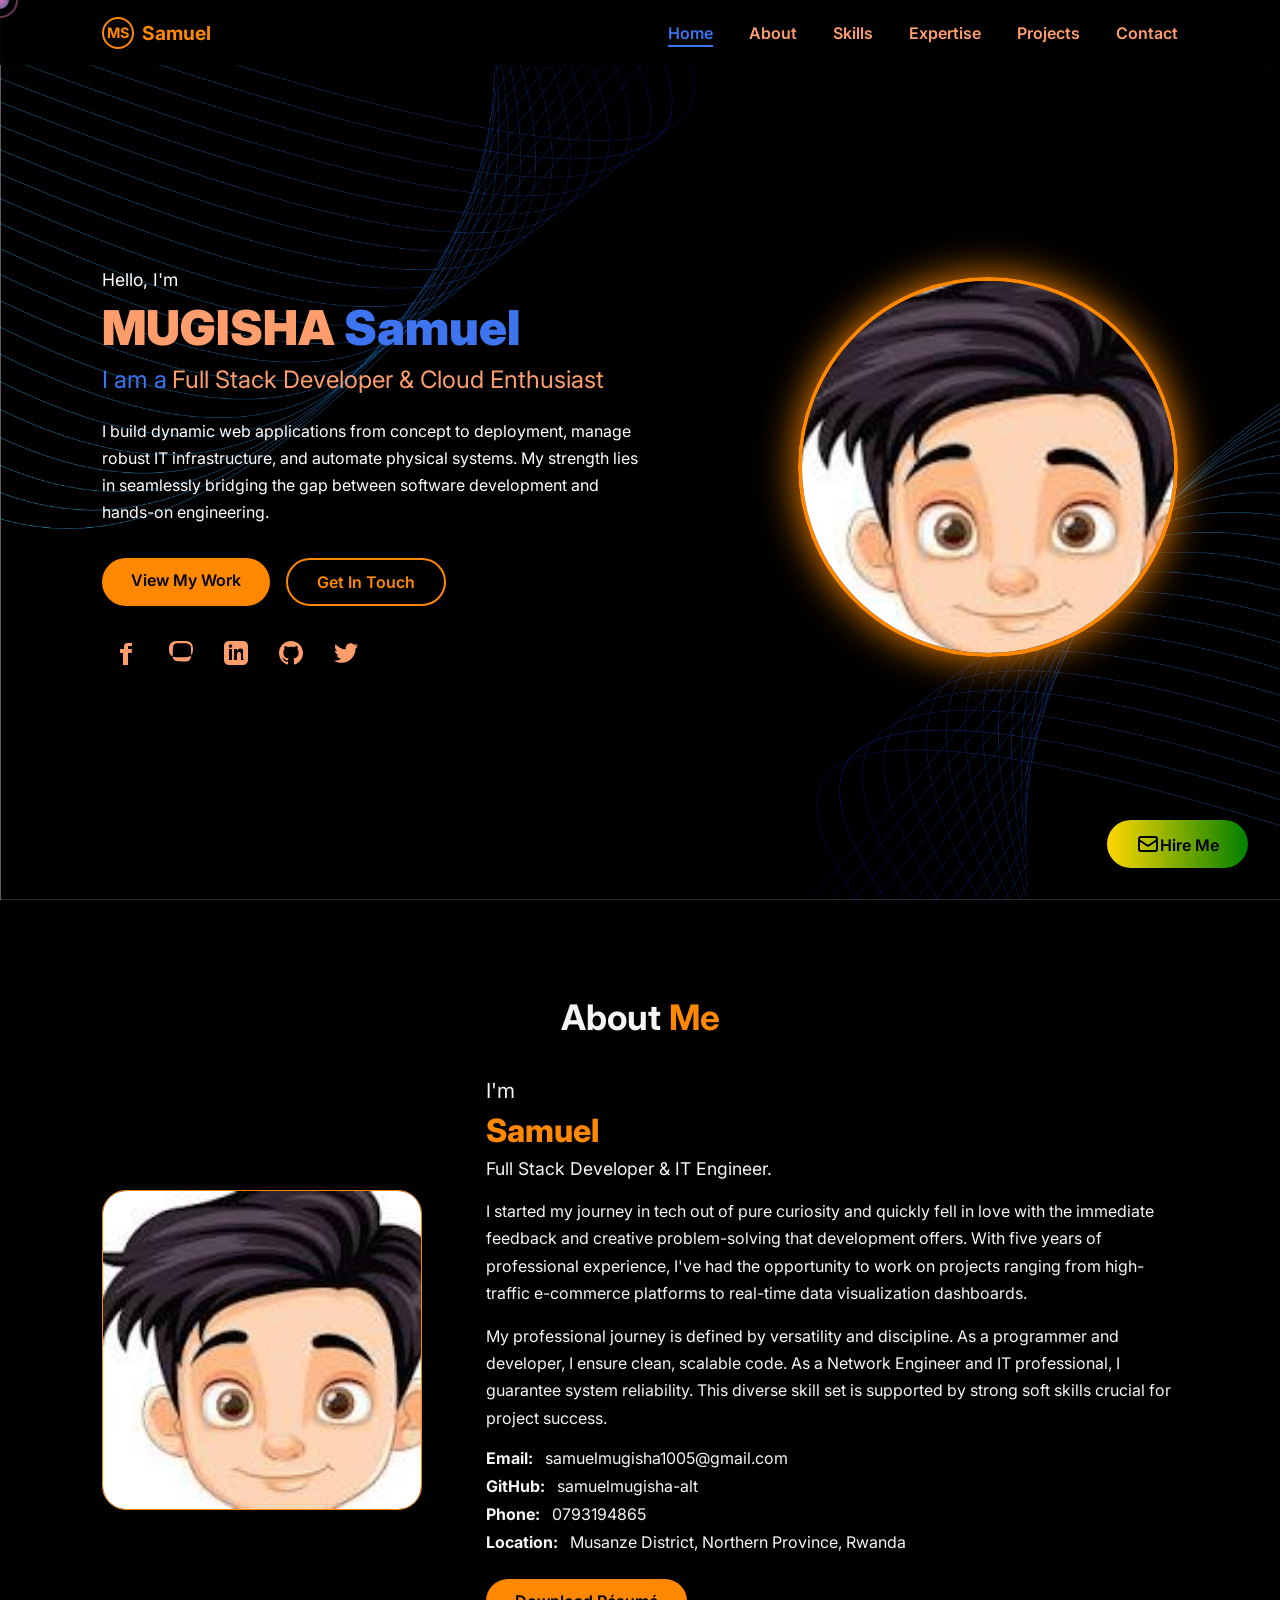
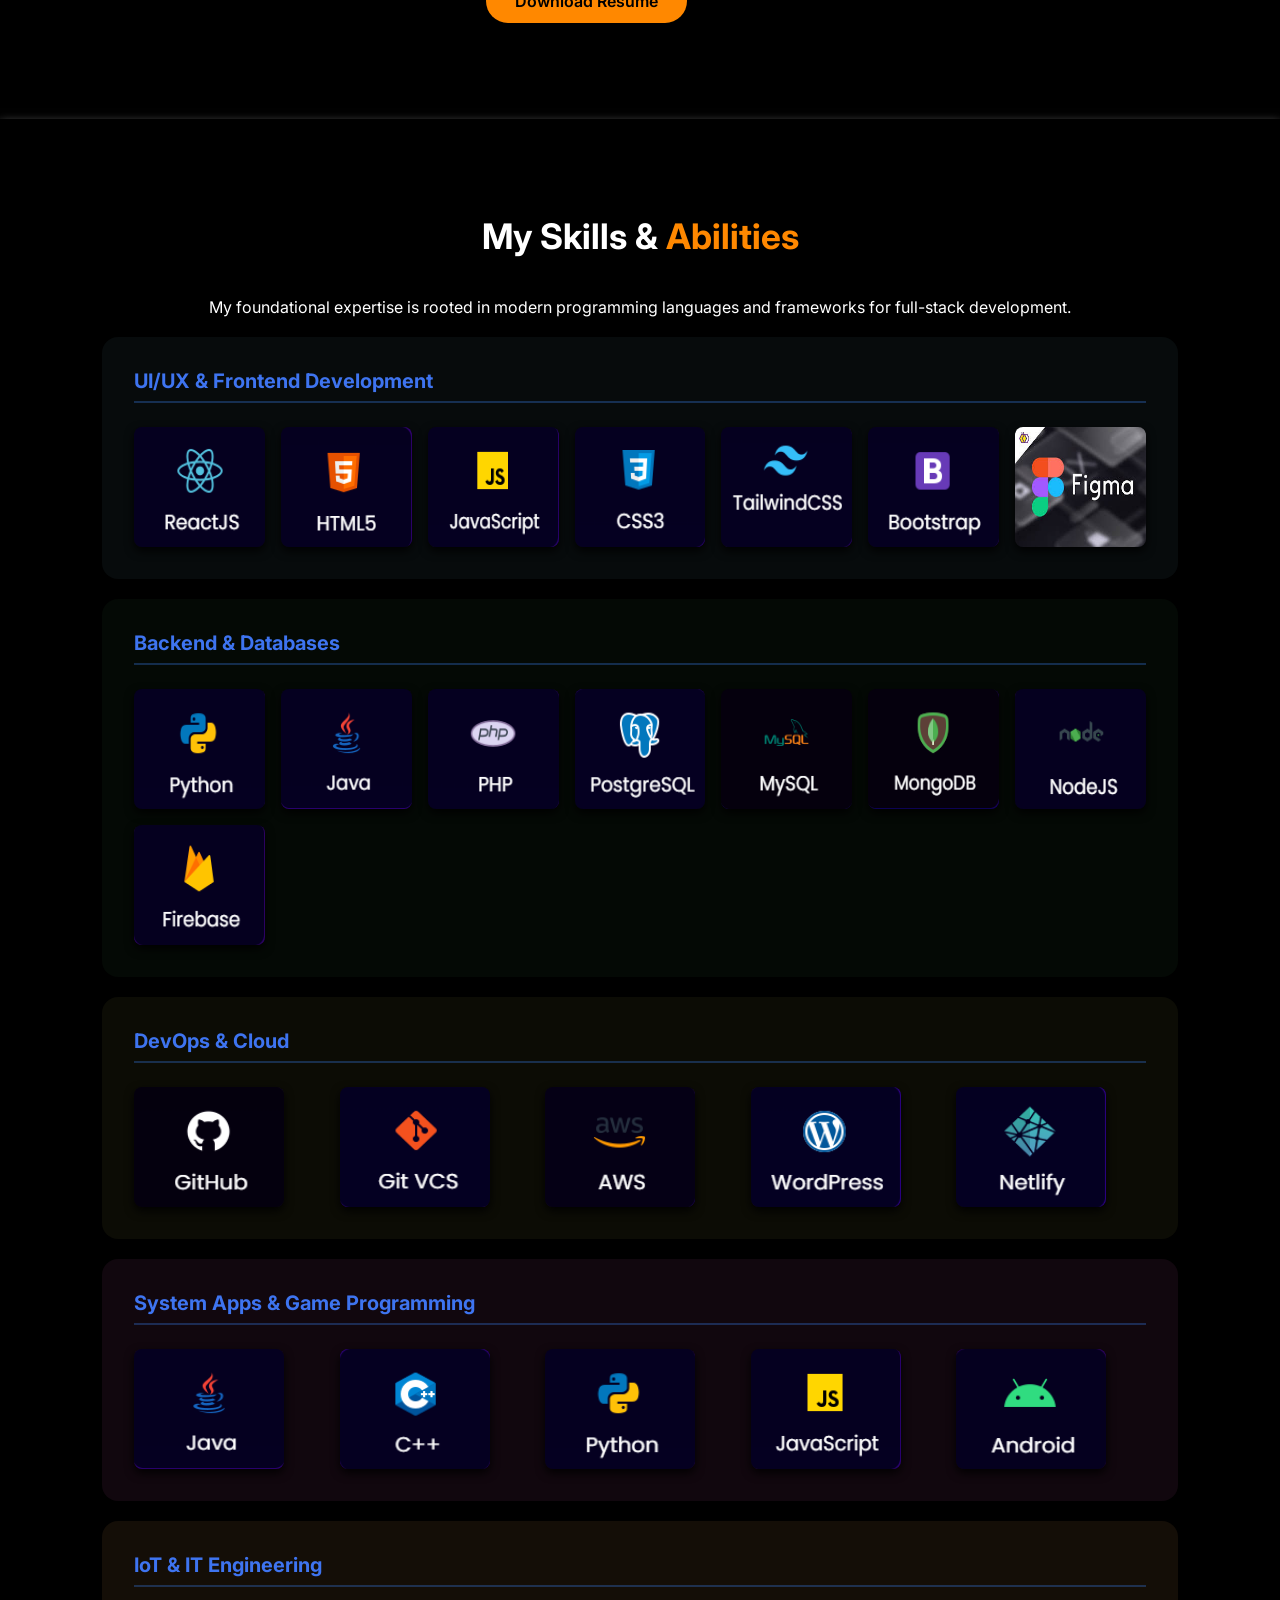
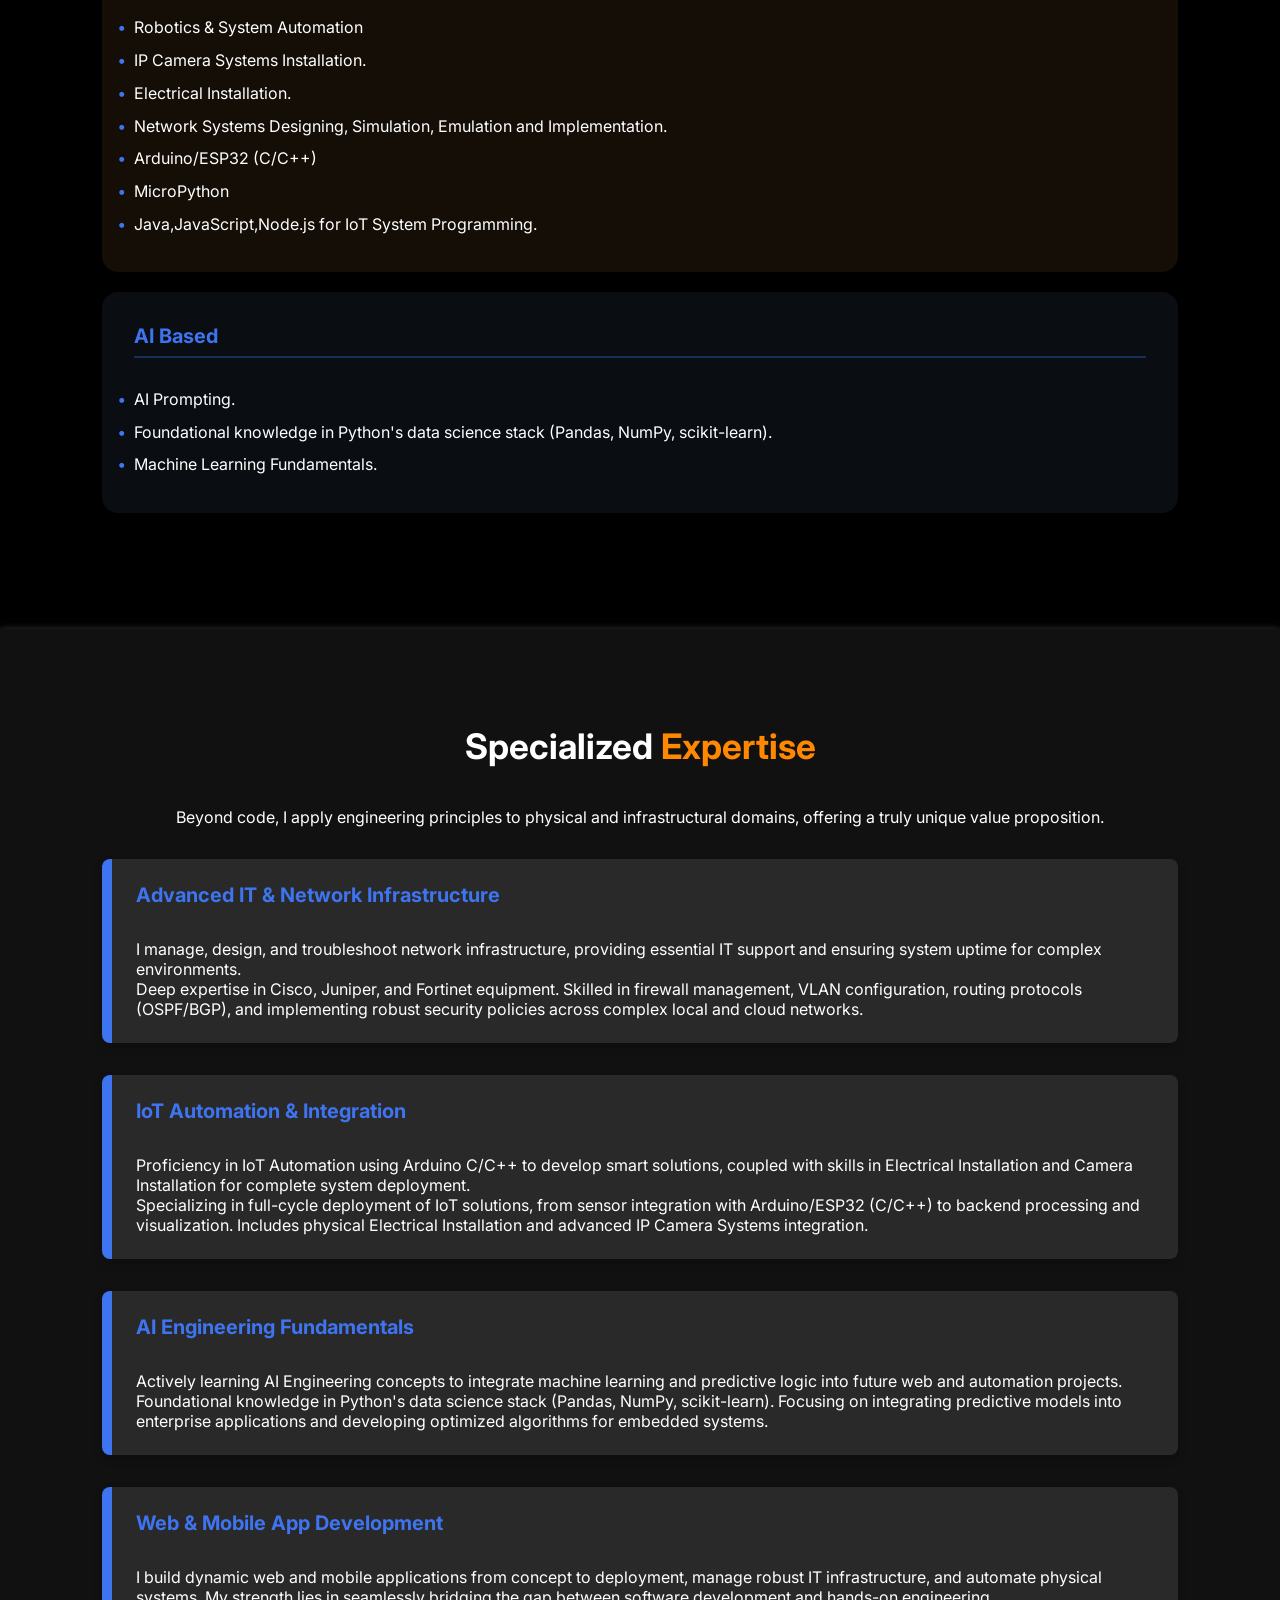
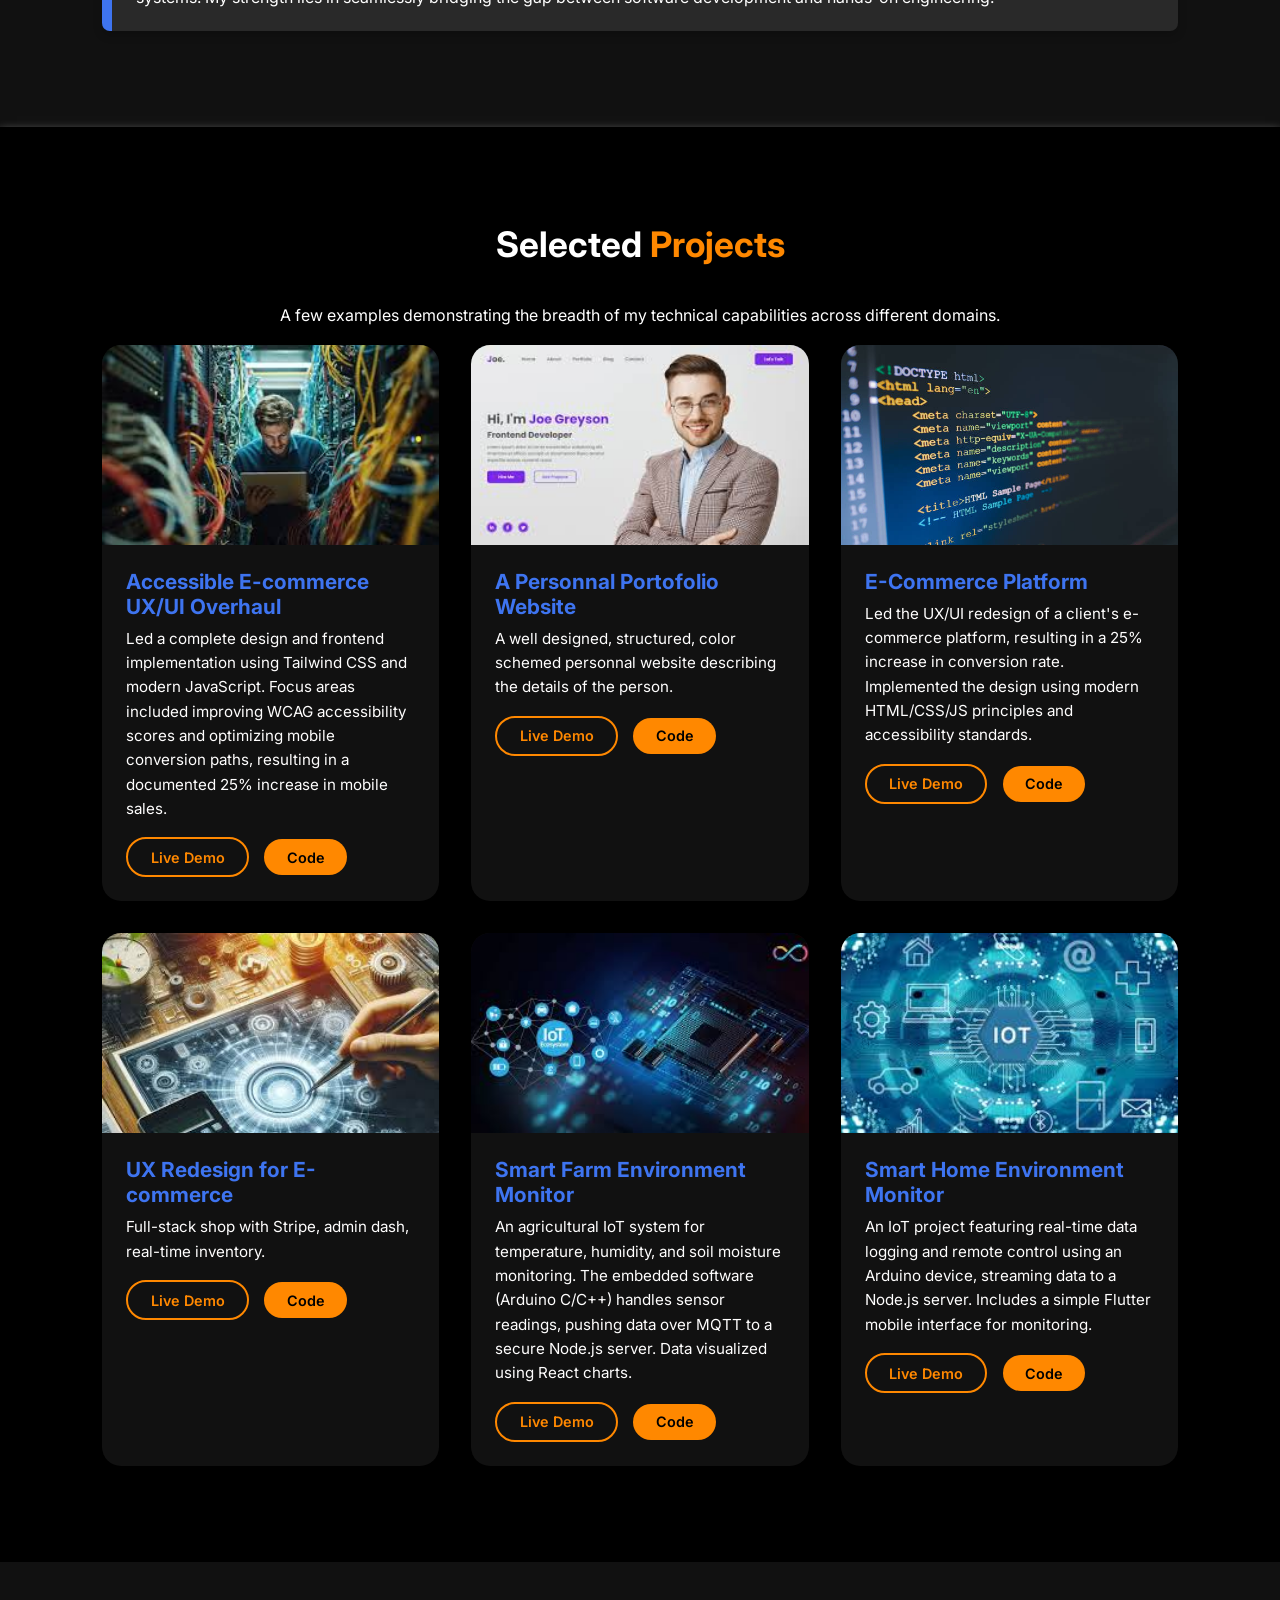
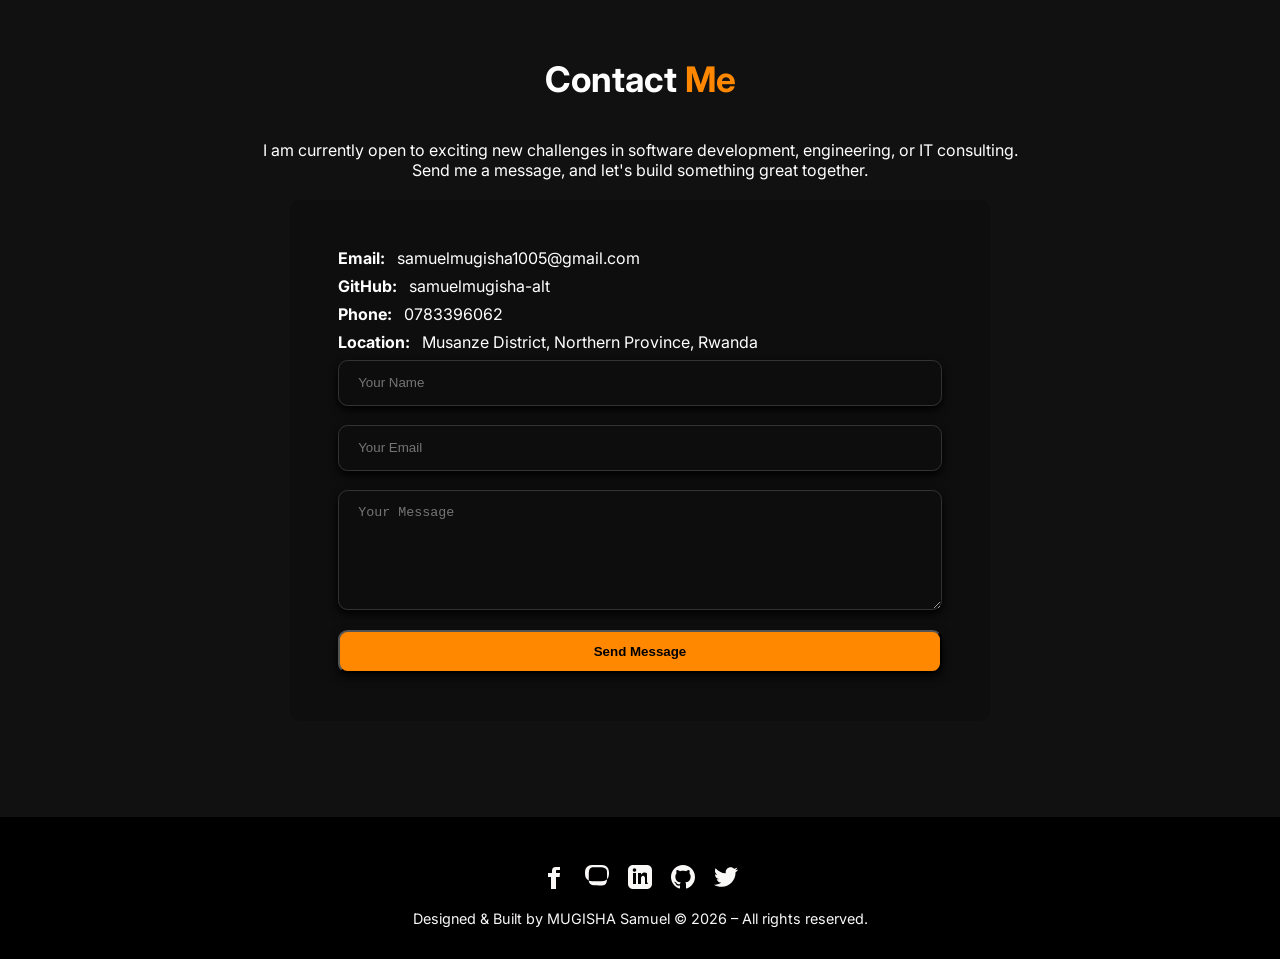
<file: index.html>
<!DOCTYPE html>
<html lang="en">
<head>
    <meta charset="UTF-8">
    <meta name="viewport" content="width=device-width, initial-scale=1.0">
    <title>Portfolio | MUGISHA Samuel</title>
    <link href="https://fonts.googleapis.com/css2?family=Inter:wght@300;400;600;700;900&display=swap" rel="stylesheet">
    <link rel="stylesheet" href="samPorto.css">
    <meta name="google-site-verification" content="3BMK1ZXsiNy8HJPuhLVzxTXezrhM3nAVkV0230VhZ24" />
    <link rel="apple-touch-icon" sizes="180x180" href="favicon_io/apple-touch-icon.png">
<link rel="icon" type="image/png" sizes="32x32" href="favicon_io/favicon-32x32.png">
<link rel="icon" type="image/png" sizes="16x16" href="favicon_io/favicon-16x16.png">
<link rel="manifest" href="favicon_io/site.webmanifest">
</head>
<body>

    <!-- ---------- CURSOR + FOLLOWER ---------- -->
    <div class="cursor" id="cursor"></div>
    <div class="cursor-follower" id="cursorFollower"></div>

    <!-- Floating particles for click effects -->
    <div id="particles-container"></div>

    <!-- Floating Contact Button -->
    <a href="#contact" class="floating-btn">
        <svg class="w-6 h-6" width="24" height="24" fill="none" stroke="currentColor" viewBox="0 0 24 24" xmlns="http://www.w3.org/2000/svg"><path stroke-linecap="round" stroke-linejoin="round" stroke-width="2" d="M3 8l7.89 5.26a2 2 0 002.22 0L21 8M5 19h14a2 2 0 002-2V7a2 2 0 00-2-2H5a2 2 0 00-2 2v10a2 2 0 002 2z"></path></svg>
        <span>Hire Me</span>
    </a>


    <!-- ---------- HEADER ---------- -->
    <header id="header">
        <div class="logo-wrap">
            <div class="logo">MS</div>
            <div class="brand">Samuel</div>
        </div>
        <nav>
            <a href="#home" class="active">Home</a>
            <a href="#about">About</a>
            <a href="#skills">Skills</a>
            <a href="#expertise">Expertise</a>
            <a href="#projects">Projects</a>
            <a href="#contact">Contact</a>
        </nav>
        <button id="menu-btn">☰</button>
    </header>

    <div id="mobile-nav">
        <button id="close-btn">✕</button>
        <a href="#home">Home</a>
            <a href="#about">About</a>
            <a href="#skills">Skills</a>
            <a href="#expertise">Expertise</a>
            <a href="#projects">Projects</a>
            <a href="#contact">Contact</a>
    </div>

    <main>
        
        <section id="home">

            <div class="hero-inner">
                <div class="hero-text">
                    <div class="greeting">Hello, I'm</div>
                    <h1 class="hero-name">MUGISHA <span style="color: var(--color-accent);">Samuel</span></h1>
                    <div class="hero-title" style="display: flex;flex-direction: row;">
                        <span style="color: var(--color-accent);margin-right: 5px;">I am a</span>
                        <div class="typewriter" id="writer"></div>
                    </div>
                    <p class="bio">
                        I build dynamic web applications from concept to deployment, manage robust IT infrastructure, and automate physical systems. My strength lies in seamlessly bridging the gap between software development and hands-on engineering.
                    </p>
                    <div class="btns">
                        <a href="#projects" class="btn primary">View My Work</a>
                        <a href="#contact" class="btn secondary">Get In Touch</a>
                    </div>
                    <div class="social-links">
                <a href="https://facebook.com" target="_blank" rel="noreferrer" aria-label="Facebook">
                    <svg width="24" height="24" viewBox="0 0 24 24" fill="currentColor" xmlns="http://www.w3.org/2000/svg"><path d="M9 8h-3v4h3v12h5v-12h3.642l.358-4h-4v-1.667c0-.955.192-1.333 1.133-1.333h2.867v-3h-4.333c-2.454 0-3.667 1.487-3.667 4.075v1.925z"/></svg>
                </a>
                <a href="https://instagram.com" target="_blank" rel="noreferrer" aria-label="Instagram">
                    <svg width="24" height="24" viewBox="0 0 24 24" fill="currentColor" xmlns="http://www.w3.org/2000/svg"><path d="M12 2.163c3.204 0 3.584.012 4.85.07 3.252.148 4.772 1.918 4.981 3.297.211 1.378.196 1.76.196 4.839 0 3.203.012 3.584-.07 4.85-0.148 3.252-1.918 4.772-3.297 4.981-1.378.211-1.76.196-4.839.196-3.203 0-3.584-.012-4.85-.07-3.252-.148-4.772-1.918-4.981-3.297-.211-1.378-.196-1.76-.196-4.839 0-3.204-.012-3.584.07-4.85 0.148-3.252 1.918-4.772 3.297-4.981 1.378-.211 1.76-.196 4.839-.196zm0-2.163c-3.259 0-3.667.014-4.942.071-4.438.204-6.793 2.57-7.001 7.001-.06.325-.102.66-.102 1.056s.042.731.102 1.056c.208 4.43 2.563 6.797 7.001 7.001 1.275.057 1.683.071 4.942.071 3.259 0 3.668-.014 4.943-.071 4.438-.204 6.797-2.57 7.001-7.001.06-.325.102-.66.102-1.056s-.042-.731-.102-1.056c-.203-4.43-2.56-6.797-7.001-7.001-1.275-.057-1.683-.071-4.943-.071z"/></svg>
                </a>
                <a href="https://linkedin.com" target="_blank" rel="noreferrer" aria-label="LinkedIn">
                    <svg width="24" height="24" viewBox="0 0 24 24" fill="currentColor" xmlns="http://www.w3.org/2000/svg"><path d="M19 0h-14c-2.761 0-5 2.239-5 5v14c0 2.761 2.239 5 5 5h14c2.762 0 5-2.239 5-5v-14c0-2.761-2.238-5-5-5zm-11 19h-3v-11h3v11zm-1.5-12.268c-.966 0-1.75-.79-1.75-1.764s.784-1.764 1.75-1.764 1.75.79 1.75 1.764-.783 1.764-1.75 1.764zm13.5 12.268h-3v-5.604c0-3.368-4-3.359-4 0v5.604h-3v-11h3v1.765c1.393-2.607 4.542-2.673 5.483-1.794l.517.581v8.448z"/></svg>
                </a>
                <a href="https://github.com" target="_blank" rel="noreferrer" aria-label="GitHub">
                    <svg width="24" height="24" viewBox="0 0 24 24" fill="currentColor" xmlns="http://www.w3.org/2000/svg"><path d="M12 0c-6.626 0-12 5.373-12 12 0 5.302 3.438 9.8 8.207 11.387.599.111.793-.261.793-.577v-2.234c-3.338.726-4.033-1.416-4.033-1.416-.546-1.387-1.333-1.756-1.333-1.756-1.082-.741.082-.725.082-.725 1.205.083 1.839 1.237 1.839 1.237 1.07 1.834 2.807 1.304 3.492.997.107-.775.418-1.303.762-1.604-2.665-.305-5.467-1.334-5.467-5.931 0-1.311.464-2.381 1.236-3.221-.124-.303-.535-1.524.117-3.176 0 0 1.008-.322 3.301 1.23.957-.266 1.983-.399 3.003-.404 1.02.005 2.046.138 3.003.404 2.292-1.552 3.301-1.23 3.301-1.23.653 1.653.242 2.873.118 3.176.772.84 1.236 1.911 1.236 3.221 0 4.609-2.807 5.624-5.479 5.921.43.372.823 1.102.823 2.222v3.293c0 .319.192.694.801.576C20.564 21.797 24 17.299 24 12c0-6.627-5.373-12-12-12z"/></svg>
                </a>
                <a href="https://twitter.com" target="_blank" rel="noreferrer" aria-label="Twitter">
                    <svg width="24" height="24" viewBox="0 0 24 24" fill="currentColor" xmlns="http://www.w3.org/2000/svg"><path d="M24 4.557c-.883.392-1.832.656-2.822.77c1.017-.609 1.795-1.574 2.16-2.723-.951.566-2.005.977-3.128 1.195-.898-.96-2.173-1.56-3.593-1.56-2.719 0-4.922 2.203-4.922 4.922 0 .385.044.755.127 1.11C7.817 8.356 4.1 6.31 1.637 3.272c-.422.723-.665 1.566-.665 2.472 0 1.706.87 3.21 2.188 4.094-.803-.025-1.565-.247-2.228-.614v.063c0 2.383 1.696 4.378 3.945 4.828-.413.112-.847.171-1.29.171-.316 0-.623-.031-.921-.088.627 1.956 2.443 3.38 4.6 3.42c-1.68 1.318-3.8 2.106-6.115 2.106-.398 0-.79-.023-1.173-.069 2.179 1.397 4.768 2.213 7.548 2.213 9.057 0 14.008-7.502 14.008-14.01 0-.214-.005-.426-.014-.637.962-.695 1.8-1.56 2.457-2.54z"/></svg>
                </a>
             </div>
                </div>
                <div class="hero-pic pic-wrap">
                    <img src="cartoon pic.jfif" alt="Samuel">
                </div>
            </div>
        </section>

        <!-- other sections unchanged -->
        <section id="about">
            <h2>About <span>Me</span></h2>
            <div class="about-wrap">
                <div class="about-pic pic-wrap" ><img src="cartoon pic.jfif" alt="Samuel"></div>
                <div class="about-txt">
                    <div class="label">I'm</div>
                    <div class="name">Samuel</div>
                    <div class="role">Full Stack Developer & IT Engineer.</div>
                    <p>I started my journey in tech out of pure curiosity and quickly fell in love with the immediate feedback and creative problem-solving that development offers. With five years of professional experience, I've had the opportunity to work on projects ranging from high-traffic e-commerce platforms to real-time data visualization dashboards.</p>
                    <p>My professional journey is defined by versatility and discipline. As a programmer and developer, I ensure clean, scalable code. As a Network Engineer and IT professional, I guarantee system reliability. This diverse skill set is supported by strong soft skills crucial for project success.</p>
                    <div class="contact-line"><strong>Email:</strong> samuelmugisha1005@gmail.com</div>
                    <div class="contact-line"><strong>GitHub:</strong> samuelmugisha-alt</div>
                    <div class="contact-line"><strong>Phone:</strong> 0793194865</div>
                    <div class="contact-line"><strong>Location:</strong> Musanze District, Northern Province, Rwanda</div>
                    <a href="#contact" class="btn primary" style="margin-top:1.2rem;">Download Résumé</a>
                </div>
            </div>
        </section>

        <section id="skills">
            <h2>My Skills & <span>Abilities</span></h2>
            <div class="about-section">My foundational expertise is rooted in modern programming languages and frameworks for full-stack development.</div>
            <div class="skills-container">
                
                <div class="skill-card one" >
                    <h3>UI/UX & Frontend Development   </h3>
                    <div class="skills-grid">
                        <img src="reactjs.PNG" alt="" id="skill-img">
                        <img src="html5.PNG" alt="" id="skill-img">
                        <img src="js.PNG" alt="" id="skill-img">
                        <img src="css3.PNG" alt="" id="skill-img">
                        <img src="tailwind.PNG" alt="" id="skill-img">
                        <img src="bootstrapcss.PNG" alt="" id="skill-img">
                        <img src="figma.jfif" alt="" id="skill-img">
                    </div>
                </div>
                
                <div class="skill-card two">
                    <h3>Backend & Databases</h3>
                    <div class="skills-grid">
                        <img src="py.PNG" alt="" id="skill-img">
                        <img src="java.PNG" alt="" id="skill-img">
                        <img src="php.PNG" alt="" id="skill-img">
                        <img src="postagresql.PNG" alt="" id="skill-img">
                        <img src="mysql.PNG" alt="" id="skill-img">
                        <img src="mongodb.PNG" alt="" id="skill-img">
                        <img src="nodejs.PNG" alt="" id="skill-img">
                        <img src="firebase.PNG" alt="" id="skill-img">
                    </div>
                </div>

                <div class="skill-card three">
                    <h3>DevOps & Cloud</h3>
                    <div class="skills-grid">
                        <img src="github.PNG" alt="" id="skill-img">
                        <img src="gitvcs.PNG" alt="" id="skill-img">
                        <img src="aws.PNG" alt="" id="skill-img">
                        <img src="wordpress.PNG" alt="" id="skill-img">
                        <img src="netlify.PNG" alt="" id="skill-img">
                    </div>
                </div>

                <div class="skill-card four">
                    <h3>System Apps & Game Programming</h3>
                    <div class="skills-grid">
                        <img src="java.PNG" alt="" id="skill-img">
                        <img src="c++.PNG" alt="" id="skill-img">
                        <img src="py.PNG" alt="" id="skill-img">
                        <img src="js.PNG" alt="" id="skill-img">
                        <img src="android.PNG" alt="" id="skill-img">
                    </div>
                </div>

                <div class="skill-card five">
                    <h3>IoT & IT Engineering</h3>
                    <ul class="skill-list">
                        <li>Robotics & System Automation</li>
                        <li>IP Camera Systems Installation.</li>
                        <li>Electrical Installation.</li>
                        <li>Network Systems Designing, Simulation, Emulation and Implementation.</li>
                        <li>Arduino/ESP32 (C/C++)</li>
                        <li>MicroPython</li>
                        <li>Java,JavaScript,Node.js for IoT System Programming.</li>
                        
                    </ul>
                </div>

                <div class="skill-card six">
                    <h3>AI Based </h3>
                    <ul class="skill-list">
                        <li>AI Prompting.</li>
                        <li>Foundational knowledge in Python's data science stack (Pandas, NumPy, scikit-learn).</li>
                        <li>Machine Learning Fundamentals.</li>
                    </ul>
                </div>
                
            </div>

        </section>

        <section id="expertise">
            <h2>Specialized <span>Expertise</span></h2>
            <div class="about-section">Beyond code, I apply engineering principles to physical and infrastructural domains, offering a truly unique value proposition.</div>
            <div class="expertise-card">
                    <h3 style="margin-top: 0;">Advanced IT & Network Infrastructure</h3>
                    <p>I manage, design, and troubleshoot network infrastructure, providing essential IT support and ensuring system uptime for complex environments.</p>
                    <p>Deep expertise in Cisco, Juniper, and Fortinet equipment. Skilled in firewall management, VLAN configuration, routing protocols (OSPF/BGP), and implementing robust security policies across complex local and cloud networks.</p>
                </div>

                <div class="expertise-card">
                    <h3 style="margin-top: 0;">IoT Automation & Integration</h3>
                    <p>Proficiency in IoT Automation using Arduino C/C++ to develop smart solutions, coupled with skills in Electrical Installation and Camera Installation for complete system deployment.</p>
                    <p>Specializing in full-cycle deployment of IoT solutions, from sensor integration with Arduino/ESP32 (C/C++) to backend processing and visualization. Includes physical Electrical Installation and advanced IP Camera Systems integration.</p>
                </div>

                 <div class="expertise-card">
                    <h3 style="margin-top: 0;">AI Engineering Fundamentals</h3>
                    <p>Actively learning AI Engineering concepts to integrate machine learning and predictive logic into future web and automation projects.</p>
                    <p>Foundational knowledge in Python's data science stack (Pandas, NumPy, scikit-learn). Focusing on integrating predictive models into enterprise applications and developing optimized algorithms for embedded systems.</p>
                </div>

                 <div class="expertise-card">
                    <h3 style="margin-top: 0;">Web & Mobile App Development</h3>
                    <p>I build dynamic web and mobile applications from concept to deployment, manage robust IT infrastructure, and automate physical systems. My strength lies in seamlessly bridging the gap between software development and hands-on engineering.</p>
                </div>

        </section>


        <section id="projects">
            <h2>Selected <span>Projects</span></h2>
            <div class="about-section">A few examples demonstrating the breadth of my technical capabilities across different domains.</div>
            <div class="projects-grid">
                <div class="project-card">
                    <img src="images (15).jfif" alt="Project">
                    <div class="project-info">
                        <h3>Accessible E-commerce UX/UI Overhaul</h3>
                        <p>Led a complete design and frontend implementation using Tailwind CSS and modern JavaScript. Focus areas included improving WCAG accessibility scores and optimizing mobile conversion paths, resulting in a documented 25% increase in mobile sales.</p>
                        <a href="https://github.com" target="_blank" rel="noreferrer" class="btn secondary">Live Demo</a>
                        <a href="Error.html" class="btn primary" style="margin-left:.7rem;">Code</a>
                    </div>
                </div>
                
                <div class="project-card">
                    <img src="images (2).jfif" alt="Project">
                    <div class="project-info">
                        <h3>A Personnal Portofolio Website</h3>
                        <p>A well designed, structured, color schemed personnal website describing the details of the person.</p>
                        <a href="https://github.com" target="_blank" rel="noreferrer" class="btn secondary">Live Demo</a>
                        <a href="Error.html" class="btn primary" style="margin-left:.7rem;">Code</a>
                    </div>
                </div>

                <div class="project-card">
                    <img src="11.jpg" alt="Project">
                    <div class="project-info">
                        <h3>E-Commerce Platform</h3>
                        <p>Led the UX/UI redesign of a client's e-commerce platform, resulting in a 25% increase in conversion rate. Implemented the design using modern HTML/CSS/JS principles and accessibility standards.</p>
                        <a href="https://github.com" target="_blank" rel="noreferrer" class="btn secondary">Live Demo</a>
                        <a href="Error.html" class="btn primary" style="margin-left:.7rem;">Code</a>
                    </div>
                </div>

                <div class="project-card">
                    <img src="images (17).jfif" alt="Project">
                    <div class="project-info">
                        <h3>UX Redesign for E-commerce</h3>
                        <p>Full-stack shop with Stripe, admin dash, real-time inventory.</p>
                        <a href="https://github.com" target="_blank" rel="noreferrer" class="btn secondary">Live Demo</a>
                        <a href="Error.html" class="btn primary" style="margin-left:.7rem;">Code</a>
                    </div>
                </div>

                <div class="project-card">
                    <img src="images (12).jfif" alt="Project">
                    <div class="project-info">
                        <h3>Smart Farm Environment Monitor</h3>
                        <p>An agricultural IoT system for temperature, humidity, and soil moisture monitoring. The embedded software (Arduino C/C++) handles sensor readings, pushing data over MQTT to a secure Node.js server. Data visualized using React charts.</p>
                        <a href="https://github.com" target="_blank" rel="noreferrer" class="btn secondary">Live Demo</a>
                        <a href="Error.html" class="btn primary" style="margin-left:.7rem;">Code</a>
                    </div>
                </div>
                

                <div class="project-card">
                    <img src="images (11).jfif" alt="Project">
                    <div class="project-info">
                        <h3>Smart Home Environment Monitor</h3>
                        <p>An IoT project featuring real-time data logging and remote control using an Arduino device, streaming data to a Node.js server. Includes a simple Flutter mobile interface for monitoring.</p>
                        <a href="https://github.com" target="_blank" rel="noreferrer" class="btn secondary">Live Demo</a>
                        <a href="Error.html" class="btn primary" style="margin-left:.7rem;">Code</a>
                    </div>
                </div>
            </div>
        </section>

        <section id="contact">
            <h2>Contact <span>Me</span></h2>
            <div class="about-section">I am currently open to exciting new challenges in software development, engineering, or IT consulting. <br> Send me a message, and let's build something great together.</div>
            <div class="contact-wrap">
                <div class="contact-line" id="contact-line"><strong>Email:</strong> samuelmugisha1005@gmail.com</div>
                    <div class="contact-line" id="contact-line"><strong>GitHub:</strong> samuelmugisha-alt</div>
                    <div class="contact-line" id="contact-line"><strong>Phone:</strong> 0783396062</div>
                    <div class="contact-line" id="contact-line"><strong>Location:</strong> Musanze District, Northern Province, Rwanda</div>
                <form action="https://formspree.io/f/samuelmugisha1005@gmail.com" method="POST">
                    <input type="text" name="name" placeholder="Your Name" required>
                    <input type="email" name="email" placeholder="Your Email" required>
                    <textarea name="message" rows="6" placeholder="Your Message" required></textarea>
                    <button type="submit" class="btn primary">Send Message</button>
                </form>
            </div>
        </section>
    </main>

    <footer>
        <div class="social">
        <a href="https://facebook.com" target="_blank" rel="noreferrer" aria-label="Facebook">
                    <svg width="24" height="24" viewBox="0 0 24 24" fill="currentColor" xmlns="http://www.w3.org/2000/svg"><path d="M9 8h-3v4h3v12h5v-12h3.642l.358-4h-4v-1.667c0-.955.192-1.333 1.133-1.333h2.867v-3h-4.333c-2.454 0-3.667 1.487-3.667 4.075v1.925z"/></svg>
                </a>
                <a href="https://instagram.com" target="_blank" rel="noreferrer" aria-label="Instagram">
                    <svg width="24" height="24" viewBox="0 0 24 24" fill="currentColor" xmlns="http://www.w3.org/2000/svg"><path d="M12 2.163c3.204 0 3.584.012 4.85.07 3.252.148 4.772 1.918 4.981 3.297.211 1.378.196 1.76.196 4.839 0 3.203.012 3.584-.07 4.85-0.148 3.252-1.918 4.772-3.297 4.981-1.378.211-1.76.196-4.839.196-3.203 0-3.584-.012-4.85-.07-3.252-.148-4.772-1.918-4.981-3.297-.211-1.378-.196-1.76-.196-4.839 0-3.204-.012-3.584.07-4.85 0.148-3.252 1.918-4.772 3.297-4.981 1.378-.211 1.76-.196 4.839-.196zm0-2.163c-3.259 0-3.667.014-4.942.071-4.438.204-6.793 2.57-7.001 7.001-.06.325-.102.66-.102 1.056s.042.731.102 1.056c.208 4.43 2.563 6.797 7.001 7.001 1.275.057 1.683.071 4.942.071 3.259 0 3.668-.014 4.943-.071 4.438-.204 6.797-2.57 7.001-7.001.06-.325.102-.66.102-1.056s-.042-.731-.102-1.056c-.203-4.43-2.56-6.797-7.001-7.001-1.275-.057-1.683-.071-4.943-.071z"/></svg>
                </a>
                <a href="https://linkedin.com" target="_blank" rel="noreferrer" aria-label="LinkedIn">
                    <svg width="24" height="24" viewBox="0 0 24 24" fill="currentColor" xmlns="http://www.w3.org/2000/svg"><path d="M19 0h-14c-2.761 0-5 2.239-5 5v14c0 2.761 2.239 5 5 5h14c2.762 0 5-2.239 5-5v-14c0-2.761-2.238-5-5-5zm-11 19h-3v-11h3v11zm-1.5-12.268c-.966 0-1.75-.79-1.75-1.764s.784-1.764 1.75-1.764 1.75.79 1.75 1.764-.783 1.764-1.75 1.764zm13.5 12.268h-3v-5.604c0-3.368-4-3.359-4 0v5.604h-3v-11h3v1.765c1.393-2.607 4.542-2.673 5.483-1.794l.517.581v8.448z"/></svg>
                </a>
                <a href="https://github.com" target="_blank" rel="noreferrer" aria-label="GitHub">
                    <svg width="24" height="24" viewBox="0 0 24 24" fill="currentColor" xmlns="http://www.w3.org/2000/svg"><path d="M12 0c-6.626 0-12 5.373-12 12 0 5.302 3.438 9.8 8.207 11.387.599.111.793-.261.793-.577v-2.234c-3.338.726-4.033-1.416-4.033-1.416-.546-1.387-1.333-1.756-1.333-1.756-1.082-.741.082-.725.082-.725 1.205.083 1.839 1.237 1.839 1.237 1.07 1.834 2.807 1.304 3.492.997.107-.775.418-1.303.762-1.604-2.665-.305-5.467-1.334-5.467-5.931 0-1.311.464-2.381 1.236-3.221-.124-.303-.535-1.524.117-3.176 0 0 1.008-.322 3.301 1.23.957-.266 1.983-.399 3.003-.404 1.02.005 2.046.138 3.003.404 2.292-1.552 3.301-1.23 3.301-1.23.653 1.653.242 2.873.118 3.176.772.84 1.236 1.911 1.236 3.221 0 4.609-2.807 5.624-5.479 5.921.43.372.823 1.102.823 2.222v3.293c0 .319.192.694.801.576C20.564 21.797 24 17.299 24 12c0-6.627-5.373-12-12-12z"/></svg>
                </a>
                <a href="https://twitter.com" target="_blank" rel="noreferrer" aria-label="Twitter">
                    <svg width="24" height="24" viewBox="0 0 24 24" fill="currentColor" xmlns="http://www.w3.org/2000/svg"><path d="M24 4.557c-.883.392-1.832.656-2.822.77c1.017-.609 1.795-1.574 2.16-2.723-.951.566-2.005.977-3.128 1.195-.898-.96-2.173-1.56-3.593-1.56-2.719 0-4.922 2.203-4.922 4.922 0 .385.044.755.127 1.11C7.817 8.356 4.1 6.31 1.637 3.272c-.422.723-.665 1.566-.665 2.472 0 1.706.87 3.21 2.188 4.094-.803-.025-1.565-.247-2.228-.614v.063c0 2.383 1.696 4.378 3.945 4.828-.413.112-.847.171-1.29.171-.316 0-.623-.031-.921-.088.627 1.956 2.443 3.38 4.6 3.42c-1.68 1.318-3.8 2.106-6.115 2.106-.398 0-.79-.023-1.173-.069 2.179 1.397 4.768 2.213 7.548 2.213 9.057 0 14.008-7.502 14.008-14.01 0-.214-.005-.426-.014-.637.962-.695 1.8-1.56 2.457-2.54z"/></svg>
                </a>    
        </div>
        <p>Designed & Built by MUGISHA Samuel &copy; <span id="yr"></span> – All rights reserved.</p>
    </footer>

    <script>

        /* ---------- CURSOR + FOLLOWER ---------- */
        const cursor = document.getElementById('cursor');
        const follower = document.getElementById('cursorFollower');
        let mouseX = 0, mouseY = 0;
        document.addEventListener('mousemove', e => {
            mouseX = e.clientX;
            mouseY = e.clientY;
            cursor.style.left = mouseX + 'px';
            cursor.style.top = mouseY + 'px';
            setTimeout(() => {
                follower.style.left = mouseX + 'px';
                follower.style.top = mouseY + 'px';
            }, 100);
        });
        document.querySelectorAll('a, button, #menu-btn').forEach(el => {
            el.addEventListener('mouseenter', () => {
                cursor.classList.add('hover');
                follower.classList.add('hover');
            });
            el.addEventListener('mouseleave', () => {
                cursor.classList.remove('hover');
                follower.classList.remove('hover');
            });
        });

        // /* ---------- MOBILE NAV ---------- -->
        const menuBtn = document.getElementById('menu-btn');
        const closeBtn = document.getElementById('close-btn');
        const mobileNav = document.getElementById('mobile-nav');
        menuBtn.addEventListener('click', () => mobileNav.classList.add('open'));
        closeBtn.addEventListener('click', () => mobileNav.classList.remove('open'));
        mobileNav.querySelectorAll('a').forEach(link => {
            link.addEventListener('click', () => mobileNav.classList.remove('open'));
        });

         // /* ---------- NAV ACTIVE ---------- -->
        const navLinks = document.querySelectorAll('nav a, #mobile-nav a');
        const sections = document.querySelectorAll('section');
        window.addEventListener('scroll', () => {
            let current = '';
            sections.forEach(sec => {
                const secTop = sec.offsetTop;
                const secHeight = sec.clientHeight;
                if (scrollY >= (secTop - 200)) current = sec.getAttribute('id');
            });
            navLinks.forEach(link => {
                link.classList.remove('active');
                if (link.getAttribute('href').slice(1) === current) link.classList.add('active');
            });
        });

        // Typewriter animation for hero section
        // JavaScript Logic
        const textElement = document.getElementById('writer');
        const professions = [
            "Full Stack Developer & Cloud Enthusiast",
            "Frontend Developer.",
            "Backend Developer.",
            "Web(UI/UX) Designer.",
            "IT Engineer.",
            "Network Engineer & IoT Specialist.",
            "Game And Software App Developer "
        ];

        let professionIndex = 0;
        let charIndex = 0;
        let isDeleting = false;
        let typeSpeed = 100;

        function type() {
            const currentFullText = professions[professionIndex];
           
            if (isDeleting) {
                // Remove character
                textElement.textContent = currentFullText.substring(0, charIndex - 1);
                charIndex--;
                typeSpeed = 50; // Deleting is usually faster
            } else {
                // Add character
                textElement.textContent = currentFullText.substring(0, charIndex + 1);
                charIndex++;
                typeSpeed = 50;
            }

            // Logical switch points
            if (!isDeleting && charIndex === currentFullText.length) {
                // Pause at the end of the word
                isDeleting = true;
                typeSpeed = 2000; // 2 second pause
            } else if (isDeleting && charIndex === 0) {
                isDeleting = false;
                // Move to next profession in the array
                professionIndex = (professionIndex + 1) % professions.length;
                typeSpeed = 500; // Small pause before typing new word
            }

            setTimeout(type, typeSpeed);
        }

        // Initialize animation on page load
        window.onload = type;

        /* ---------- YEAR ---------- */
        document.getElementById('yr').textContent = new Date().getFullYear();

        // Enhanced particle effects on click
        document.addEventListener('click', (e) => {
            createEnhancedParticles(e.clientX, e.clientY);
        });

        function createEnhancedParticles(x, y) {
            for (let i = 0; i < 20; i++) {
                const particle = document.createElement('div');
                particle.className = 'particle';
                const size = Math.random() * 8 + 4;
                const angle = (Math.PI * 2 * i) / 20;
                const velocity = Math.random() * 150 + 50;
                
                particle.style.cssText = `
                    position: fixed;
                    left: ${x}px;
                    top: ${y}px;
                    width: ${size}px;
                    height: ${size}px;
                    background: radial-gradient(circle, #ff81d1, #69a6fb);
                    border-radius: 50%;
                    --tx: ${Math.cos(angle) * velocity}px;
                    --ty: ${Math.sin(angle) * velocity}px;
                    z-index: 9997;
                `;
                
                document.body.appendChild(particle);
                particle.classList.add('active');
                
                setTimeout(() => particle.remove(), 2000);
            }
        }
        

    </script>
</body>

</html>
</file>
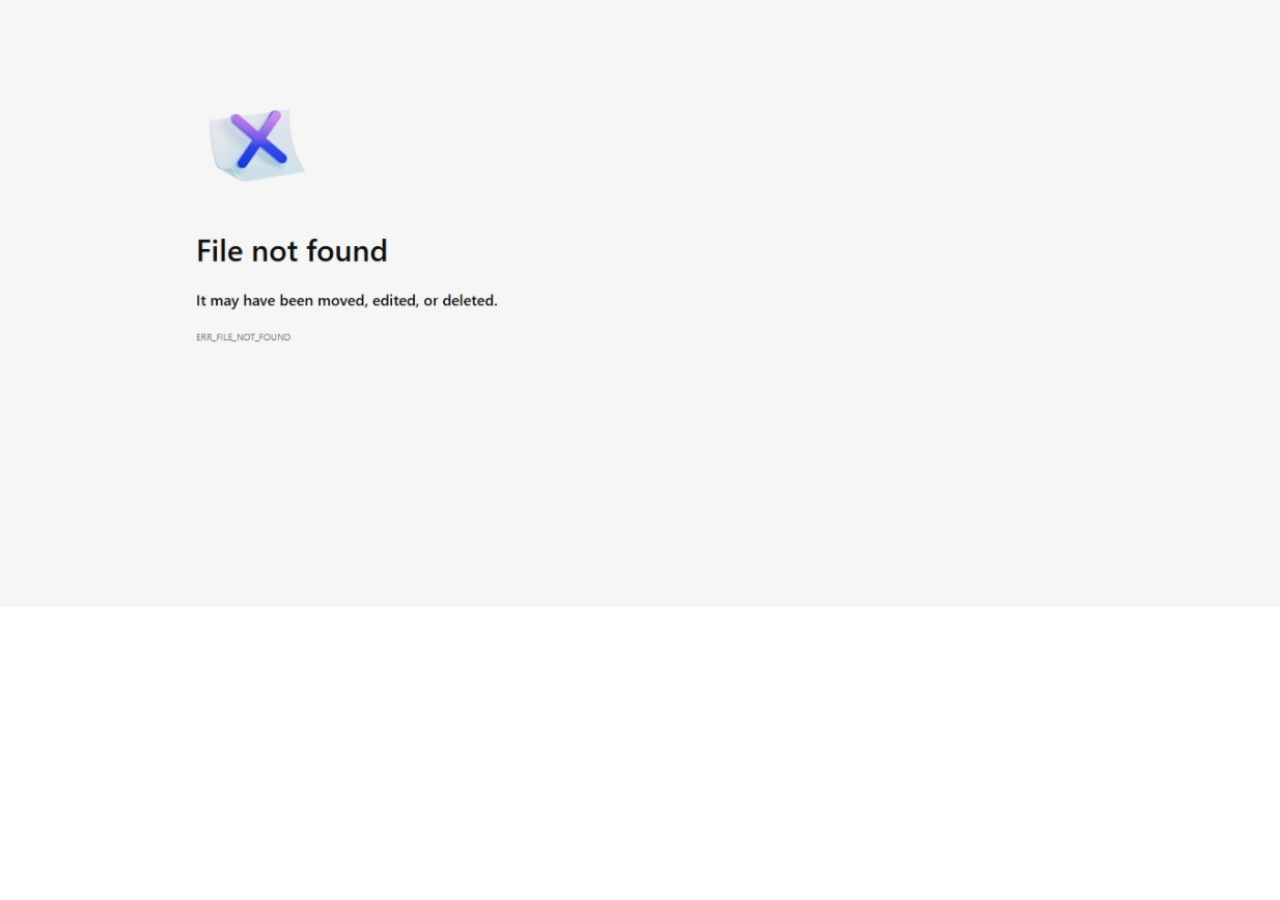
<file: sam porto error.html>
<!DOCTYPE html>
<html lang="en">
<head>
    <meta charset="UTF-8">
    <meta name="viewport" content="width=device-width, initial-scale=1.0">
    <title>error</title>
    <style>
        body{
            background-image: url("error pic.jpeg");
            background-repeat: no-repeat;
            background-size: cover;
        }
    </style>
</head>
<body >   
</body>
</html>
</file>
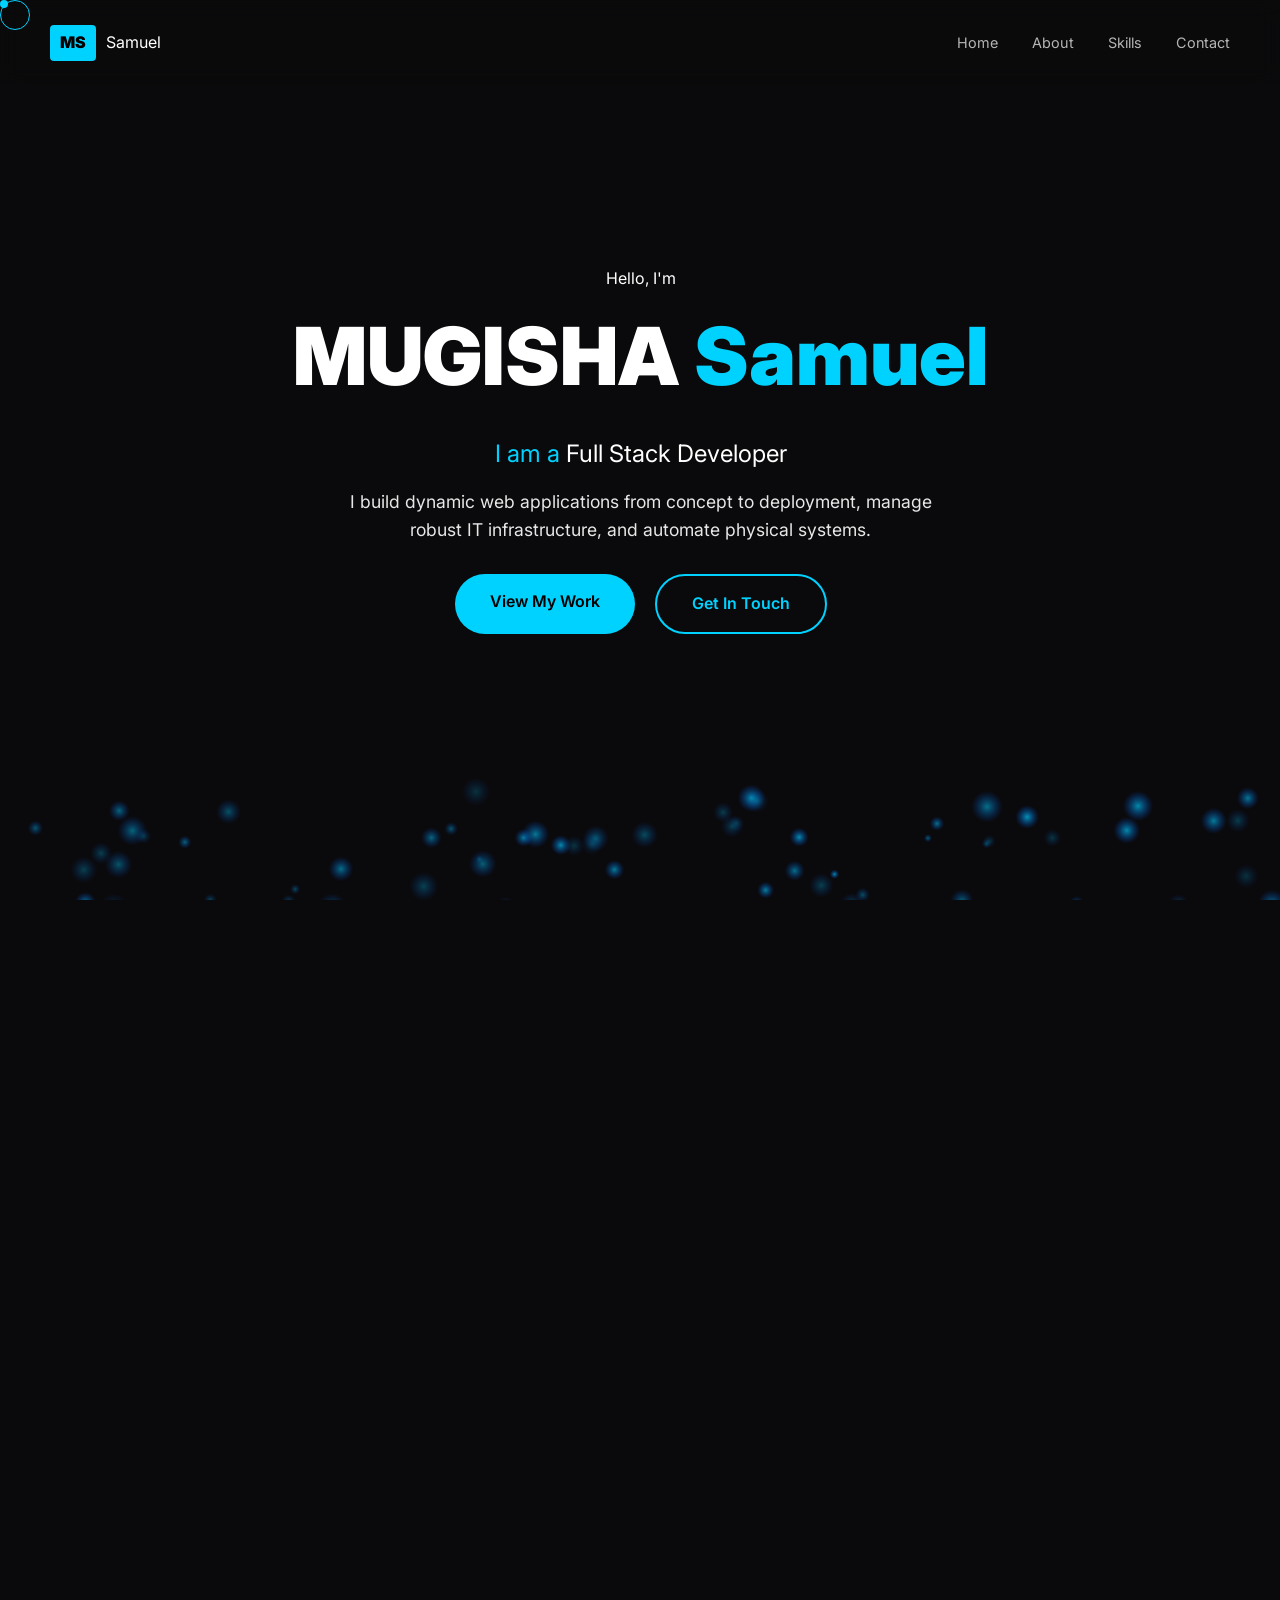
<file: sam.html>
<!DOCTYPE html>
<html lang="en">
<head>
    <meta charset="UTF-8">
    <meta name="viewport" content="width=device-width, initial-scale=1.0">
    <title>Portfolio | MUGISHA Samuel</title>
    <link href="https://fonts.googleapis.com/css2?family=Inter:wght@300;400;600;700;900&display=swap" rel="stylesheet">
    <style>
        :root {
            --color-bg: #0a0a0c;
            --color-accent: #00d2ff;
            --color-text: #ffffff;
            --transition-main: all 1.2s cubic-bezier(0.16, 1, 0.3, 1);
        }

        * { margin: 0; padding: 0; box-sizing: border-box; cursor: none; }

        body {
            font-family: 'Inter', sans-serif;
            background-color: var(--color-bg);
            color: var(--color-text);
            overflow-x: hidden;
            line-height: 1.6;
        }

        /* --- LOADING SCREEN --- */
        #loader {
            position: fixed;
            inset: 0;
            background: var(--color-bg);
            display: flex;
            justify-content: center;
            align-items: center;
            z-index: 9999;
            transition: opacity 0.8s ease;
        }
        .loader-circle {
            width: 50px;
            height: 50px;
            border: 3px solid transparent;
            border-top: 3px solid var(--color-accent);
            border-radius: 50%;
            animation: spin 1s linear infinite;
        }
        @keyframes spin { to { transform: rotate(360deg); } }

        /* --- CUSTOM CURSOR --- */
        #cursor {
            width: 8px; height: 8px; background: var(--color-accent);
            border-radius: 50%; position: fixed; pointer-events: none; z-index: 10000;
        }
        #cursor-follower {
            width: 30px; height: 30px; border: 1px solid var(--color-accent);
            border-radius: 50%; position: fixed; pointer-events: none;
            z-index: 9999; transition: transform 0.1s ease-out;
        }

        /* --- GLOBAL ANIMATION CLASSES --- */
        .reveal { opacity: 0; will-change: transform, opacity; transition: var(--transition-main); }
        .reveal-up { transform: translateY(50px); }
        .reveal-left { transform: translateX(-80px); }
        .reveal.active { opacity: 1; transform: translate(0,0); }

        /* --- HEADER --- */
        header {
            position: fixed; width: 100%; padding: 25px 50px;
            display: flex; justify-content: space-between; align-items: center;
            z-index: 1000; background: rgba(10, 10, 12, 0.8); backdrop-filter: blur(10px);
        }
        .logo-wrap { display: flex; align-items: center; gap: 10px; }
        .logo { background: var(--color-accent); color: #000; padding: 5px 10px; font-weight: 900; border-radius: 4px; }
        nav a { color: white; text-decoration: none; margin-left: 30px; font-size: 0.9rem; transition: 0.3s; opacity: 0.7; }
        nav a:hover { opacity: 1; color: var(--color-accent); }

        /* --- HOME --- */
        #home {
            position: relative; height: 100vh; display: flex;
            align-items: center; justify-content: center; overflow: hidden;
        }
        #hero-canvas { position: absolute; inset: 0; z-index: 1; }
        .hero-inner { position: relative; z-index: 10; text-align: center; pointer-events: none; }
        .hero-name { font-size: clamp(3rem, 8vw, 5rem); font-weight: 900; }
        .accent { color: var(--color-accent); }
        
        /* --- BUTTONS --- */
        .btns { display: flex; justify-content: center; gap: 20px; margin-top: 30px; pointer-events: auto; }
        .btn {
            padding: 15px 35px; border-radius: 50px; text-decoration: none;
            font-weight: 600; display: inline-block; transition: 0.3s;
        }
        .primary { background: var(--color-accent); color: #000; }
        .secondary { border: 2px solid var(--color-accent); color: var(--color-accent); }

        /* --- SECTIONS --- */
        section:not(#home) { padding: 120px 10%; }
        .card { 
            background: rgba(255,255,255,0.03); padding: 50px; 
            border-radius: 20px; border: 1px solid rgba(255,255,255,0.1); 
        }
        h2 { font-size: 2.5rem; margin-bottom: 20px; }
        p { margin-bottom: 15px; font-size: 1.1rem; opacity: 0.9; }

        .contact-line { margin-bottom: 8px; display: block; }
    </style>
</head>
<body>

    <div id="loader"><div class="loader-circle"></div></div>
    <div id="cursor"></div>
    <div id="cursor-follower"></div>

    <header>
        <div class="logo-wrap reveal reveal-up">
            <div class="logo">MS</div>
            <div class="brand">Samuel</div>
        </div>
        <nav class="reveal reveal-up">
            <a href="#home">Home</a>
            <a href="#about">About</a>
            <a href="#skills">Skills</a>
            <a href="#contact">Contact</a>
        </nav>
    </header>

    <main>
        <section id="home">
            <canvas id="hero-canvas"></canvas>
            <div class="hero-inner reveal reveal-up" id="hero-content">
                <div class="greeting">Hello, I'm</div>
                <h1 class="hero-name">MUGISHA <span class="accent">Samuel</span></h1>
                <div style="font-size: 1.5rem; margin: 15px 0;">
                    <span class="accent">I am a</span> Full Stack Developer
                </div>
                <p style="max-width: 600px; margin: 0 auto 30px;">
                    I build dynamic web applications from concept to deployment, manage robust IT infrastructure, and automate physical systems.
                </p>
                <div class="btns">
                    <a href="#about" class="btn primary magnetic">View My Work</a>
                    <a href="#contact" class="btn secondary magnetic">Get In Touch</a>
                </div>
            </div>
        </section>

        <section id="about" class="reveal reveal-left">
            <div class="card">
                <h2>About <span>Me</span></h2>
                <div class="role accent" style="font-weight: 700; margin-bottom: 15px;">Full Stack Developer & IT Engineer.</div>
                <p>I started my journey in tech out of pure curiosity and quickly fell in love with the immediate feedback and creative problem-solving that development offers.</p>
                <p>My professional journey is defined by versatility and discipline. As a programmer and developer, I ensure clean, scalable code. As a Network Engineer and IT professional, I guarantee system reliability.</p>
                <div class="contact-info" style="margin-top: 20px;">
                    <span class="contact-line"><strong>Email:</strong> samuelmugisha1005@gmail.com</span>
                    <span class="contact-line"><strong>GitHub:</strong> samuelmugisha-alt</span>
                    <span class="contact-line"><strong>Location:</strong> Musanze District, Rwanda</span>
                </div>
            </div>
        </section>

        <section id="skills" class="reveal reveal-up">
            <div class="card">
                <h2>Expertise & <span>Skills</span></h2>
                <p>Clean code architecture, Scalable Backend Systems, Responsive Frontends, Network Engineering, and IT Infrastructure management.</p>
                <p>Proven track record in bridging software development with hands-on engineering solutions.</p>
            </div>
        </section>
    </main>

    <script>
        // 1. LOADER & CURSOR
        const cursor = document.getElementById('cursor');
        const follower = document.getElementById('cursor-follower');
        const loader = document.getElementById('loader');

        window.addEventListener('load', () => {
            loader.style.opacity = '0';
            setTimeout(() => loader.style.display = 'none', 800);
            document.getElementById('hero-content').classList.add('active');
        });

        window.addEventListener('mousemove', (e) => {
            cursor.style.left = e.clientX + 'px';
            cursor.style.top = e.clientY + 'px';
            follower.style.transform = `translate(${e.clientX - 15}px, ${e.clientY - 15}px)`;
        });

        // 2. SCROLL REVEAL (FADES IN & OUT)
        const observer = new IntersectionObserver((entries) => {
            entries.forEach(entry => {
                if (entry.isIntersecting) {
                    entry.target.classList.add('active');
                } else {
                    entry.target.classList.remove('active');
                }
            });
        }, { threshold: 0.1 });

        document.querySelectorAll('.reveal').forEach(el => observer.observe(el));

        // 3. MAGNETIC BUTTONS
        const magneticElements = document.querySelectorAll('.magnetic');
        window.addEventListener('mousemove', (e) => {
            magneticElements.forEach(el => {
                const rect = el.getBoundingClientRect();
                const x = e.clientX - rect.left - rect.width / 2;
                const y = e.clientY - rect.top - rect.height / 2;
                if (Math.abs(x) < 80 && Math.abs(y) < 80) {
                    el.style.transform = `translate(${x * 0.3}px, ${y * 0.3}px)`;
                } else {
                    el.style.transform = `translate(0, 0)`;
                }
            });
        });

        // 4. 3D BUBBLE ENGINE
        const canvas = document.getElementById('hero-canvas');
        const ctx = canvas.getContext('2d');
        let bubbles = [];

        function initCanvas() {
            canvas.width = window.innerWidth;
            canvas.height = window.innerHeight;
        }
        window.addEventListener('resize', initCanvas);
        initCanvas();

        class Bubble {
            constructor() { this.reset(); }
            reset() {
                this.x = Math.random() * canvas.width;
                this.y = canvas.height + 50;
                this.radius = Math.random() * 12 + 4;
                this.speed = Math.random() * 1.5 + 0.5;
                this.opacity = Math.random() * 0.5;
                this.popping = false;
                this.popScale = 1;
            }
            update(mX, mY) {
                if (this.popping) {
                    this.popScale += 0.3;
                    this.opacity -= 0.05;
                    if (this.opacity <= 0) this.reset();
                    return;
                }
                this.y -= this.speed;
                const dx = mX - this.x;
                const dy = mY - this.y;
                if (Math.sqrt(dx*dx + dy*dy) < this.radius + 20) this.popping = true;
                if (this.y < -50) this.reset();
            }
            draw() {
                ctx.beginPath();
                ctx.arc(this.x, this.y, this.radius * this.popScale, 0, Math.PI * 2);
                const g = ctx.createRadialGradient(this.x, this.y, 0, this.x, this.y, this.radius);
                g.addColorStop(0, `rgba(0, 210, 255, ${this.opacity + 0.2})`);
                g.addColorStop(1, `rgba(0, 80, 255, 0)`);
                ctx.fillStyle = g;
                ctx.fill();
            }
        }

        for (let i = 0; i < 60; i++) bubbles.push(new Bubble());

        let m = { x: -1000, y: -1000 };
        window.addEventListener('mousemove', (e) => { m.x = e.clientX; m.y = e.clientY; });

        function animate() {
            ctx.fillStyle = '#0a0a0c';
            ctx.fillRect(0, 0, canvas.width, canvas.height);
            bubbles.forEach(b => {
                b.update(m.x, m.y);
                b.draw();
            });
            requestAnimationFrame(animate);
        }
        animate();
    </script>
</body>
</html>
</file>
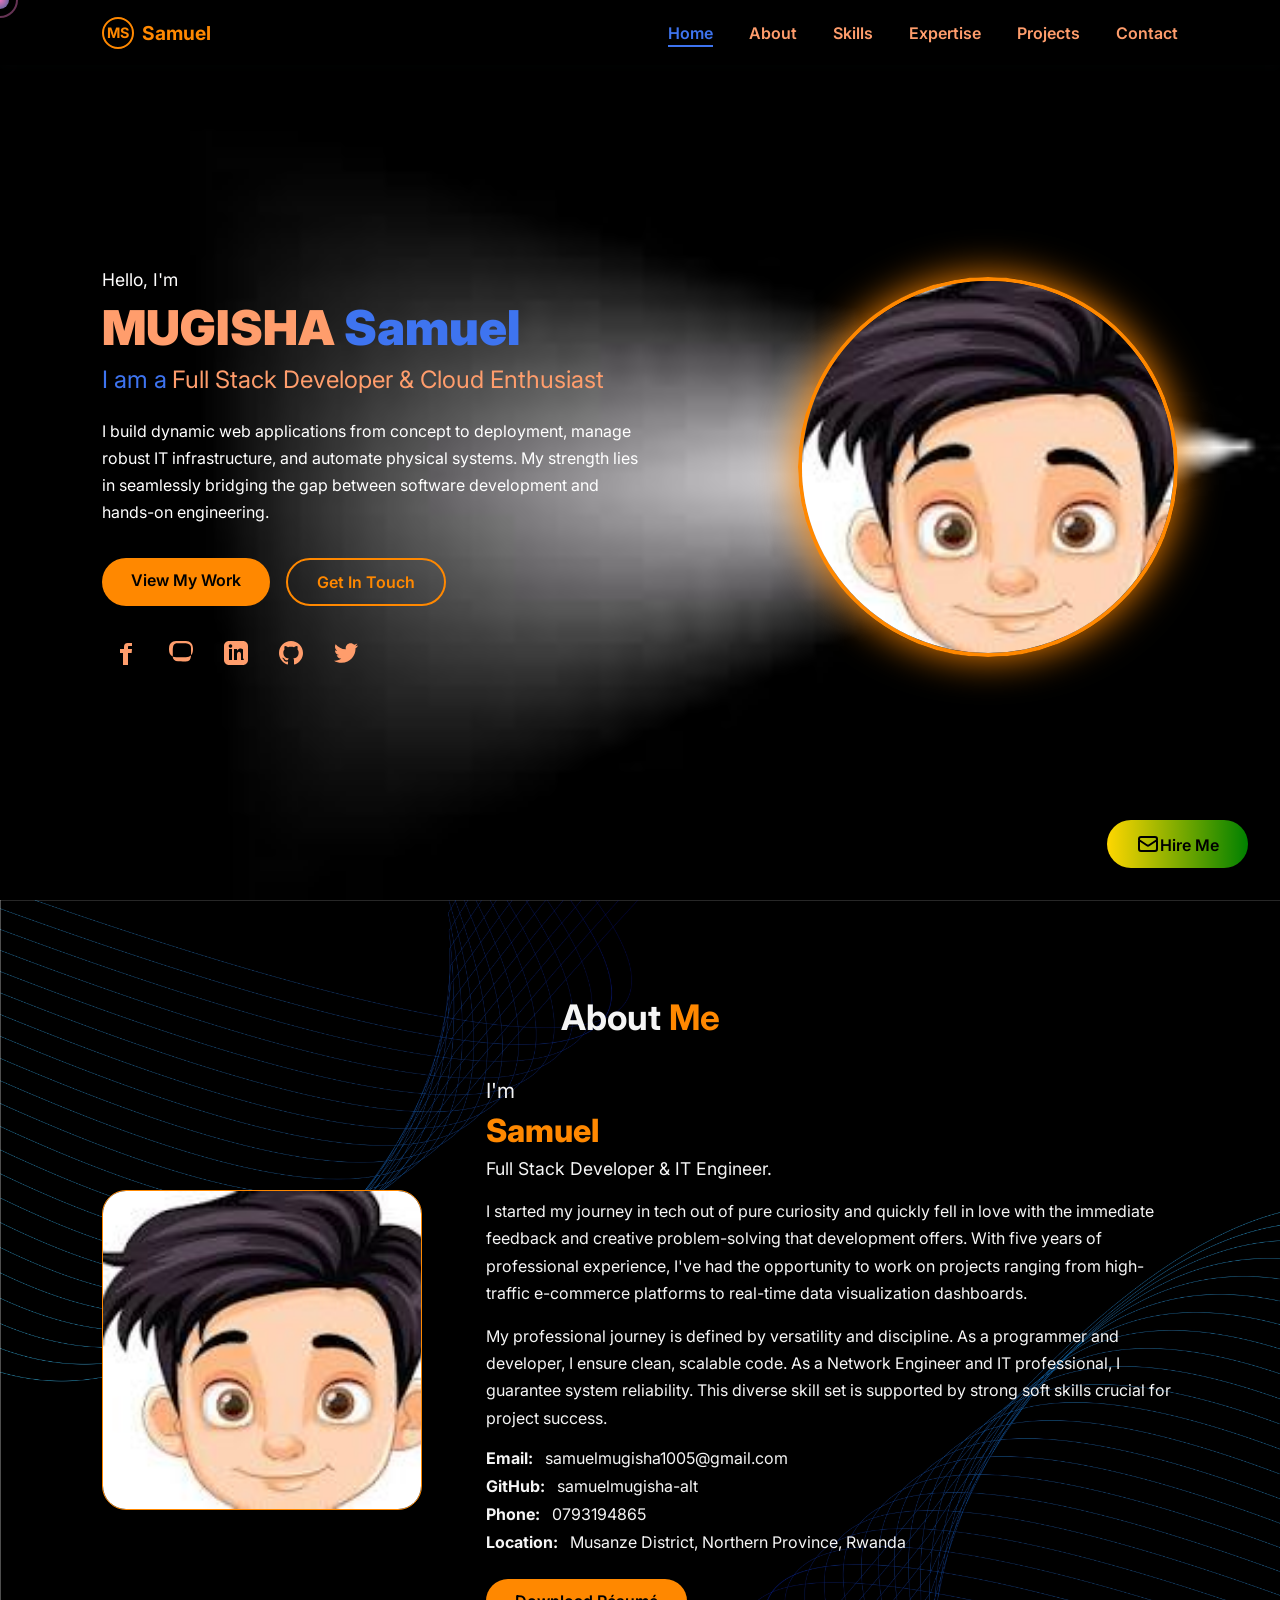
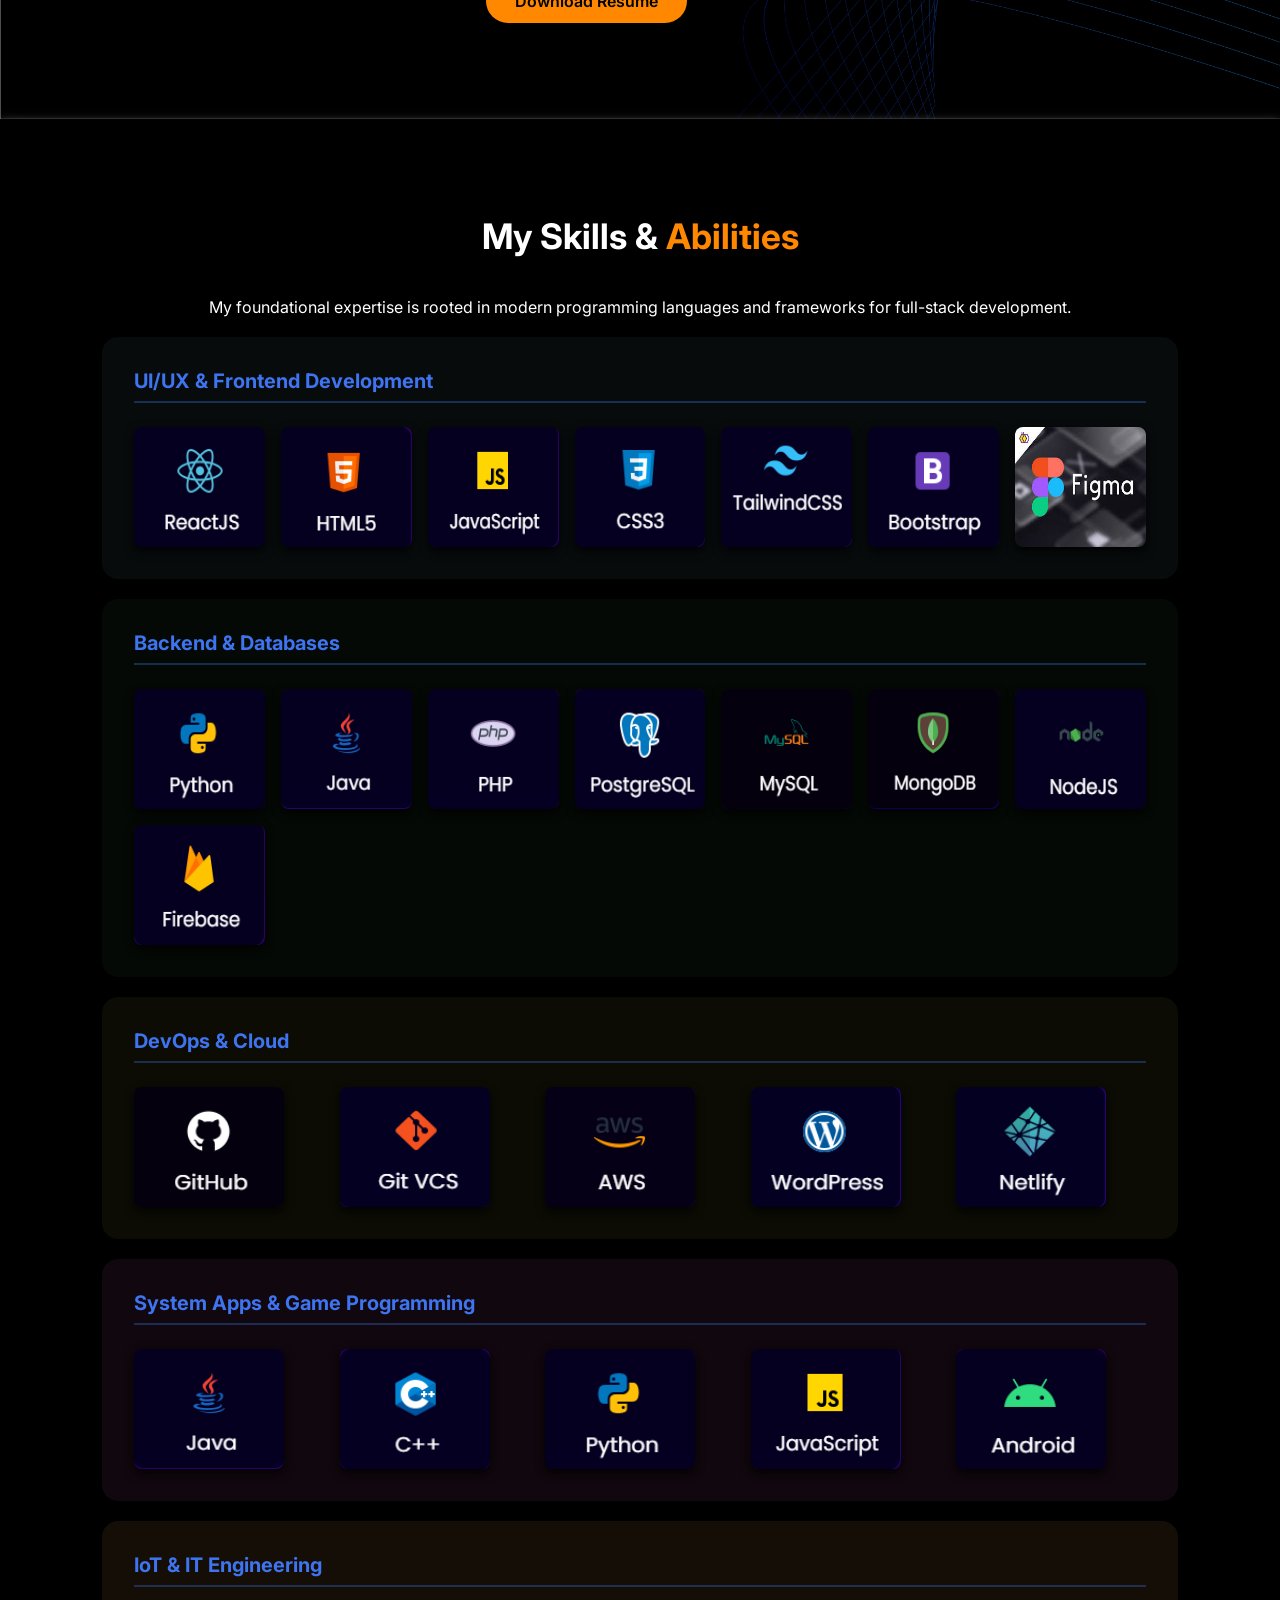
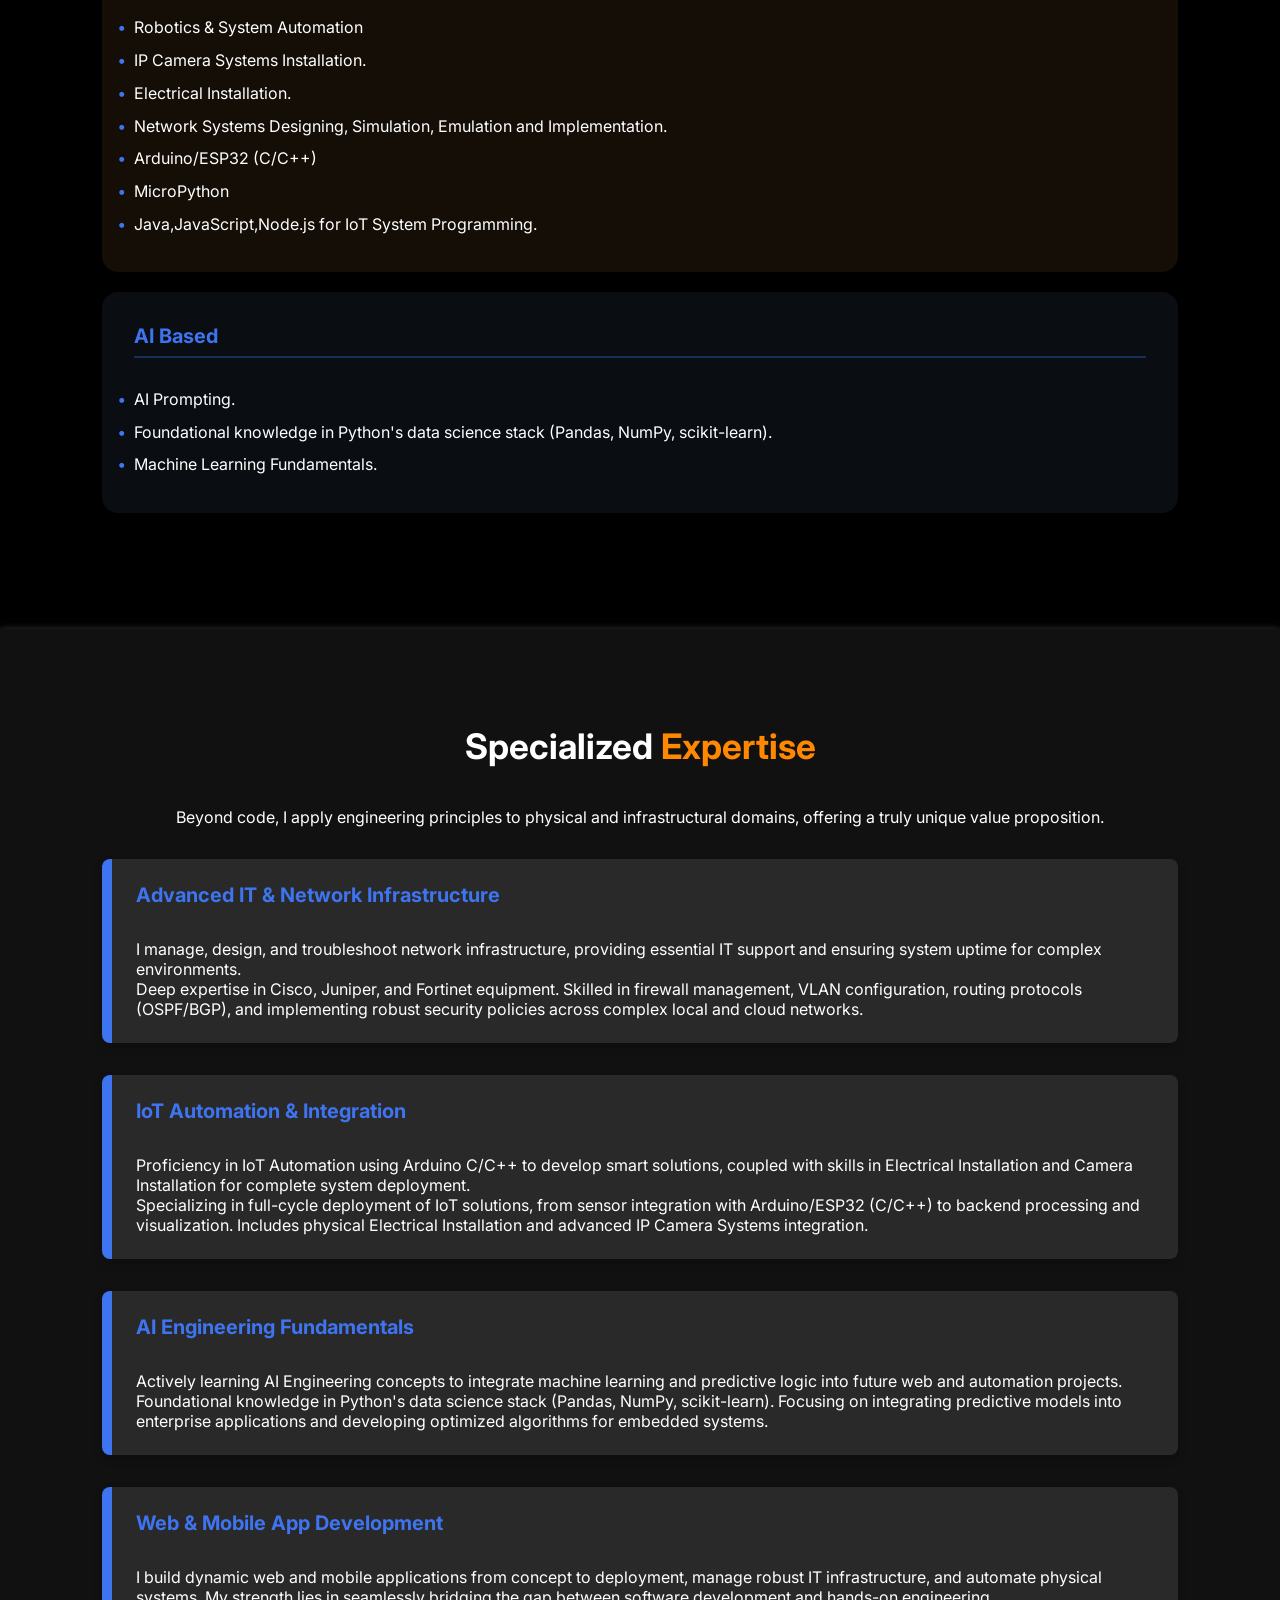
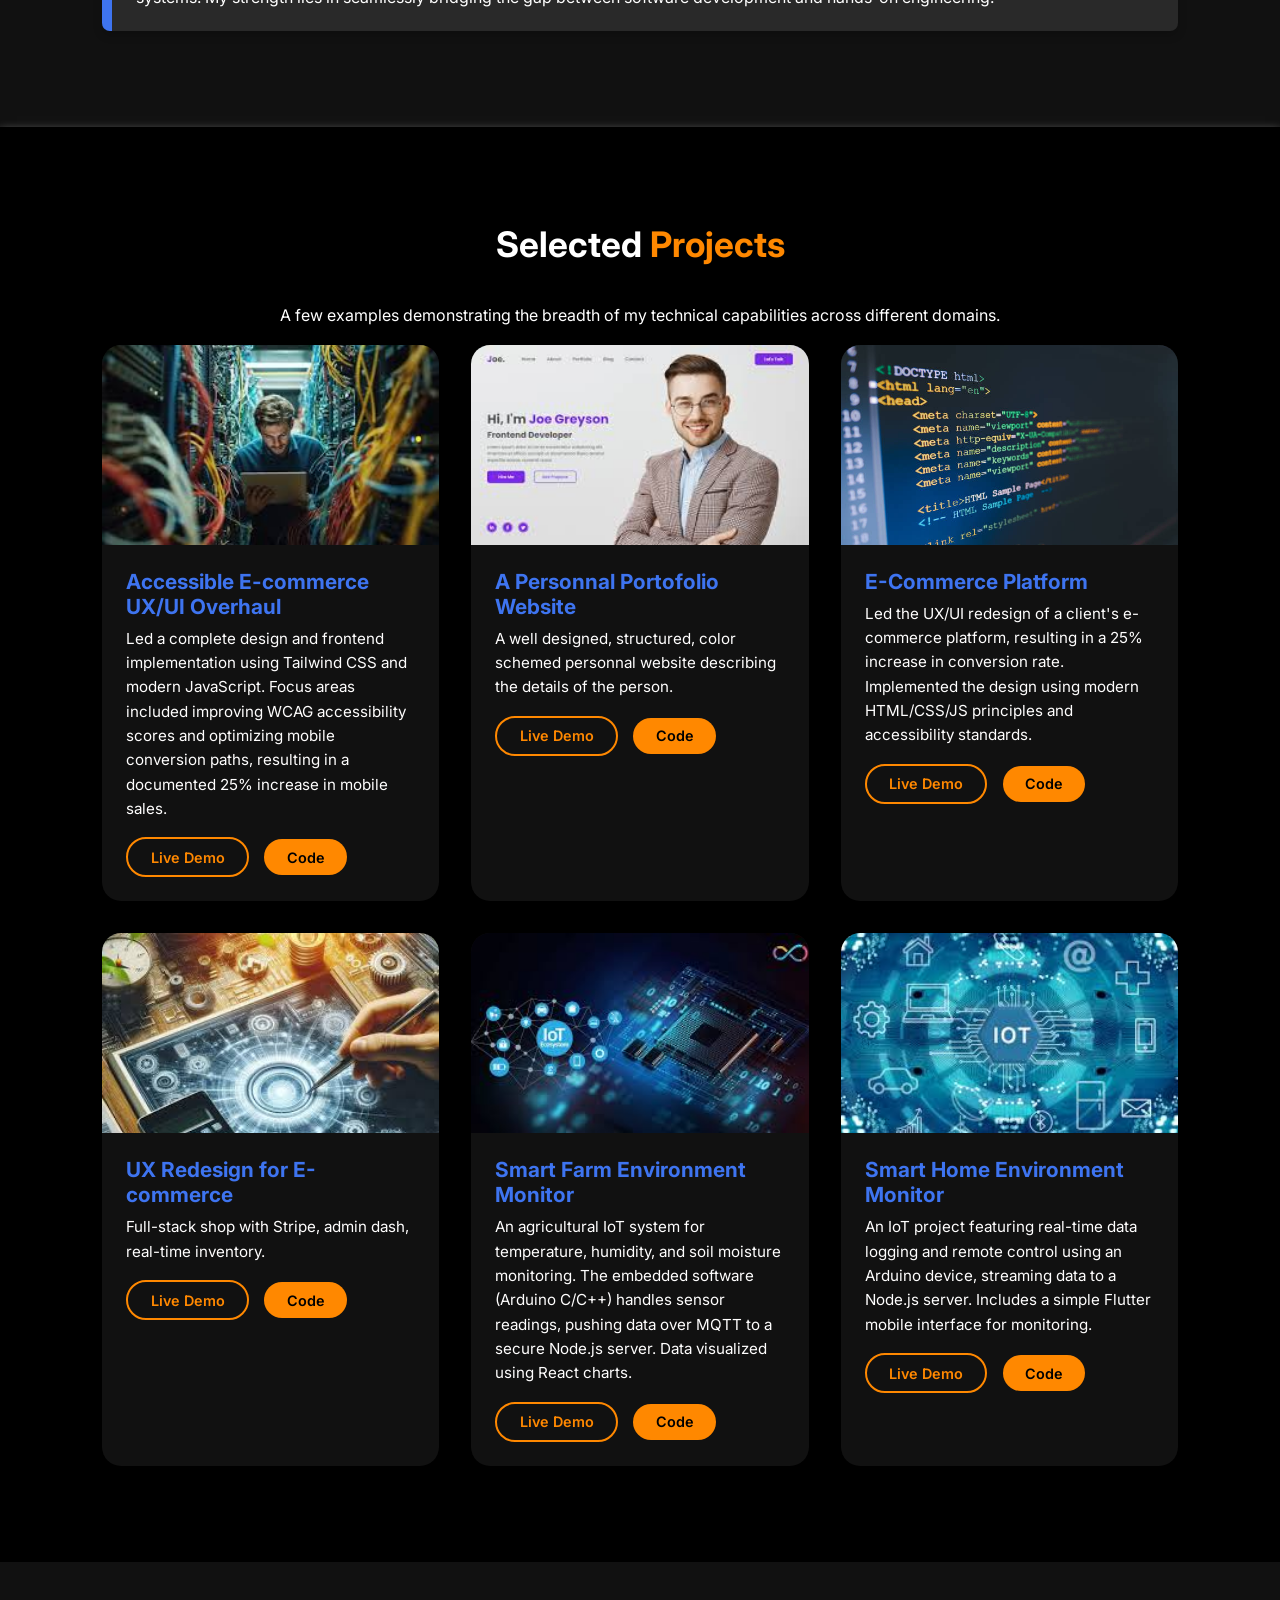
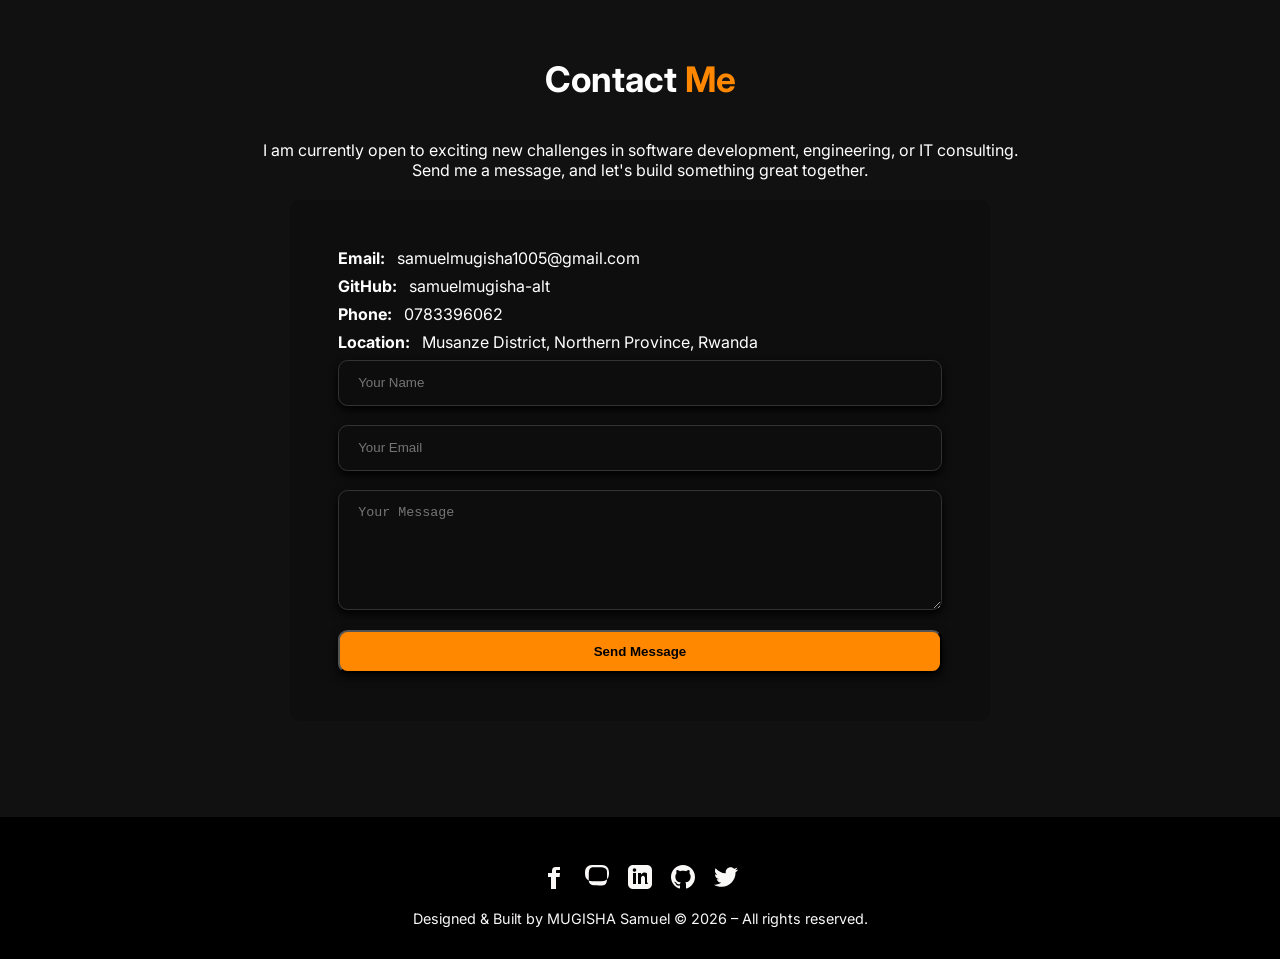
<file: Samuel Portofolio - Copy.html>
<!DOCTYPE html>
<html lang="en">
<head>
    <meta charset="UTF-8">
    <meta name="viewport" content="width=device-width, initial-scale=1.0">
    <title>Portfolio | MUGISHA Samuel</title>
    <link href="https://fonts.googleapis.com/css2?family=Inter:wght@300;400;600;700;900&display=swap" rel="stylesheet">
    <link rel="stylesheet" href="samPorto - Copy.css">
</head>
<body>

    <!-- ---------- CURSOR + FOLLOWER ---------- -->
    <div class="cursor" id="cursor"></div>
    <div class="cursor-follower" id="cursorFollower"></div>

    <!-- Floating particles for click effects -->
    <div id="particles-container"></div>

    <!-- Floating Contact Button -->
    <a href="#contact" class="floating-btn">
        <svg class="w-6 h-6" width="24" height="24" fill="none" stroke="currentColor" viewBox="0 0 24 24" xmlns="http://www.w3.org/2000/svg"><path stroke-linecap="round" stroke-linejoin="round" stroke-width="2" d="M3 8l7.89 5.26a2 2 0 002.22 0L21 8M5 19h14a2 2 0 002-2V7a2 2 0 00-2-2H5a2 2 0 00-2 2v10a2 2 0 002 2z"></path></svg>
        <span>Hire Me</span>
    </a>


    <!-- ---------- HEADER ---------- -->
    <header id="header">
        <div class="logo-wrap">
            <div class="logo">MS</div>
            <div class="brand">Samuel</div>
        </div>
        <nav>
            <a href="#home" class="active">Home</a>
            <a href="#about">About</a>
            <a href="#skills">Skills</a>
            <a href="#expertise">Expertise</a>
            <a href="#projects">Projects</a>
            <a href="#contact">Contact</a>
        </nav>
        <button id="menu-btn">☰</button>
    </header>

    <div id="mobile-nav">
        <button id="close-btn">✕</button>
        <a href="#home">Home</a>
            <a href="#about">About</a>
            <a href="#skills">Skills</a>
            <a href="#expertise">Expertise</a>
            <a href="#projects">Projects</a>
            <a href="#contact">Contact</a>
    </div>

    <main>
        
        <section id="home">

            <div class="hero-inner">
                <div class="hero-text">
                    <div class="greeting">Hello, I'm</div>
                    <h1 class="hero-name">MUGISHA <span style="color: var(--color-accent);">Samuel</span></h1>
                    <div class="hero-title" style="display: flex;flex-direction: row;">
                        <span style="color: var(--color-accent);margin-right: 5px;">I am a</span>
                        <div class="typewriter" id="writer"></div>
                    </div>
                    <p class="bio">
                        I build dynamic web applications from concept to deployment, manage robust IT infrastructure, and automate physical systems. My strength lies in seamlessly bridging the gap between software development and hands-on engineering.
                    </p>
                    <div class="btns">
                        <a href="#projects" class="btn primary">View My Work</a>
                        <a href="#contact" class="btn secondary">Get In Touch</a>
                    </div>
                    <div class="social-links">
                <a href="https://facebook.com" target="_blank" rel="noreferrer" aria-label="Facebook">
                    <svg width="24" height="24" viewBox="0 0 24 24" fill="currentColor" xmlns="http://www.w3.org/2000/svg"><path d="M9 8h-3v4h3v12h5v-12h3.642l.358-4h-4v-1.667c0-.955.192-1.333 1.133-1.333h2.867v-3h-4.333c-2.454 0-3.667 1.487-3.667 4.075v1.925z"/></svg>
                </a>
                <a href="https://instagram.com" target="_blank" rel="noreferrer" aria-label="Instagram">
                    <svg width="24" height="24" viewBox="0 0 24 24" fill="currentColor" xmlns="http://www.w3.org/2000/svg"><path d="M12 2.163c3.204 0 3.584.012 4.85.07 3.252.148 4.772 1.918 4.981 3.297.211 1.378.196 1.76.196 4.839 0 3.203.012 3.584-.07 4.85-0.148 3.252-1.918 4.772-3.297 4.981-1.378.211-1.76.196-4.839.196-3.203 0-3.584-.012-4.85-.07-3.252-.148-4.772-1.918-4.981-3.297-.211-1.378-.196-1.76-.196-4.839 0-3.204-.012-3.584.07-4.85 0.148-3.252 1.918-4.772 3.297-4.981 1.378-.211 1.76-.196 4.839-.196zm0-2.163c-3.259 0-3.667.014-4.942.071-4.438.204-6.793 2.57-7.001 7.001-.06.325-.102.66-.102 1.056s.042.731.102 1.056c.208 4.43 2.563 6.797 7.001 7.001 1.275.057 1.683.071 4.942.071 3.259 0 3.668-.014 4.943-.071 4.438-.204 6.797-2.57 7.001-7.001.06-.325.102-.66.102-1.056s-.042-.731-.102-1.056c-.203-4.43-2.56-6.797-7.001-7.001-1.275-.057-1.683-.071-4.943-.071z"/></svg>
                </a>
                <a href="https://linkedin.com" target="_blank" rel="noreferrer" aria-label="LinkedIn">
                    <svg width="24" height="24" viewBox="0 0 24 24" fill="currentColor" xmlns="http://www.w3.org/2000/svg"><path d="M19 0h-14c-2.761 0-5 2.239-5 5v14c0 2.761 2.239 5 5 5h14c2.762 0 5-2.239 5-5v-14c0-2.761-2.238-5-5-5zm-11 19h-3v-11h3v11zm-1.5-12.268c-.966 0-1.75-.79-1.75-1.764s.784-1.764 1.75-1.764 1.75.79 1.75 1.764-.783 1.764-1.75 1.764zm13.5 12.268h-3v-5.604c0-3.368-4-3.359-4 0v5.604h-3v-11h3v1.765c1.393-2.607 4.542-2.673 5.483-1.794l.517.581v8.448z"/></svg>
                </a>
                <a href="https://github.com" target="_blank" rel="noreferrer" aria-label="GitHub">
                    <svg width="24" height="24" viewBox="0 0 24 24" fill="currentColor" xmlns="http://www.w3.org/2000/svg"><path d="M12 0c-6.626 0-12 5.373-12 12 0 5.302 3.438 9.8 8.207 11.387.599.111.793-.261.793-.577v-2.234c-3.338.726-4.033-1.416-4.033-1.416-.546-1.387-1.333-1.756-1.333-1.756-1.082-.741.082-.725.082-.725 1.205.083 1.839 1.237 1.839 1.237 1.07 1.834 2.807 1.304 3.492.997.107-.775.418-1.303.762-1.604-2.665-.305-5.467-1.334-5.467-5.931 0-1.311.464-2.381 1.236-3.221-.124-.303-.535-1.524.117-3.176 0 0 1.008-.322 3.301 1.23.957-.266 1.983-.399 3.003-.404 1.02.005 2.046.138 3.003.404 2.292-1.552 3.301-1.23 3.301-1.23.653 1.653.242 2.873.118 3.176.772.84 1.236 1.911 1.236 3.221 0 4.609-2.807 5.624-5.479 5.921.43.372.823 1.102.823 2.222v3.293c0 .319.192.694.801.576C20.564 21.797 24 17.299 24 12c0-6.627-5.373-12-12-12z"/></svg>
                </a>
                <a href="https://twitter.com" target="_blank" rel="noreferrer" aria-label="Twitter">
                    <svg width="24" height="24" viewBox="0 0 24 24" fill="currentColor" xmlns="http://www.w3.org/2000/svg"><path d="M24 4.557c-.883.392-1.832.656-2.822.77c1.017-.609 1.795-1.574 2.16-2.723-.951.566-2.005.977-3.128 1.195-.898-.96-2.173-1.56-3.593-1.56-2.719 0-4.922 2.203-4.922 4.922 0 .385.044.755.127 1.11C7.817 8.356 4.1 6.31 1.637 3.272c-.422.723-.665 1.566-.665 2.472 0 1.706.87 3.21 2.188 4.094-.803-.025-1.565-.247-2.228-.614v.063c0 2.383 1.696 4.378 3.945 4.828-.413.112-.847.171-1.29.171-.316 0-.623-.031-.921-.088.627 1.956 2.443 3.38 4.6 3.42c-1.68 1.318-3.8 2.106-6.115 2.106-.398 0-.79-.023-1.173-.069 2.179 1.397 4.768 2.213 7.548 2.213 9.057 0 14.008-7.502 14.008-14.01 0-.214-.005-.426-.014-.637.962-.695 1.8-1.56 2.457-2.54z"/></svg>
                </a>
             </div>
                </div>
                <div class="hero-pic pic-wrap">
                    <img src="cartoon pic.jfif" alt="Samuel">
                </div>
            </div>
        </section>

        <!-- other sections unchanged -->
        <section id="about">
            <h2>About <span>Me</span></h2>
            <div class="about-wrap">
                <div class="about-pic pic-wrap" ><img src="cartoon pic.jfif" alt="Samuel"></div>
                <div class="about-txt">
                    <div class="label">I'm</div>
                    <div class="name">Samuel</div>
                    <div class="role">Full Stack Developer & IT Engineer.</div>
                    <p>I started my journey in tech out of pure curiosity and quickly fell in love with the immediate feedback and creative problem-solving that development offers. With five years of professional experience, I've had the opportunity to work on projects ranging from high-traffic e-commerce platforms to real-time data visualization dashboards.</p>
                    <p>My professional journey is defined by versatility and discipline. As a programmer and developer, I ensure clean, scalable code. As a Network Engineer and IT professional, I guarantee system reliability. This diverse skill set is supported by strong soft skills crucial for project success.</p>
                    <div class="contact-line"><strong>Email:</strong> samuelmugisha1005@gmail.com</div>
                    <div class="contact-line"><strong>GitHub:</strong> samuelmugisha-alt</div>
                    <div class="contact-line"><strong>Phone:</strong> 0793194865</div>
                    <div class="contact-line"><strong>Location:</strong> Musanze District, Northern Province, Rwanda</div>
                    <a href="#contact" class="btn primary" style="margin-top:1.2rem;">Download Résumé</a>
                </div>
            </div>
        </section>

        <section id="skills">
            <h2>My Skills & <span>Abilities</span></h2>
            <div class="about-section">My foundational expertise is rooted in modern programming languages and frameworks for full-stack development.</div>
            <div class="skills-container">
                
                <div class="skill-card one" >
                    <h3>UI/UX & Frontend Development   </h3>
                    <div class="skills-grid">
                        <img src="reactjs.PNG" alt="" id="skill-img">
                        <img src="html5.PNG" alt="" id="skill-img">
                        <img src="js.PNG" alt="" id="skill-img">
                        <img src="css3.PNG" alt="" id="skill-img">
                        <img src="tailwind.PNG" alt="" id="skill-img">
                        <img src="bootstrapcss.PNG" alt="" id="skill-img">
                        <img src="figma.jfif" alt="" id="skill-img">
                    </div>
                </div>
                
                <div class="skill-card two">
                    <h3>Backend & Databases</h3>
                    <div class="skills-grid">
                        <img src="py.PNG" alt="" id="skill-img">
                        <img src="java.PNG" alt="" id="skill-img">
                        <img src="php.PNG" alt="" id="skill-img">
                        <img src="postagresql.PNG" alt="" id="skill-img">
                        <img src="mysql.PNG" alt="" id="skill-img">
                        <img src="mongodb.PNG" alt="" id="skill-img">
                        <img src="nodejs.PNG" alt="" id="skill-img">
                        <img src="firebase.PNG" alt="" id="skill-img">
                    </div>
                </div>

                <div class="skill-card three">
                    <h3>DevOps & Cloud</h3>
                    <div class="skills-grid">
                        <img src="github.PNG" alt="" id="skill-img">
                        <img src="gitvcs.PNG" alt="" id="skill-img">
                        <img src="aws.PNG" alt="" id="skill-img">
                        <img src="wordpress.PNG" alt="" id="skill-img">
                        <img src="netlify.PNG" alt="" id="skill-img">
                    </div>
                </div>

                <div class="skill-card four">
                    <h3>System Apps & Game Programming</h3>
                    <div class="skills-grid">
                        <img src="java.PNG" alt="" id="skill-img">
                        <img src="c++.PNG" alt="" id="skill-img">
                        <img src="py.PNG" alt="" id="skill-img">
                        <img src="js.PNG" alt="" id="skill-img">
                        <img src="android.PNG" alt="" id="skill-img">
                    </div>
                </div>

                <div class="skill-card five">
                    <h3>IoT & IT Engineering</h3>
                    <ul class="skill-list">
                        <li>Robotics & System Automation</li>
                        <li>IP Camera Systems Installation.</li>
                        <li>Electrical Installation.</li>
                        <li>Network Systems Designing, Simulation, Emulation and Implementation.</li>
                        <li>Arduino/ESP32 (C/C++)</li>
                        <li>MicroPython</li>
                        <li>Java,JavaScript,Node.js for IoT System Programming.</li>
                        
                    </ul>
                </div>

                <div class="skill-card six">
                    <h3>AI Based </h3>
                    <ul class="skill-list">
                        <li>AI Prompting.</li>
                        <li>Foundational knowledge in Python's data science stack (Pandas, NumPy, scikit-learn).</li>
                        <li>Machine Learning Fundamentals.</li>
                    </ul>
                </div>
                
            </div>

        </section>

        <section id="expertise">
            <h2>Specialized <span>Expertise</span></h2>
            <div class="about-section">Beyond code, I apply engineering principles to physical and infrastructural domains, offering a truly unique value proposition.</div>
            <div class="expertise-card">
                    <h3 style="margin-top: 0;">Advanced IT & Network Infrastructure</h3>
                    <p>I manage, design, and troubleshoot network infrastructure, providing essential IT support and ensuring system uptime for complex environments.</p>
                    <p>Deep expertise in Cisco, Juniper, and Fortinet equipment. Skilled in firewall management, VLAN configuration, routing protocols (OSPF/BGP), and implementing robust security policies across complex local and cloud networks.</p>
                </div>

                <div class="expertise-card">
                    <h3 style="margin-top: 0;">IoT Automation & Integration</h3>
                    <p>Proficiency in IoT Automation using Arduino C/C++ to develop smart solutions, coupled with skills in Electrical Installation and Camera Installation for complete system deployment.</p>
                    <p>Specializing in full-cycle deployment of IoT solutions, from sensor integration with Arduino/ESP32 (C/C++) to backend processing and visualization. Includes physical Electrical Installation and advanced IP Camera Systems integration.</p>
                </div>

                 <div class="expertise-card">
                    <h3 style="margin-top: 0;">AI Engineering Fundamentals</h3>
                    <p>Actively learning AI Engineering concepts to integrate machine learning and predictive logic into future web and automation projects.</p>
                    <p>Foundational knowledge in Python's data science stack (Pandas, NumPy, scikit-learn). Focusing on integrating predictive models into enterprise applications and developing optimized algorithms for embedded systems.</p>
                </div>

                 <div class="expertise-card">
                    <h3 style="margin-top: 0;">Web & Mobile App Development</h3>
                    <p>I build dynamic web and mobile applications from concept to deployment, manage robust IT infrastructure, and automate physical systems. My strength lies in seamlessly bridging the gap between software development and hands-on engineering.</p>
                </div>

        </section>


        <section id="projects">
            <h2>Selected <span>Projects</span></h2>
            <div class="about-section">A few examples demonstrating the breadth of my technical capabilities across different domains.</div>
            <div class="projects-grid">
                <div class="project-card">
                    <img src="images (15).jfif" alt="Project">
                    <div class="project-info">
                        <h3>Accessible E-commerce UX/UI Overhaul</h3>
                        <p>Led a complete design and frontend implementation using Tailwind CSS and modern JavaScript. Focus areas included improving WCAG accessibility scores and optimizing mobile conversion paths, resulting in a documented 25% increase in mobile sales.</p>
                        <a href="https://github.com" target="_blank" rel="noreferrer" class="btn secondary">Live Demo</a>
                        <a href="Error.html" class="btn primary" style="margin-left:.7rem;">Code</a>
                    </div>
                </div>
                
                <div class="project-card">
                    <img src="images (2).jfif" alt="Project">
                    <div class="project-info">
                        <h3>A Personnal Portofolio Website</h3>
                        <p>A well designed, structured, color schemed personnal website describing the details of the person.</p>
                        <a href="https://github.com" target="_blank" rel="noreferrer" class="btn secondary">Live Demo</a>
                        <a href="Error.html" class="btn primary" style="margin-left:.7rem;">Code</a>
                    </div>
                </div>

                <div class="project-card">
                    <img src="11.jpg" alt="Project">
                    <div class="project-info">
                        <h3>E-Commerce Platform</h3>
                        <p>Led the UX/UI redesign of a client's e-commerce platform, resulting in a 25% increase in conversion rate. Implemented the design using modern HTML/CSS/JS principles and accessibility standards.</p>
                        <a href="https://github.com" target="_blank" rel="noreferrer" class="btn secondary">Live Demo</a>
                        <a href="Error.html" class="btn primary" style="margin-left:.7rem;">Code</a>
                    </div>
                </div>

                <div class="project-card">
                    <img src="images (17).jfif" alt="Project">
                    <div class="project-info">
                        <h3>UX Redesign for E-commerce</h3>
                        <p>Full-stack shop with Stripe, admin dash, real-time inventory.</p>
                        <a href="https://github.com" target="_blank" rel="noreferrer" class="btn secondary">Live Demo</a>
                        <a href="Error.html" class="btn primary" style="margin-left:.7rem;">Code</a>
                    </div>
                </div>

                <div class="project-card">
                    <img src="images (12).jfif" alt="Project">
                    <div class="project-info">
                        <h3>Smart Farm Environment Monitor</h3>
                        <p>An agricultural IoT system for temperature, humidity, and soil moisture monitoring. The embedded software (Arduino C/C++) handles sensor readings, pushing data over MQTT to a secure Node.js server. Data visualized using React charts.</p>
                        <a href="https://github.com" target="_blank" rel="noreferrer" class="btn secondary">Live Demo</a>
                        <a href="Error.html" class="btn primary" style="margin-left:.7rem;">Code</a>
                    </div>
                </div>
                

                <div class="project-card">
                    <img src="images (11).jfif" alt="Project">
                    <div class="project-info">
                        <h3>Smart Home Environment Monitor</h3>
                        <p>An IoT project featuring real-time data logging and remote control using an Arduino device, streaming data to a Node.js server. Includes a simple Flutter mobile interface for monitoring.</p>
                        <a href="https://github.com" target="_blank" rel="noreferrer" class="btn secondary">Live Demo</a>
                        <a href="Error.html" class="btn primary" style="margin-left:.7rem;">Code</a>
                    </div>
                </div>
            </div>
        </section>

        <section id="contact">
            <h2>Contact <span>Me</span></h2>
            <div class="about-section">I am currently open to exciting new challenges in software development, engineering, or IT consulting. <br> Send me a message, and let's build something great together.</div>
            <div class="contact-wrap">
                <div class="contact-line" id="contact-line"><strong>Email:</strong> samuelmugisha1005@gmail.com</div>
                    <div class="contact-line" id="contact-line"><strong>GitHub:</strong> samuelmugisha-alt</div>
                    <div class="contact-line" id="contact-line"><strong>Phone:</strong> 0783396062</div>
                    <div class="contact-line" id="contact-line"><strong>Location:</strong> Musanze District, Northern Province, Rwanda</div>
                <form action="https://formspree.io/f/samuelmugisha1005@gmail.com" method="POST">
                    <input type="text" name="name" placeholder="Your Name" required>
                    <input type="email" name="email" placeholder="Your Email" required>
                    <textarea name="message" rows="6" placeholder="Your Message" required></textarea>
                    <button type="submit" class="btn primary">Send Message</button>
                </form>
            </div>
        </section>
    </main>

    <footer>
        <div class="social">
        <a href="https://facebook.com" target="_blank" rel="noreferrer" aria-label="Facebook">
                    <svg width="24" height="24" viewBox="0 0 24 24" fill="currentColor" xmlns="http://www.w3.org/2000/svg"><path d="M9 8h-3v4h3v12h5v-12h3.642l.358-4h-4v-1.667c0-.955.192-1.333 1.133-1.333h2.867v-3h-4.333c-2.454 0-3.667 1.487-3.667 4.075v1.925z"/></svg>
                </a>
                <a href="https://instagram.com" target="_blank" rel="noreferrer" aria-label="Instagram">
                    <svg width="24" height="24" viewBox="0 0 24 24" fill="currentColor" xmlns="http://www.w3.org/2000/svg"><path d="M12 2.163c3.204 0 3.584.012 4.85.07 3.252.148 4.772 1.918 4.981 3.297.211 1.378.196 1.76.196 4.839 0 3.203.012 3.584-.07 4.85-0.148 3.252-1.918 4.772-3.297 4.981-1.378.211-1.76.196-4.839.196-3.203 0-3.584-.012-4.85-.07-3.252-.148-4.772-1.918-4.981-3.297-.211-1.378-.196-1.76-.196-4.839 0-3.204-.012-3.584.07-4.85 0.148-3.252 1.918-4.772 3.297-4.981 1.378-.211 1.76-.196 4.839-.196zm0-2.163c-3.259 0-3.667.014-4.942.071-4.438.204-6.793 2.57-7.001 7.001-.06.325-.102.66-.102 1.056s.042.731.102 1.056c.208 4.43 2.563 6.797 7.001 7.001 1.275.057 1.683.071 4.942.071 3.259 0 3.668-.014 4.943-.071 4.438-.204 6.797-2.57 7.001-7.001.06-.325.102-.66.102-1.056s-.042-.731-.102-1.056c-.203-4.43-2.56-6.797-7.001-7.001-1.275-.057-1.683-.071-4.943-.071z"/></svg>
                </a>
                <a href="https://linkedin.com" target="_blank" rel="noreferrer" aria-label="LinkedIn">
                    <svg width="24" height="24" viewBox="0 0 24 24" fill="currentColor" xmlns="http://www.w3.org/2000/svg"><path d="M19 0h-14c-2.761 0-5 2.239-5 5v14c0 2.761 2.239 5 5 5h14c2.762 0 5-2.239 5-5v-14c0-2.761-2.238-5-5-5zm-11 19h-3v-11h3v11zm-1.5-12.268c-.966 0-1.75-.79-1.75-1.764s.784-1.764 1.75-1.764 1.75.79 1.75 1.764-.783 1.764-1.75 1.764zm13.5 12.268h-3v-5.604c0-3.368-4-3.359-4 0v5.604h-3v-11h3v1.765c1.393-2.607 4.542-2.673 5.483-1.794l.517.581v8.448z"/></svg>
                </a>
                <a href="https://github.com" target="_blank" rel="noreferrer" aria-label="GitHub">
                    <svg width="24" height="24" viewBox="0 0 24 24" fill="currentColor" xmlns="http://www.w3.org/2000/svg"><path d="M12 0c-6.626 0-12 5.373-12 12 0 5.302 3.438 9.8 8.207 11.387.599.111.793-.261.793-.577v-2.234c-3.338.726-4.033-1.416-4.033-1.416-.546-1.387-1.333-1.756-1.333-1.756-1.082-.741.082-.725.082-.725 1.205.083 1.839 1.237 1.839 1.237 1.07 1.834 2.807 1.304 3.492.997.107-.775.418-1.303.762-1.604-2.665-.305-5.467-1.334-5.467-5.931 0-1.311.464-2.381 1.236-3.221-.124-.303-.535-1.524.117-3.176 0 0 1.008-.322 3.301 1.23.957-.266 1.983-.399 3.003-.404 1.02.005 2.046.138 3.003.404 2.292-1.552 3.301-1.23 3.301-1.23.653 1.653.242 2.873.118 3.176.772.84 1.236 1.911 1.236 3.221 0 4.609-2.807 5.624-5.479 5.921.43.372.823 1.102.823 2.222v3.293c0 .319.192.694.801.576C20.564 21.797 24 17.299 24 12c0-6.627-5.373-12-12-12z"/></svg>
                </a>
                <a href="https://twitter.com" target="_blank" rel="noreferrer" aria-label="Twitter">
                    <svg width="24" height="24" viewBox="0 0 24 24" fill="currentColor" xmlns="http://www.w3.org/2000/svg"><path d="M24 4.557c-.883.392-1.832.656-2.822.77c1.017-.609 1.795-1.574 2.16-2.723-.951.566-2.005.977-3.128 1.195-.898-.96-2.173-1.56-3.593-1.56-2.719 0-4.922 2.203-4.922 4.922 0 .385.044.755.127 1.11C7.817 8.356 4.1 6.31 1.637 3.272c-.422.723-.665 1.566-.665 2.472 0 1.706.87 3.21 2.188 4.094-.803-.025-1.565-.247-2.228-.614v.063c0 2.383 1.696 4.378 3.945 4.828-.413.112-.847.171-1.29.171-.316 0-.623-.031-.921-.088.627 1.956 2.443 3.38 4.6 3.42c-1.68 1.318-3.8 2.106-6.115 2.106-.398 0-.79-.023-1.173-.069 2.179 1.397 4.768 2.213 7.548 2.213 9.057 0 14.008-7.502 14.008-14.01 0-.214-.005-.426-.014-.637.962-.695 1.8-1.56 2.457-2.54z"/></svg>
                </a>    
        </div>
        <p>Designed & Built by MUGISHA Samuel &copy; <span id="yr"></span> – All rights reserved.</p>
    </footer>

    <script>

        /* ---------- CURSOR + FOLLOWER ---------- */
        const cursor = document.getElementById('cursor');
        const follower = document.getElementById('cursorFollower');
        let mouseX = 0, mouseY = 0;
        document.addEventListener('mousemove', e => {
            mouseX = e.clientX;
            mouseY = e.clientY;
            cursor.style.left = mouseX + 'px';
            cursor.style.top = mouseY + 'px';
            setTimeout(() => {
                follower.style.left = mouseX + 'px';
                follower.style.top = mouseY + 'px';
            }, 100);
        });
        document.querySelectorAll('a, button, #menu-btn').forEach(el => {
            el.addEventListener('mouseenter', () => {
                cursor.classList.add('hover');
                follower.classList.add('hover');
            });
            el.addEventListener('mouseleave', () => {
                cursor.classList.remove('hover');
                follower.classList.remove('hover');
            });
        });

        // /* ---------- MOBILE NAV ---------- -->
        const menuBtn = document.getElementById('menu-btn');
        const closeBtn = document.getElementById('close-btn');
        const mobileNav = document.getElementById('mobile-nav');
        menuBtn.addEventListener('click', () => mobileNav.classList.add('open'));
        closeBtn.addEventListener('click', () => mobileNav.classList.remove('open'));
        mobileNav.querySelectorAll('a').forEach(link => {
            link.addEventListener('click', () => mobileNav.classList.remove('open'));
        });

         // /* ---------- NAV ACTIVE ---------- -->
        const navLinks = document.querySelectorAll('nav a, #mobile-nav a');
        const sections = document.querySelectorAll('section');
        window.addEventListener('scroll', () => {
            let current = '';
            sections.forEach(sec => {
                const secTop = sec.offsetTop;
                const secHeight = sec.clientHeight;
                if (scrollY >= (secTop - 200)) current = sec.getAttribute('id');
            });
            navLinks.forEach(link => {
                link.classList.remove('active');
                if (link.getAttribute('href').slice(1) === current) link.classList.add('active');
            });
        });

        // Typewriter animation for hero section
        // JavaScript Logic
        const textElement = document.getElementById('writer');
        const professions = [
            "Full Stack Developer & Cloud Enthusiast",
            "Frontend Developer.",
            "Backend Developer.",
            "Web(UI/UX) Designer.",
            "IT Engineer.",
            "Network Engineer & IoT Specialist.",
            "Game And Software App Developer "
        ];

        let professionIndex = 0;
        let charIndex = 0;
        let isDeleting = false;
        let typeSpeed = 100;

        function type() {
            const currentFullText = professions[professionIndex];
           
            if (isDeleting) {
                // Remove character
                textElement.textContent = currentFullText.substring(0, charIndex - 1);
                charIndex--;
                typeSpeed = 50; // Deleting is usually faster
            } else {
                // Add character
                textElement.textContent = currentFullText.substring(0, charIndex + 1);
                charIndex++;
                typeSpeed = 50;
            }

            // Logical switch points
            if (!isDeleting && charIndex === currentFullText.length) {
                // Pause at the end of the word
                isDeleting = true;
                typeSpeed = 2000; // 2 second pause
            } else if (isDeleting && charIndex === 0) {
                isDeleting = false;
                // Move to next profession in the array
                professionIndex = (professionIndex + 1) % professions.length;
                typeSpeed = 500; // Small pause before typing new word
            }

            setTimeout(type, typeSpeed);
        }

        // Initialize animation on page load
        window.onload = type;

        /* ---------- YEAR ---------- */
        document.getElementById('yr').textContent = new Date().getFullYear();

        // Enhanced particle effects on click
        document.addEventListener('click', (e) => {
            createEnhancedParticles(e.clientX, e.clientY);
        });

        function createEnhancedParticles(x, y) {
            for (let i = 0; i < 20; i++) {
                const particle = document.createElement('div');
                particle.className = 'particle';
                const size = Math.random() * 8 + 4;
                const angle = (Math.PI * 2 * i) / 20;
                const velocity = Math.random() * 150 + 50;
                
                particle.style.cssText = `
                    position: fixed;
                    left: ${x}px;
                    top: ${y}px;
                    width: ${size}px;
                    height: ${size}px;
                    background: radial-gradient(circle, #ff81d1, #69a6fb);
                    border-radius: 50%;
                    --tx: ${Math.cos(angle) * velocity}px;
                    --ty: ${Math.sin(angle) * velocity}px;
                    z-index: 9997;
                `;
                
                document.body.appendChild(particle);
                particle.classList.add('active');
                
                setTimeout(() => particle.remove(), 2000);
            }
        }
        

    </script>
</body>
</html>
</file>
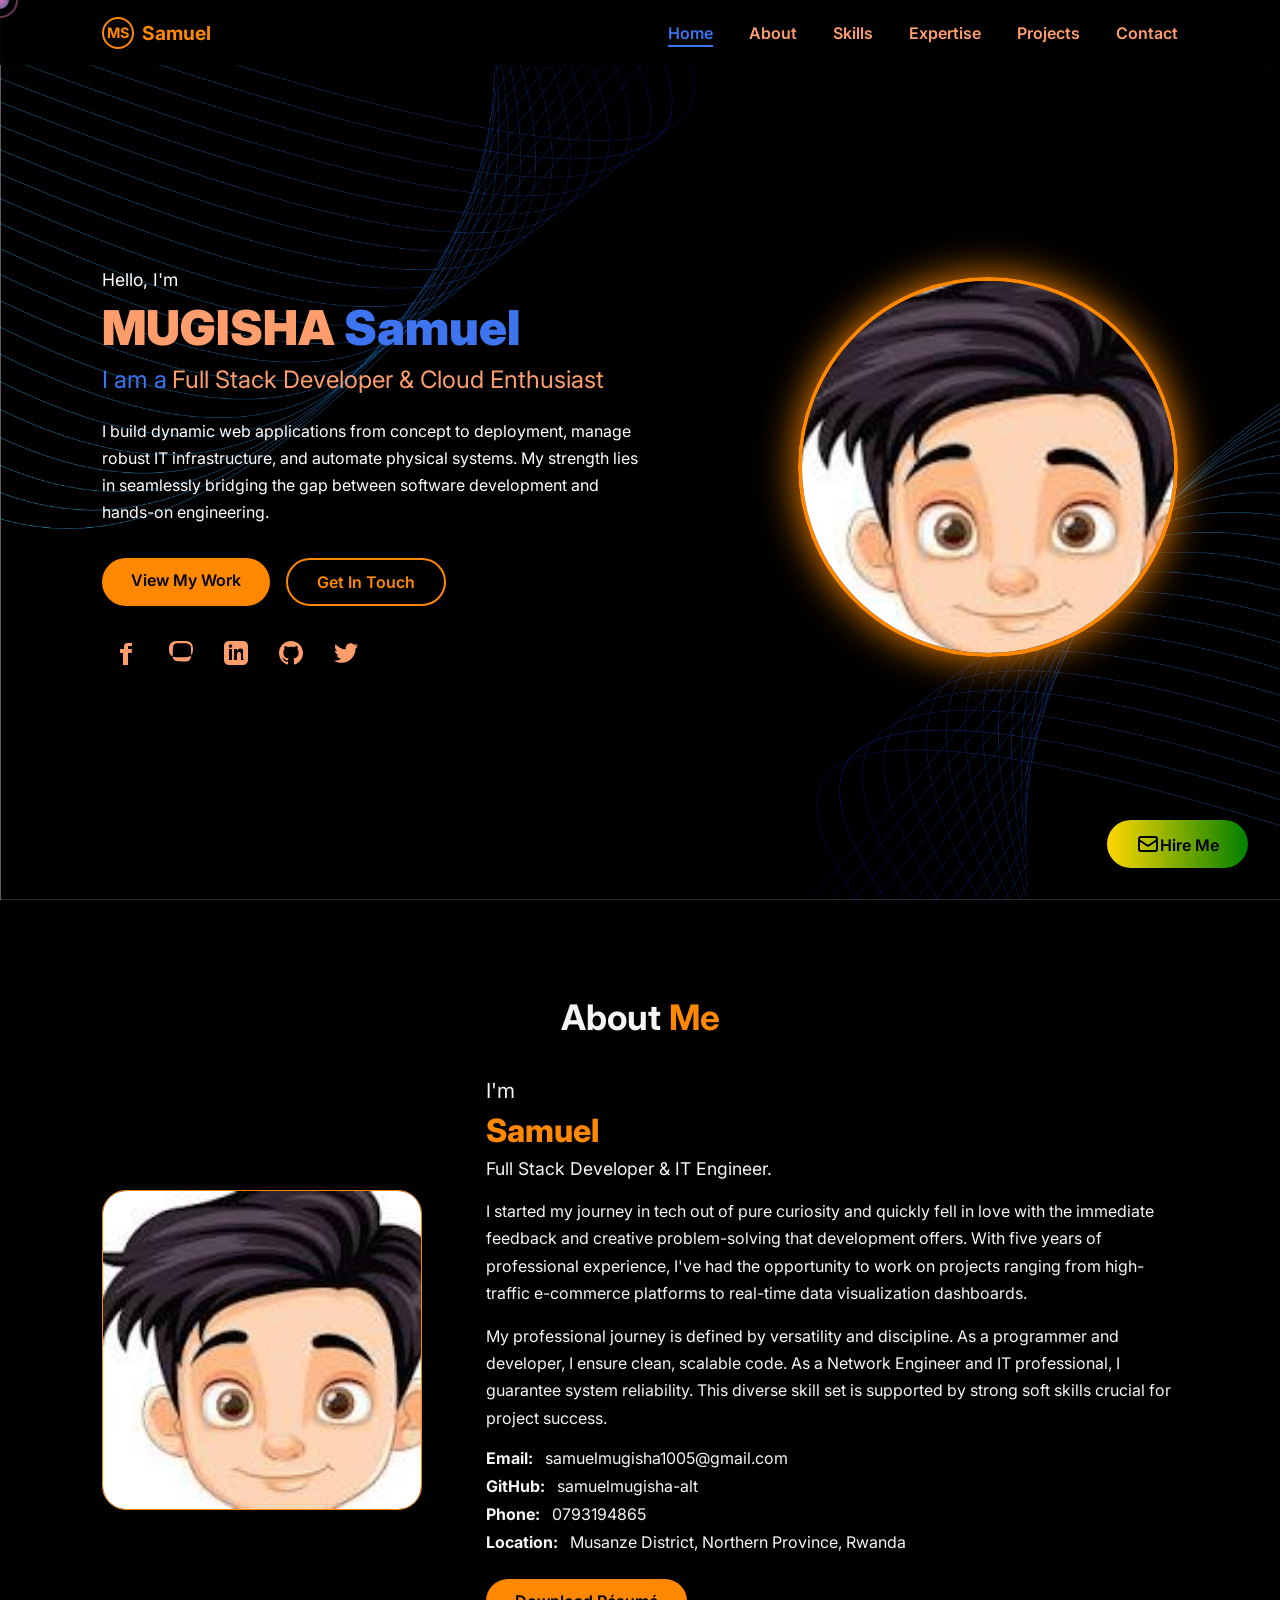
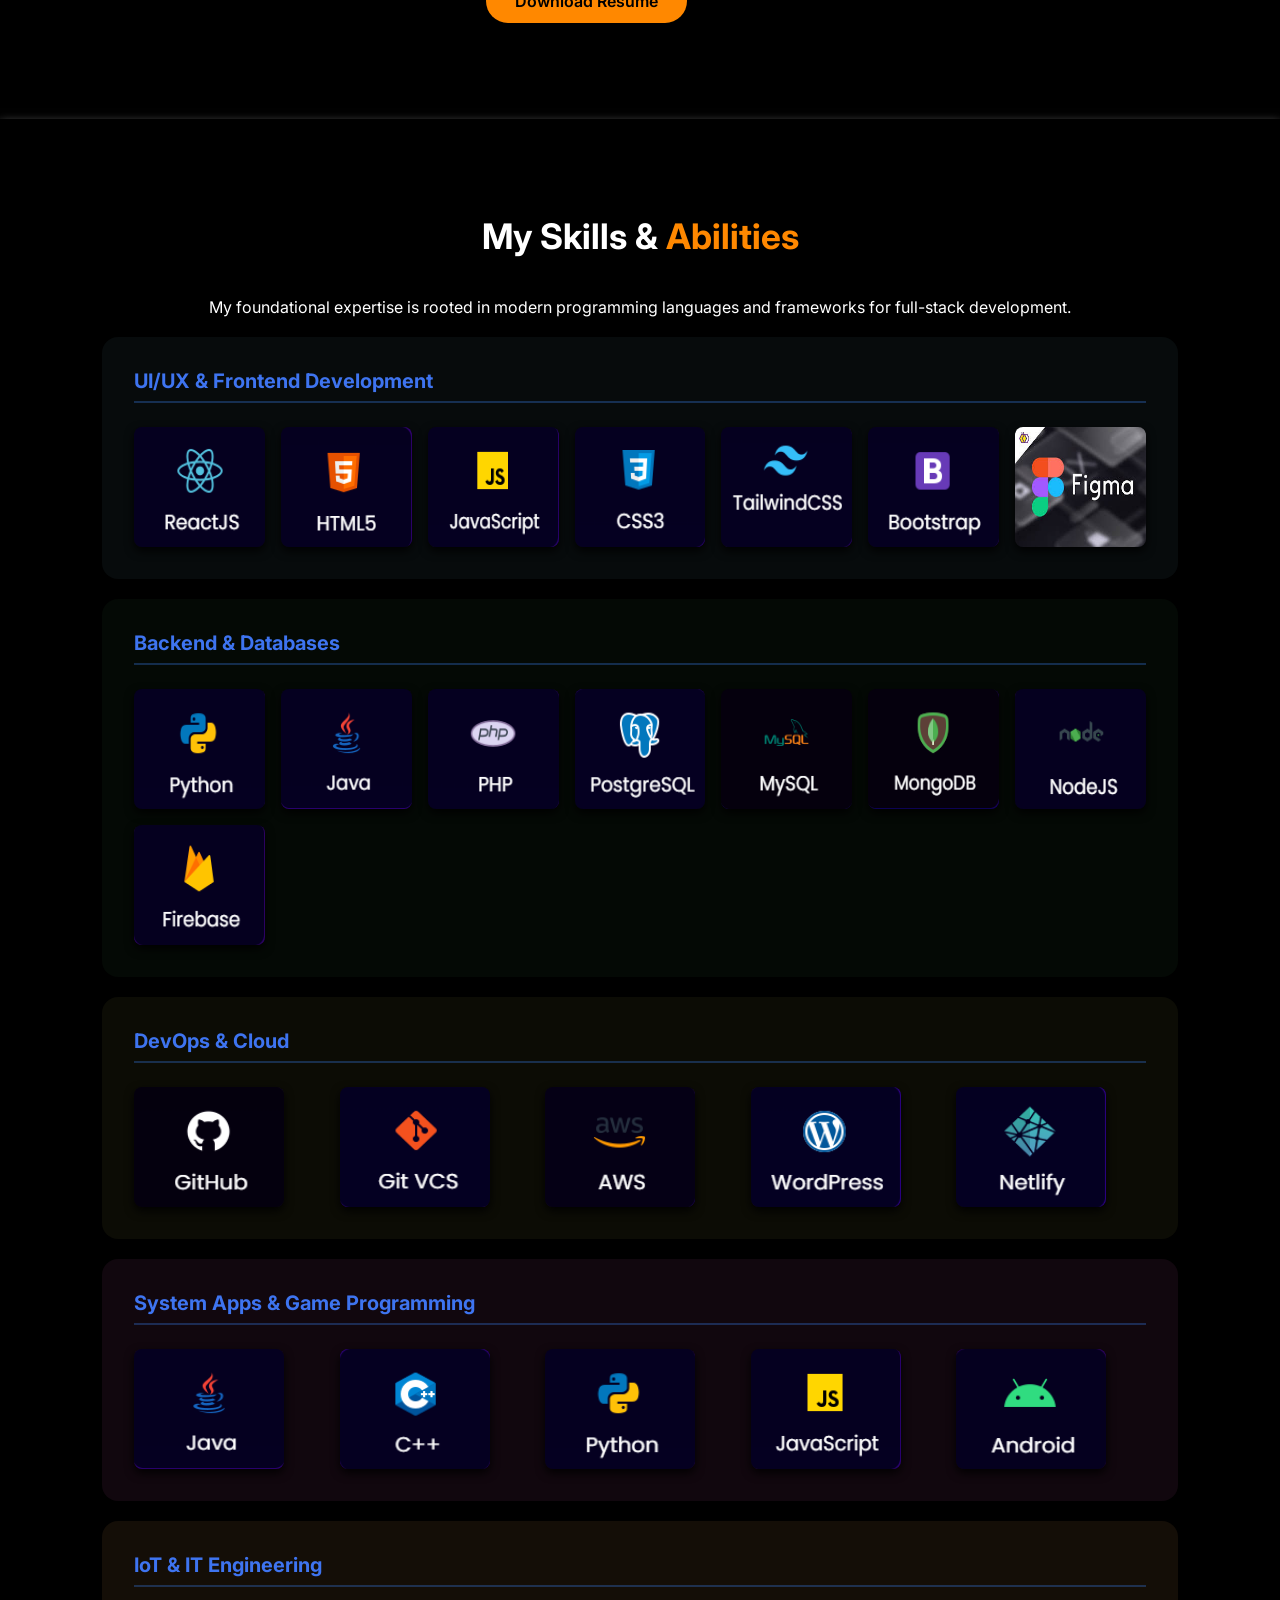
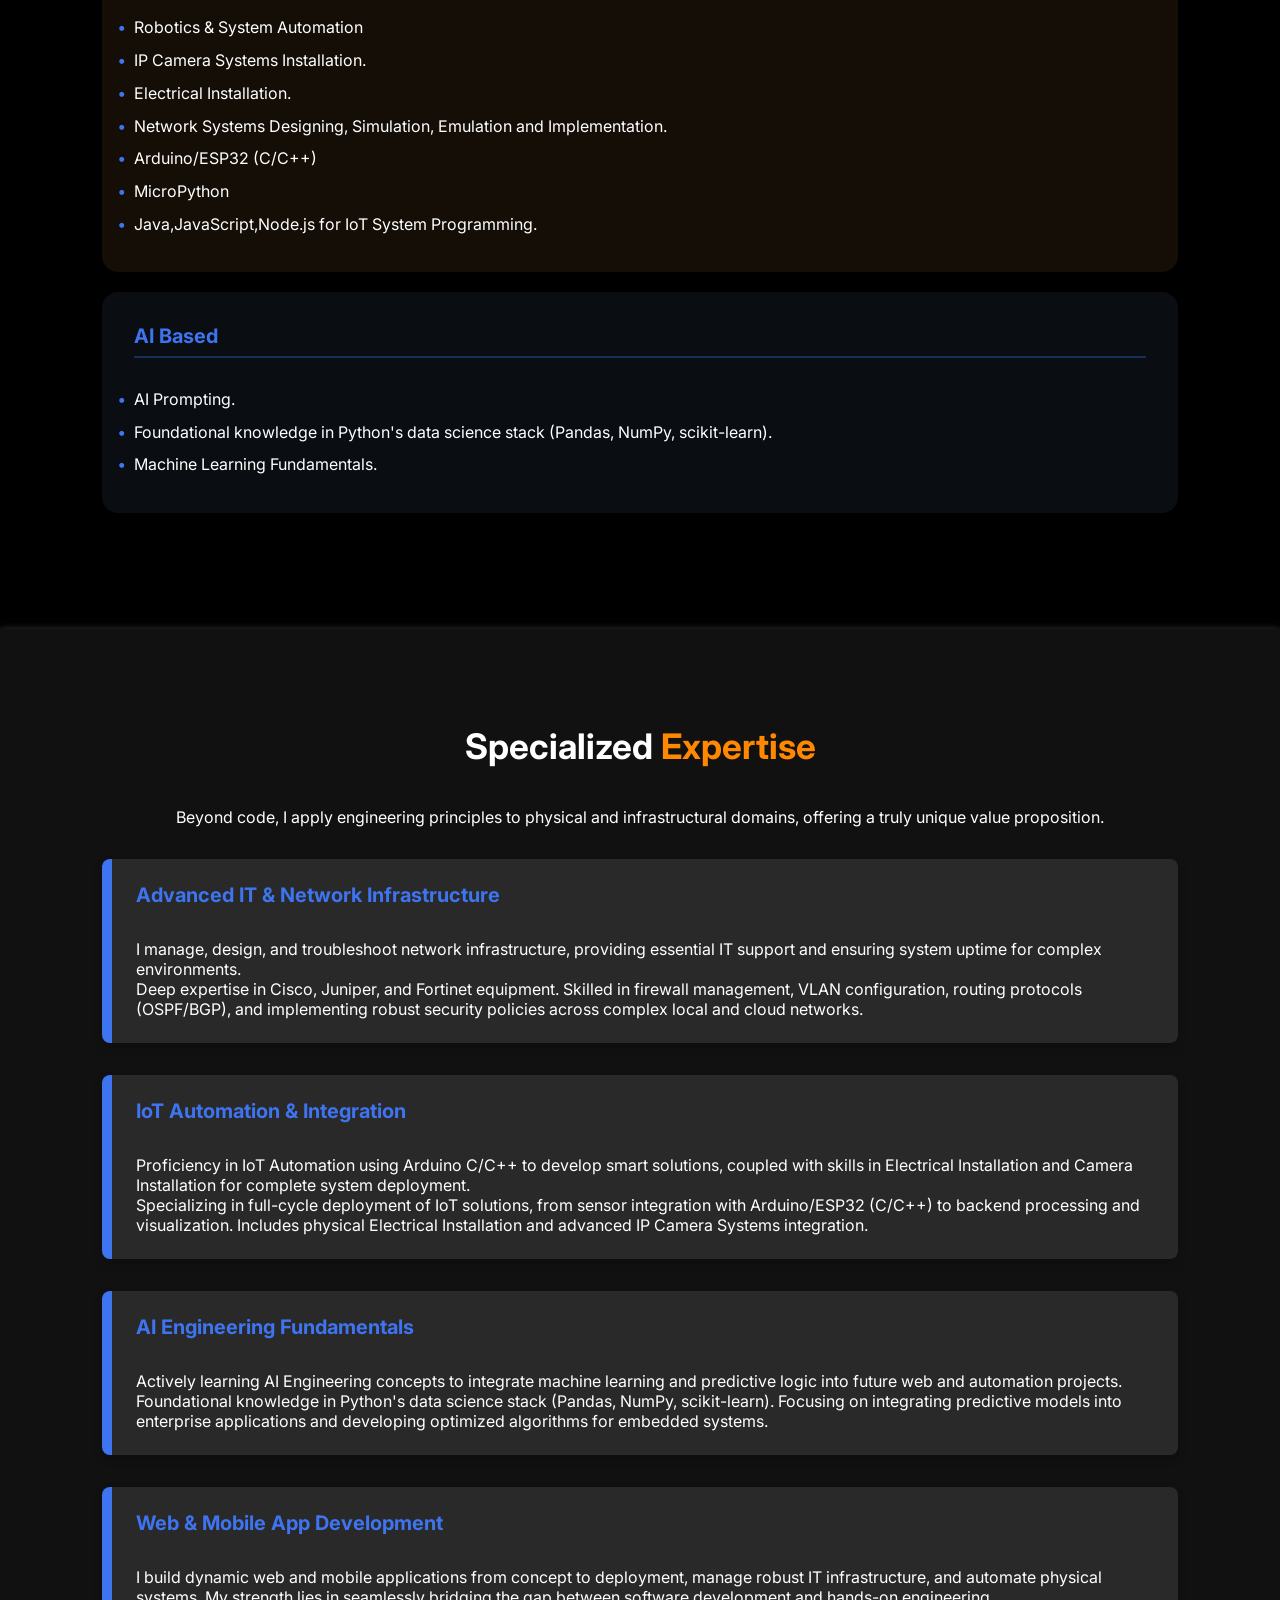
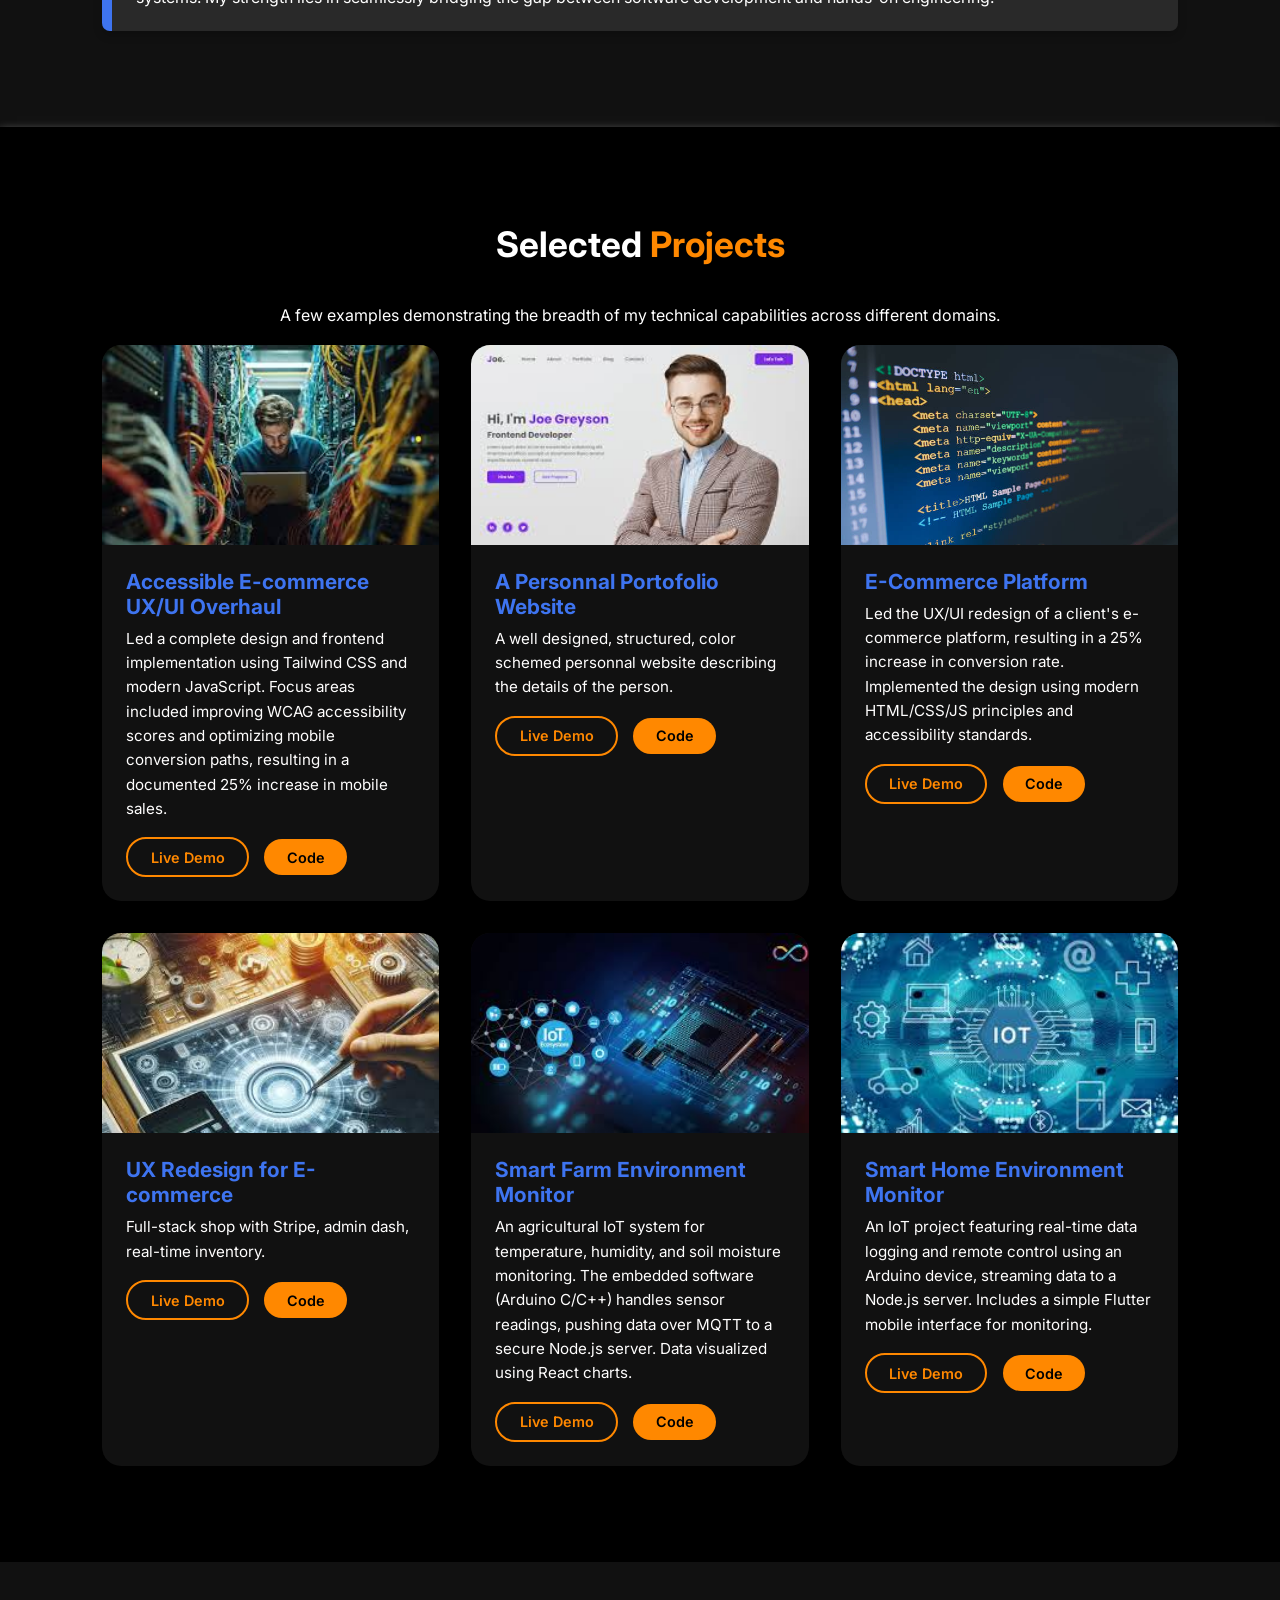
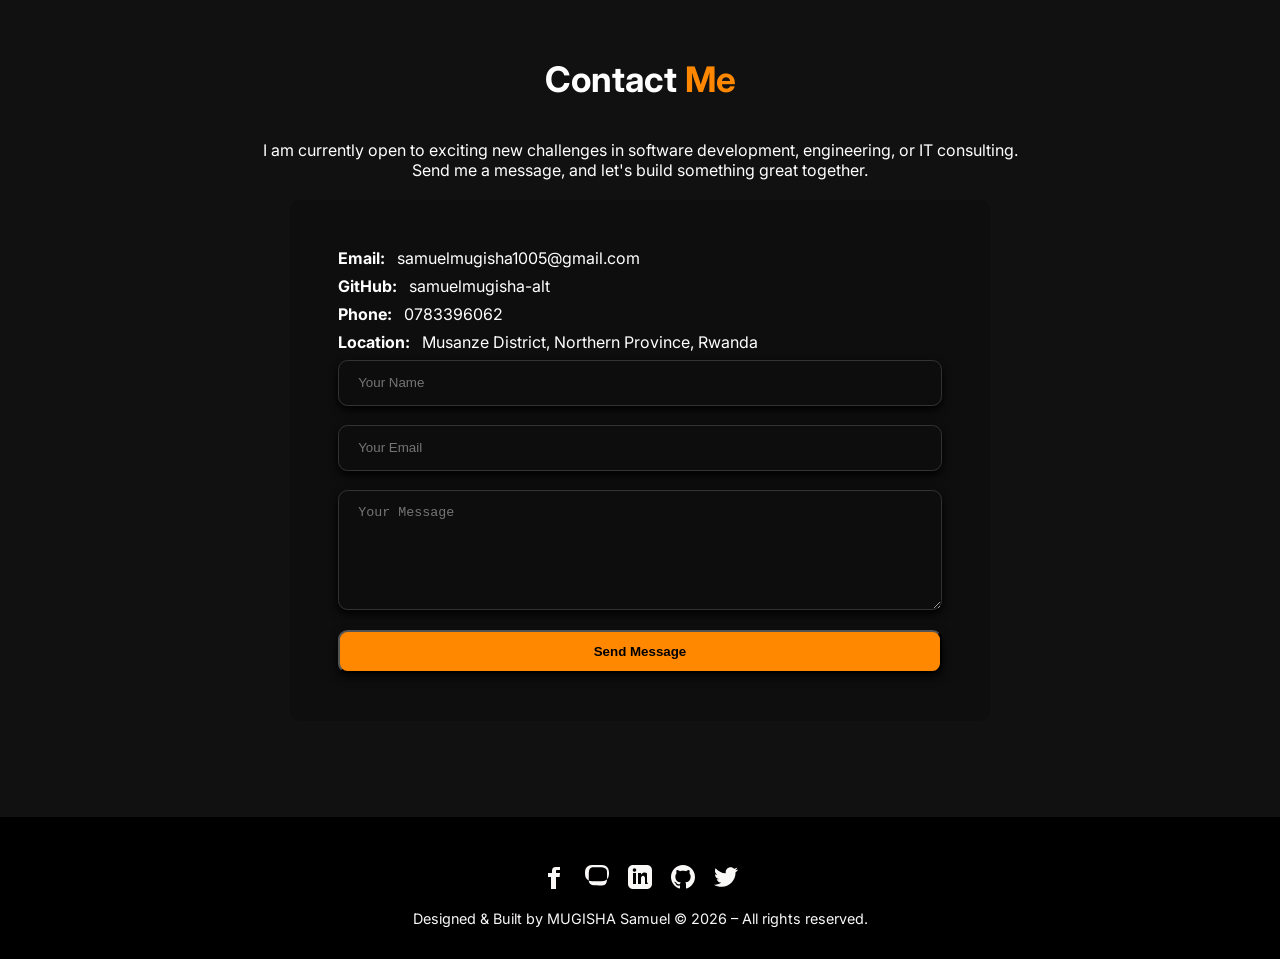
<file: Samuel Portofolio.html>
<!DOCTYPE html>
<html lang="en">
<head>
    <meta charset="UTF-8">
    <meta name="viewport" content="width=device-width, initial-scale=1.0">
    <title>Portfolio | MUGISHA Samuel</title>
    <link href="https://fonts.googleapis.com/css2?family=Inter:wght@300;400;600;700;900&display=swap" rel="stylesheet">
    <link rel="stylesheet" href="samPorto.css">
</head>
<body>

    <!-- ---------- CURSOR + FOLLOWER ---------- -->
    <div class="cursor" id="cursor"></div>
    <div class="cursor-follower" id="cursorFollower"></div>

    <!-- Floating particles for click effects -->
    <div id="particles-container"></div>

    <!-- Floating Contact Button -->
    <a href="#contact" class="floating-btn">
        <svg class="w-6 h-6" width="24" height="24" fill="none" stroke="currentColor" viewBox="0 0 24 24" xmlns="http://www.w3.org/2000/svg"><path stroke-linecap="round" stroke-linejoin="round" stroke-width="2" d="M3 8l7.89 5.26a2 2 0 002.22 0L21 8M5 19h14a2 2 0 002-2V7a2 2 0 00-2-2H5a2 2 0 00-2 2v10a2 2 0 002 2z"></path></svg>
        <span>Hire Me</span>
    </a>


    <!-- ---------- HEADER ---------- -->
    <header id="header">
        <div class="logo-wrap">
            <div class="logo">MS</div>
            <div class="brand">Samuel</div>
        </div>
        <nav>
            <a href="#home" class="active">Home</a>
            <a href="#about">About</a>
            <a href="#skills">Skills</a>
            <a href="#expertise">Expertise</a>
            <a href="#projects">Projects</a>
            <a href="#contact">Contact</a>
        </nav>
        <button id="menu-btn">☰</button>
    </header>

    <div id="mobile-nav">
        <button id="close-btn">✕</button>
        <a href="#home">Home</a>
            <a href="#about">About</a>
            <a href="#skills">Skills</a>
            <a href="#expertise">Expertise</a>
            <a href="#projects">Projects</a>
            <a href="#contact">Contact</a>
    </div>

    <main>
        
        <section id="home">

            <div class="hero-inner">
                <div class="hero-text">
                    <div class="greeting">Hello, I'm</div>
                    <h1 class="hero-name">MUGISHA <span style="color: var(--color-accent);">Samuel</span></h1>
                    <div class="hero-title" style="display: flex;flex-direction: row;">
                        <span style="color: var(--color-accent);margin-right: 5px;">I am a</span>
                        <div class="typewriter" id="writer"></div>
                    </div>
                    <p class="bio">
                        I build dynamic web applications from concept to deployment, manage robust IT infrastructure, and automate physical systems. My strength lies in seamlessly bridging the gap between software development and hands-on engineering.
                    </p>
                    <div class="btns">
                        <a href="#projects" class="btn primary">View My Work</a>
                        <a href="#contact" class="btn secondary">Get In Touch</a>
                    </div>
                    <div class="social-links">
                <a href="https://facebook.com" target="_blank" rel="noreferrer" aria-label="Facebook">
                    <svg width="24" height="24" viewBox="0 0 24 24" fill="currentColor" xmlns="http://www.w3.org/2000/svg"><path d="M9 8h-3v4h3v12h5v-12h3.642l.358-4h-4v-1.667c0-.955.192-1.333 1.133-1.333h2.867v-3h-4.333c-2.454 0-3.667 1.487-3.667 4.075v1.925z"/></svg>
                </a>
                <a href="https://instagram.com" target="_blank" rel="noreferrer" aria-label="Instagram">
                    <svg width="24" height="24" viewBox="0 0 24 24" fill="currentColor" xmlns="http://www.w3.org/2000/svg"><path d="M12 2.163c3.204 0 3.584.012 4.85.07 3.252.148 4.772 1.918 4.981 3.297.211 1.378.196 1.76.196 4.839 0 3.203.012 3.584-.07 4.85-0.148 3.252-1.918 4.772-3.297 4.981-1.378.211-1.76.196-4.839.196-3.203 0-3.584-.012-4.85-.07-3.252-.148-4.772-1.918-4.981-3.297-.211-1.378-.196-1.76-.196-4.839 0-3.204-.012-3.584.07-4.85 0.148-3.252 1.918-4.772 3.297-4.981 1.378-.211 1.76-.196 4.839-.196zm0-2.163c-3.259 0-3.667.014-4.942.071-4.438.204-6.793 2.57-7.001 7.001-.06.325-.102.66-.102 1.056s.042.731.102 1.056c.208 4.43 2.563 6.797 7.001 7.001 1.275.057 1.683.071 4.942.071 3.259 0 3.668-.014 4.943-.071 4.438-.204 6.797-2.57 7.001-7.001.06-.325.102-.66.102-1.056s-.042-.731-.102-1.056c-.203-4.43-2.56-6.797-7.001-7.001-1.275-.057-1.683-.071-4.943-.071z"/></svg>
                </a>
                <a href="https://linkedin.com" target="_blank" rel="noreferrer" aria-label="LinkedIn">
                    <svg width="24" height="24" viewBox="0 0 24 24" fill="currentColor" xmlns="http://www.w3.org/2000/svg"><path d="M19 0h-14c-2.761 0-5 2.239-5 5v14c0 2.761 2.239 5 5 5h14c2.762 0 5-2.239 5-5v-14c0-2.761-2.238-5-5-5zm-11 19h-3v-11h3v11zm-1.5-12.268c-.966 0-1.75-.79-1.75-1.764s.784-1.764 1.75-1.764 1.75.79 1.75 1.764-.783 1.764-1.75 1.764zm13.5 12.268h-3v-5.604c0-3.368-4-3.359-4 0v5.604h-3v-11h3v1.765c1.393-2.607 4.542-2.673 5.483-1.794l.517.581v8.448z"/></svg>
                </a>
                <a href="https://github.com" target="_blank" rel="noreferrer" aria-label="GitHub">
                    <svg width="24" height="24" viewBox="0 0 24 24" fill="currentColor" xmlns="http://www.w3.org/2000/svg"><path d="M12 0c-6.626 0-12 5.373-12 12 0 5.302 3.438 9.8 8.207 11.387.599.111.793-.261.793-.577v-2.234c-3.338.726-4.033-1.416-4.033-1.416-.546-1.387-1.333-1.756-1.333-1.756-1.082-.741.082-.725.082-.725 1.205.083 1.839 1.237 1.839 1.237 1.07 1.834 2.807 1.304 3.492.997.107-.775.418-1.303.762-1.604-2.665-.305-5.467-1.334-5.467-5.931 0-1.311.464-2.381 1.236-3.221-.124-.303-.535-1.524.117-3.176 0 0 1.008-.322 3.301 1.23.957-.266 1.983-.399 3.003-.404 1.02.005 2.046.138 3.003.404 2.292-1.552 3.301-1.23 3.301-1.23.653 1.653.242 2.873.118 3.176.772.84 1.236 1.911 1.236 3.221 0 4.609-2.807 5.624-5.479 5.921.43.372.823 1.102.823 2.222v3.293c0 .319.192.694.801.576C20.564 21.797 24 17.299 24 12c0-6.627-5.373-12-12-12z"/></svg>
                </a>
                <a href="https://twitter.com" target="_blank" rel="noreferrer" aria-label="Twitter">
                    <svg width="24" height="24" viewBox="0 0 24 24" fill="currentColor" xmlns="http://www.w3.org/2000/svg"><path d="M24 4.557c-.883.392-1.832.656-2.822.77c1.017-.609 1.795-1.574 2.16-2.723-.951.566-2.005.977-3.128 1.195-.898-.96-2.173-1.56-3.593-1.56-2.719 0-4.922 2.203-4.922 4.922 0 .385.044.755.127 1.11C7.817 8.356 4.1 6.31 1.637 3.272c-.422.723-.665 1.566-.665 2.472 0 1.706.87 3.21 2.188 4.094-.803-.025-1.565-.247-2.228-.614v.063c0 2.383 1.696 4.378 3.945 4.828-.413.112-.847.171-1.29.171-.316 0-.623-.031-.921-.088.627 1.956 2.443 3.38 4.6 3.42c-1.68 1.318-3.8 2.106-6.115 2.106-.398 0-.79-.023-1.173-.069 2.179 1.397 4.768 2.213 7.548 2.213 9.057 0 14.008-7.502 14.008-14.01 0-.214-.005-.426-.014-.637.962-.695 1.8-1.56 2.457-2.54z"/></svg>
                </a>
             </div>
                </div>
                <div class="hero-pic pic-wrap">
                    <img src="cartoon pic.jfif" alt="Samuel">
                </div>
            </div>
        </section>

        <!-- other sections unchanged -->
        <section id="about">
            <h2>About <span>Me</span></h2>
            <div class="about-wrap">
                <div class="about-pic pic-wrap" ><img src="cartoon pic.jfif" alt="Samuel"></div>
                <div class="about-txt">
                    <div class="label">I'm</div>
                    <div class="name">Samuel</div>
                    <div class="role">Full Stack Developer & IT Engineer.</div>
                    <p>I started my journey in tech out of pure curiosity and quickly fell in love with the immediate feedback and creative problem-solving that development offers. With five years of professional experience, I've had the opportunity to work on projects ranging from high-traffic e-commerce platforms to real-time data visualization dashboards.</p>
                    <p>My professional journey is defined by versatility and discipline. As a programmer and developer, I ensure clean, scalable code. As a Network Engineer and IT professional, I guarantee system reliability. This diverse skill set is supported by strong soft skills crucial for project success.</p>
                    <div class="contact-line"><strong>Email:</strong> samuelmugisha1005@gmail.com</div>
                    <div class="contact-line"><strong>GitHub:</strong> samuelmugisha-alt</div>
                    <div class="contact-line"><strong>Phone:</strong> 0793194865</div>
                    <div class="contact-line"><strong>Location:</strong> Musanze District, Northern Province, Rwanda</div>
                    <a href="#contact" class="btn primary" style="margin-top:1.2rem;">Download Résumé</a>
                </div>
            </div>
        </section>

        <section id="skills">
            <h2>My Skills & <span>Abilities</span></h2>
            <div class="about-section">My foundational expertise is rooted in modern programming languages and frameworks for full-stack development.</div>
            <div class="skills-container">
                
                <div class="skill-card one" >
                    <h3>UI/UX & Frontend Development   </h3>
                    <div class="skills-grid">
                        <img src="reactjs.PNG" alt="" id="skill-img">
                        <img src="html5.PNG" alt="" id="skill-img">
                        <img src="js.PNG" alt="" id="skill-img">
                        <img src="css3.PNG" alt="" id="skill-img">
                        <img src="tailwind.PNG" alt="" id="skill-img">
                        <img src="bootstrapcss.PNG" alt="" id="skill-img">
                        <img src="figma.jfif" alt="" id="skill-img">
                    </div>
                </div>
                
                <div class="skill-card two">
                    <h3>Backend & Databases</h3>
                    <div class="skills-grid">
                        <img src="py.PNG" alt="" id="skill-img">
                        <img src="java.PNG" alt="" id="skill-img">
                        <img src="php.PNG" alt="" id="skill-img">
                        <img src="postagresql.PNG" alt="" id="skill-img">
                        <img src="mysql.PNG" alt="" id="skill-img">
                        <img src="mongodb.PNG" alt="" id="skill-img">
                        <img src="nodejs.PNG" alt="" id="skill-img">
                        <img src="firebase.PNG" alt="" id="skill-img">
                    </div>
                </div>

                <div class="skill-card three">
                    <h3>DevOps & Cloud</h3>
                    <div class="skills-grid">
                        <img src="github.PNG" alt="" id="skill-img">
                        <img src="gitvcs.PNG" alt="" id="skill-img">
                        <img src="aws.PNG" alt="" id="skill-img">
                        <img src="wordpress.PNG" alt="" id="skill-img">
                        <img src="netlify.PNG" alt="" id="skill-img">
                    </div>
                </div>

                <div class="skill-card four">
                    <h3>System Apps & Game Programming</h3>
                    <div class="skills-grid">
                        <img src="java.PNG" alt="" id="skill-img">
                        <img src="c++.PNG" alt="" id="skill-img">
                        <img src="py.PNG" alt="" id="skill-img">
                        <img src="js.PNG" alt="" id="skill-img">
                        <img src="android.PNG" alt="" id="skill-img">
                    </div>
                </div>

                <div class="skill-card five">
                    <h3>IoT & IT Engineering</h3>
                    <ul class="skill-list">
                        <li>Robotics & System Automation</li>
                        <li>IP Camera Systems Installation.</li>
                        <li>Electrical Installation.</li>
                        <li>Network Systems Designing, Simulation, Emulation and Implementation.</li>
                        <li>Arduino/ESP32 (C/C++)</li>
                        <li>MicroPython</li>
                        <li>Java,JavaScript,Node.js for IoT System Programming.</li>
                        
                    </ul>
                </div>

                <div class="skill-card six">
                    <h3>AI Based </h3>
                    <ul class="skill-list">
                        <li>AI Prompting.</li>
                        <li>Foundational knowledge in Python's data science stack (Pandas, NumPy, scikit-learn).</li>
                        <li>Machine Learning Fundamentals.</li>
                    </ul>
                </div>
                
            </div>

        </section>

        <section id="expertise">
            <h2>Specialized <span>Expertise</span></h2>
            <div class="about-section">Beyond code, I apply engineering principles to physical and infrastructural domains, offering a truly unique value proposition.</div>
            <div class="expertise-card">
                    <h3 style="margin-top: 0;">Advanced IT & Network Infrastructure</h3>
                    <p>I manage, design, and troubleshoot network infrastructure, providing essential IT support and ensuring system uptime for complex environments.</p>
                    <p>Deep expertise in Cisco, Juniper, and Fortinet equipment. Skilled in firewall management, VLAN configuration, routing protocols (OSPF/BGP), and implementing robust security policies across complex local and cloud networks.</p>
                </div>

                <div class="expertise-card">
                    <h3 style="margin-top: 0;">IoT Automation & Integration</h3>
                    <p>Proficiency in IoT Automation using Arduino C/C++ to develop smart solutions, coupled with skills in Electrical Installation and Camera Installation for complete system deployment.</p>
                    <p>Specializing in full-cycle deployment of IoT solutions, from sensor integration with Arduino/ESP32 (C/C++) to backend processing and visualization. Includes physical Electrical Installation and advanced IP Camera Systems integration.</p>
                </div>

                 <div class="expertise-card">
                    <h3 style="margin-top: 0;">AI Engineering Fundamentals</h3>
                    <p>Actively learning AI Engineering concepts to integrate machine learning and predictive logic into future web and automation projects.</p>
                    <p>Foundational knowledge in Python's data science stack (Pandas, NumPy, scikit-learn). Focusing on integrating predictive models into enterprise applications and developing optimized algorithms for embedded systems.</p>
                </div>

                 <div class="expertise-card">
                    <h3 style="margin-top: 0;">Web & Mobile App Development</h3>
                    <p>I build dynamic web and mobile applications from concept to deployment, manage robust IT infrastructure, and automate physical systems. My strength lies in seamlessly bridging the gap between software development and hands-on engineering.</p>
                </div>

        </section>


        <section id="projects">
            <h2>Selected <span>Projects</span></h2>
            <div class="about-section">A few examples demonstrating the breadth of my technical capabilities across different domains.</div>
            <div class="projects-grid">
                <div class="project-card">
                    <img src="images (15).jfif" alt="Project">
                    <div class="project-info">
                        <h3>Accessible E-commerce UX/UI Overhaul</h3>
                        <p>Led a complete design and frontend implementation using Tailwind CSS and modern JavaScript. Focus areas included improving WCAG accessibility scores and optimizing mobile conversion paths, resulting in a documented 25% increase in mobile sales.</p>
                        <a href="https://github.com" target="_blank" rel="noreferrer" class="btn secondary">Live Demo</a>
                        <a href="Error.html" class="btn primary" style="margin-left:.7rem;">Code</a>
                    </div>
                </div>
                
                <div class="project-card">
                    <img src="images (2).jfif" alt="Project">
                    <div class="project-info">
                        <h3>A Personnal Portofolio Website</h3>
                        <p>A well designed, structured, color schemed personnal website describing the details of the person.</p>
                        <a href="https://github.com" target="_blank" rel="noreferrer" class="btn secondary">Live Demo</a>
                        <a href="Error.html" class="btn primary" style="margin-left:.7rem;">Code</a>
                    </div>
                </div>

                <div class="project-card">
                    <img src="11.jpg" alt="Project">
                    <div class="project-info">
                        <h3>E-Commerce Platform</h3>
                        <p>Led the UX/UI redesign of a client's e-commerce platform, resulting in a 25% increase in conversion rate. Implemented the design using modern HTML/CSS/JS principles and accessibility standards.</p>
                        <a href="https://github.com" target="_blank" rel="noreferrer" class="btn secondary">Live Demo</a>
                        <a href="Error.html" class="btn primary" style="margin-left:.7rem;">Code</a>
                    </div>
                </div>

                <div class="project-card">
                    <img src="images (17).jfif" alt="Project">
                    <div class="project-info">
                        <h3>UX Redesign for E-commerce</h3>
                        <p>Full-stack shop with Stripe, admin dash, real-time inventory.</p>
                        <a href="https://github.com" target="_blank" rel="noreferrer" class="btn secondary">Live Demo</a>
                        <a href="Error.html" class="btn primary" style="margin-left:.7rem;">Code</a>
                    </div>
                </div>

                <div class="project-card">
                    <img src="images (12).jfif" alt="Project">
                    <div class="project-info">
                        <h3>Smart Farm Environment Monitor</h3>
                        <p>An agricultural IoT system for temperature, humidity, and soil moisture monitoring. The embedded software (Arduino C/C++) handles sensor readings, pushing data over MQTT to a secure Node.js server. Data visualized using React charts.</p>
                        <a href="https://github.com" target="_blank" rel="noreferrer" class="btn secondary">Live Demo</a>
                        <a href="Error.html" class="btn primary" style="margin-left:.7rem;">Code</a>
                    </div>
                </div>
                

                <div class="project-card">
                    <img src="images (11).jfif" alt="Project">
                    <div class="project-info">
                        <h3>Smart Home Environment Monitor</h3>
                        <p>An IoT project featuring real-time data logging and remote control using an Arduino device, streaming data to a Node.js server. Includes a simple Flutter mobile interface for monitoring.</p>
                        <a href="https://github.com" target="_blank" rel="noreferrer" class="btn secondary">Live Demo</a>
                        <a href="Error.html" class="btn primary" style="margin-left:.7rem;">Code</a>
                    </div>
                </div>
            </div>
        </section>

        <section id="contact">
            <h2>Contact <span>Me</span></h2>
            <div class="about-section">I am currently open to exciting new challenges in software development, engineering, or IT consulting. <br> Send me a message, and let's build something great together.</div>
            <div class="contact-wrap">
                <div class="contact-line" id="contact-line"><strong>Email:</strong> samuelmugisha1005@gmail.com</div>
                    <div class="contact-line" id="contact-line"><strong>GitHub:</strong> samuelmugisha-alt</div>
                    <div class="contact-line" id="contact-line"><strong>Phone:</strong> 0783396062</div>
                    <div class="contact-line" id="contact-line"><strong>Location:</strong> Musanze District, Northern Province, Rwanda</div>
                <form action="https://formspree.io/f/samuelmugisha1005@gmail.com" method="POST">
                    <input type="text" name="name" placeholder="Your Name" required>
                    <input type="email" name="email" placeholder="Your Email" required>
                    <textarea name="message" rows="6" placeholder="Your Message" required></textarea>
                    <button type="submit" class="btn primary">Send Message</button>
                </form>
            </div>
        </section>
    </main>

    <footer>
        <div class="social">
        <a href="https://facebook.com" target="_blank" rel="noreferrer" aria-label="Facebook">
                    <svg width="24" height="24" viewBox="0 0 24 24" fill="currentColor" xmlns="http://www.w3.org/2000/svg"><path d="M9 8h-3v4h3v12h5v-12h3.642l.358-4h-4v-1.667c0-.955.192-1.333 1.133-1.333h2.867v-3h-4.333c-2.454 0-3.667 1.487-3.667 4.075v1.925z"/></svg>
                </a>
                <a href="https://instagram.com" target="_blank" rel="noreferrer" aria-label="Instagram">
                    <svg width="24" height="24" viewBox="0 0 24 24" fill="currentColor" xmlns="http://www.w3.org/2000/svg"><path d="M12 2.163c3.204 0 3.584.012 4.85.07 3.252.148 4.772 1.918 4.981 3.297.211 1.378.196 1.76.196 4.839 0 3.203.012 3.584-.07 4.85-0.148 3.252-1.918 4.772-3.297 4.981-1.378.211-1.76.196-4.839.196-3.203 0-3.584-.012-4.85-.07-3.252-.148-4.772-1.918-4.981-3.297-.211-1.378-.196-1.76-.196-4.839 0-3.204-.012-3.584.07-4.85 0.148-3.252 1.918-4.772 3.297-4.981 1.378-.211 1.76-.196 4.839-.196zm0-2.163c-3.259 0-3.667.014-4.942.071-4.438.204-6.793 2.57-7.001 7.001-.06.325-.102.66-.102 1.056s.042.731.102 1.056c.208 4.43 2.563 6.797 7.001 7.001 1.275.057 1.683.071 4.942.071 3.259 0 3.668-.014 4.943-.071 4.438-.204 6.797-2.57 7.001-7.001.06-.325.102-.66.102-1.056s-.042-.731-.102-1.056c-.203-4.43-2.56-6.797-7.001-7.001-1.275-.057-1.683-.071-4.943-.071z"/></svg>
                </a>
                <a href="https://linkedin.com" target="_blank" rel="noreferrer" aria-label="LinkedIn">
                    <svg width="24" height="24" viewBox="0 0 24 24" fill="currentColor" xmlns="http://www.w3.org/2000/svg"><path d="M19 0h-14c-2.761 0-5 2.239-5 5v14c0 2.761 2.239 5 5 5h14c2.762 0 5-2.239 5-5v-14c0-2.761-2.238-5-5-5zm-11 19h-3v-11h3v11zm-1.5-12.268c-.966 0-1.75-.79-1.75-1.764s.784-1.764 1.75-1.764 1.75.79 1.75 1.764-.783 1.764-1.75 1.764zm13.5 12.268h-3v-5.604c0-3.368-4-3.359-4 0v5.604h-3v-11h3v1.765c1.393-2.607 4.542-2.673 5.483-1.794l.517.581v8.448z"/></svg>
                </a>
                <a href="https://github.com" target="_blank" rel="noreferrer" aria-label="GitHub">
                    <svg width="24" height="24" viewBox="0 0 24 24" fill="currentColor" xmlns="http://www.w3.org/2000/svg"><path d="M12 0c-6.626 0-12 5.373-12 12 0 5.302 3.438 9.8 8.207 11.387.599.111.793-.261.793-.577v-2.234c-3.338.726-4.033-1.416-4.033-1.416-.546-1.387-1.333-1.756-1.333-1.756-1.082-.741.082-.725.082-.725 1.205.083 1.839 1.237 1.839 1.237 1.07 1.834 2.807 1.304 3.492.997.107-.775.418-1.303.762-1.604-2.665-.305-5.467-1.334-5.467-5.931 0-1.311.464-2.381 1.236-3.221-.124-.303-.535-1.524.117-3.176 0 0 1.008-.322 3.301 1.23.957-.266 1.983-.399 3.003-.404 1.02.005 2.046.138 3.003.404 2.292-1.552 3.301-1.23 3.301-1.23.653 1.653.242 2.873.118 3.176.772.84 1.236 1.911 1.236 3.221 0 4.609-2.807 5.624-5.479 5.921.43.372.823 1.102.823 2.222v3.293c0 .319.192.694.801.576C20.564 21.797 24 17.299 24 12c0-6.627-5.373-12-12-12z"/></svg>
                </a>
                <a href="https://twitter.com" target="_blank" rel="noreferrer" aria-label="Twitter">
                    <svg width="24" height="24" viewBox="0 0 24 24" fill="currentColor" xmlns="http://www.w3.org/2000/svg"><path d="M24 4.557c-.883.392-1.832.656-2.822.77c1.017-.609 1.795-1.574 2.16-2.723-.951.566-2.005.977-3.128 1.195-.898-.96-2.173-1.56-3.593-1.56-2.719 0-4.922 2.203-4.922 4.922 0 .385.044.755.127 1.11C7.817 8.356 4.1 6.31 1.637 3.272c-.422.723-.665 1.566-.665 2.472 0 1.706.87 3.21 2.188 4.094-.803-.025-1.565-.247-2.228-.614v.063c0 2.383 1.696 4.378 3.945 4.828-.413.112-.847.171-1.29.171-.316 0-.623-.031-.921-.088.627 1.956 2.443 3.38 4.6 3.42c-1.68 1.318-3.8 2.106-6.115 2.106-.398 0-.79-.023-1.173-.069 2.179 1.397 4.768 2.213 7.548 2.213 9.057 0 14.008-7.502 14.008-14.01 0-.214-.005-.426-.014-.637.962-.695 1.8-1.56 2.457-2.54z"/></svg>
                </a>    
        </div>
        <p>Designed & Built by MUGISHA Samuel &copy; <span id="yr"></span> – All rights reserved.</p>
    </footer>

    <script>

        /* ---------- CURSOR + FOLLOWER ---------- */
        const cursor = document.getElementById('cursor');
        const follower = document.getElementById('cursorFollower');
        let mouseX = 0, mouseY = 0;
        document.addEventListener('mousemove', e => {
            mouseX = e.clientX;
            mouseY = e.clientY;
            cursor.style.left = mouseX + 'px';
            cursor.style.top = mouseY + 'px';
            setTimeout(() => {
                follower.style.left = mouseX + 'px';
                follower.style.top = mouseY + 'px';
            }, 100);
        });
        document.querySelectorAll('a, button, #menu-btn').forEach(el => {
            el.addEventListener('mouseenter', () => {
                cursor.classList.add('hover');
                follower.classList.add('hover');
            });
            el.addEventListener('mouseleave', () => {
                cursor.classList.remove('hover');
                follower.classList.remove('hover');
            });
        });

        // /* ---------- MOBILE NAV ---------- -->
        const menuBtn = document.getElementById('menu-btn');
        const closeBtn = document.getElementById('close-btn');
        const mobileNav = document.getElementById('mobile-nav');
        menuBtn.addEventListener('click', () => mobileNav.classList.add('open'));
        closeBtn.addEventListener('click', () => mobileNav.classList.remove('open'));
        mobileNav.querySelectorAll('a').forEach(link => {
            link.addEventListener('click', () => mobileNav.classList.remove('open'));
        });

         // /* ---------- NAV ACTIVE ---------- -->
        const navLinks = document.querySelectorAll('nav a, #mobile-nav a');
        const sections = document.querySelectorAll('section');
        window.addEventListener('scroll', () => {
            let current = '';
            sections.forEach(sec => {
                const secTop = sec.offsetTop;
                const secHeight = sec.clientHeight;
                if (scrollY >= (secTop - 200)) current = sec.getAttribute('id');
            });
            navLinks.forEach(link => {
                link.classList.remove('active');
                if (link.getAttribute('href').slice(1) === current) link.classList.add('active');
            });
        });

        // Typewriter animation for hero section
        // JavaScript Logic
        const textElement = document.getElementById('writer');
        const professions = [
            "Full Stack Developer & Cloud Enthusiast",
            "Frontend Developer.",
            "Backend Developer.",
            "Web(UI/UX) Designer.",
            "IT Engineer.",
            "Network Engineer & IoT Specialist.",
            "Game And Software App Developer "
        ];

        let professionIndex = 0;
        let charIndex = 0;
        let isDeleting = false;
        let typeSpeed = 100;

        function type() {
            const currentFullText = professions[professionIndex];
           
            if (isDeleting) {
                // Remove character
                textElement.textContent = currentFullText.substring(0, charIndex - 1);
                charIndex--;
                typeSpeed = 50; // Deleting is usually faster
            } else {
                // Add character
                textElement.textContent = currentFullText.substring(0, charIndex + 1);
                charIndex++;
                typeSpeed = 50;
            }

            // Logical switch points
            if (!isDeleting && charIndex === currentFullText.length) {
                // Pause at the end of the word
                isDeleting = true;
                typeSpeed = 2000; // 2 second pause
            } else if (isDeleting && charIndex === 0) {
                isDeleting = false;
                // Move to next profession in the array
                professionIndex = (professionIndex + 1) % professions.length;
                typeSpeed = 500; // Small pause before typing new word
            }

            setTimeout(type, typeSpeed);
        }

        // Initialize animation on page load
        window.onload = type;

        /* ---------- YEAR ---------- */
        document.getElementById('yr').textContent = new Date().getFullYear();

        // Enhanced particle effects on click
        document.addEventListener('click', (e) => {
            createEnhancedParticles(e.clientX, e.clientY);
        });

        function createEnhancedParticles(x, y) {
            for (let i = 0; i < 20; i++) {
                const particle = document.createElement('div');
                particle.className = 'particle';
                const size = Math.random() * 8 + 4;
                const angle = (Math.PI * 2 * i) / 20;
                const velocity = Math.random() * 150 + 50;
                
                particle.style.cssText = `
                    position: fixed;
                    left: ${x}px;
                    top: ${y}px;
                    width: ${size}px;
                    height: ${size}px;
                    background: radial-gradient(circle, #ff81d1, #69a6fb);
                    border-radius: 50%;
                    --tx: ${Math.cos(angle) * velocity}px;
                    --ty: ${Math.sin(angle) * velocity}px;
                    z-index: 9997;
                `;
                
                document.body.appendChild(particle);
                particle.classList.add('active');
                
                setTimeout(() => particle.remove(), 2000);
            }
        }
        

    </script>
</body>
</html>
</file>
<file: samPorto.css>
/* --- LOADER STYLES START --- */
        #loader-overlay {
            position: fixed;
            top: 0;
            left: 0;
            width: 100vw;
            height: 100vh;
            background-color: #ffffff;
            z-index: 9999;
            display: flex;
            justify-content: center;
            align-items: center;
            flex-direction: column;
            transition: opacity 0.8s ease-out;
        }

        .loader-container {
            position: relative;
            height: 100px;
            display: flex;
            align-items: center;
            justify-content: center;
        }

        .loader-text {
            font-size: 3rem;
            font-weight: 900;
            color: var(--color-text-dark);
            display: flex;
            gap: 2px;
            position: relative;
            z-index: 2;
        }

        .letter {
            display: inline-block;
            opacity: 0; /* Hidden initially */
            transform: translate(0, 0);
            transition: opacity 0.5s, transform 0.5s, width 0.5s, margin 0.5s;
        }

        /* The space between First and Last name */
        .spacer {
            width: 10px;
        }

        /* The underline that morphs */
        .loader-line {
            position: absolute;
            bottom: 0;
            left: 50%;
            transform: translateX(-50%);
            width: 0;
            height: 4px;
            background-color: var(--color-accent);
            border-radius: 2px;
            transition: width 1s ease-out, height 0.5s ease, bottom 1s ease, border-radius 0.5s ease, background-color 0.5s;
            z-index: 1;
        }

        /* Classes for animation states */
        .letter.fly-in {
            opacity: 1;
        }

        .letter.fade-out {
            opacity: 0;
            transform: translateY(-20px);
            width: 0; /* Collapse width so M and S come together */
            margin: 0;
            overflow: hidden;
        }

        .letter.logo-letter {
            /* Keep M and S visible */
            color: var(--color-accent);
        }

        .loader-line.expand {
            width: 100%; /* Full width of text */
        }

        /* The final circle state */
        .loader-line.morph-circle {
            width: 120px;
            height: 120px;
            bottom: 0px; /* Adjust to center vertically around text */
            background-color: transparent;
            border: 4px solid var(--color-accent);
            border-radius: 50%;
        }

        /* --- LOADER STYLES END --- */

        /* --- MAIN CONTENT & SCROLL REVEAL STYLES --- */
        .container {
            /* Initially hide the main content for a smooth reveal after the loader */
            opacity: 0;
            transition: opacity 1.5s ease-in; 
        }
        
        /* Base state for hidden sections (off-screen) */
        .hidden {
            opacity: 0;
            transform: translateY(50px); /* Start 50px below final position */
            transition: opacity 0.8s ease-out, transform 0.8s ease-out;
            /* Add a delay to stagger sections if needed (e.g., 0.2s * section_index) */
        }

        /* Active state for visible sections (final position) */
        .show {
            opacity: 1;
            transform: translateY(0);
        }


/* css styling for the sam portofolio */

:root {
            --accent: rgb(255, 136, 0);
            --text: gold;
            --text-input: white;
            --bg: #000000;
            --card: #111111;
            --header-h: 65px;
            --hoovered-btn-color: linear-gradient(to right, green,gold);
            --color-one-bg: rgb(35, 56, 61,0.2);
            --color-two-bg: rgb(21, 46, 29,0.2); 
            --color-three-bg: rgb(61, 61, 25,0.2);
            --color-four-bg: rgb(88, 37, 73,0.2);
            --color-five-bg: rgb(103, 69, 38,0.2);
            --color-six-bg: rgba(52, 66, 89, 0.2);
            --color-secondary-bg: rgb(255, 255, 255,0.1);
            --color-card-bg: #ffffff; 
            --color-accent: #3e74f0ff;
            --color-text-dark: rgba(255, 157, 108, 1);
            --color-text-muted: #fffefe; 
            --color-word-mute:rgb(13, 13, 13)e;
            --color-text-strong: #0C1221; 
            --color-text-hello: #1A2234;
            --color-cardcard-bg: #2C3547;
            --animation-duration: 0.8s;
        }

        /* ANIMATION STYLES */

        @keyframes pulse {
            0% { transform: scale(1); }
            50% { transform: scale(1.1); }
            100% { transform: scale(1); }
        }

        @keyframes textPulse {
            0% {
                text-shadow: 0 0 5px green;
            }
            50% {
                text-shadow: 0 0 15px gold;
            }
            100% {
                text-shadow: 0 0 5px blue;
            }
            100% {
                text-shadow: 0 0 5px blue;
            }
            50% {
                text-shadow: 0 0 15px gold;
            }
            0% {
                text-shadow: 0 0 5px green;
            }
        }



        * {
            box-sizing: border-box;
            margin: 0;
            padding: 0;
        }
        body {
            font-family: 'Inter', sans-serif;
            background: transparent;
            scroll-behavior: smooth;
            overflow-x: hidden;
        }
        img {
            max-width: 100%;
            display: block;
        }
        a {
            color: inherit;
            text-decoration: none;
        }

        .floating-btn {
            padding: .75rem 1.8rem;
            border-radius: 999px;
            font-weight: 600;
            transition: all .3s ease;
            display: inline-flex;
            flex-direction: row;
            z-index: 100;
            animation: pulse 2s infinite;
            position: fixed;
            bottom: 2rem;
            right: 2rem;
            box-shadow: 0 10px 15px -3px rgba(0, 0, 0, 0.5);
            transition: transform 0.3s ease;
            background: linear-gradient(to right, gold,green);
        }
        
        .floating-btn:hover {
            transform: translateY(-5px);
        }
        .floating-btn span{
            margin-top: 3px;
            font-size: 1rem;
        }

        /* ---------- CUSTOM CURSOR + FOLLOWER ---------- */
        .cursor {
            position: fixed;
            width: 18px;
            height: 18px;
            border-radius: 50%;
            background: radial-gradient(circle, rgba(255, 129, 209, .9), rgba(105, 166, 251, .6));
            pointer-events: none;
            transform: translate(-50%, -50%);
            z-index: 9999;
            mix-blend-mode: difference;
            transition: transform .1s ease;
        }
        .cursor-follower {
            position: fixed;
            width: 36px;
            height: 36px;
            border: 2px solid rgba(255, 129, 209, .4);
            border-radius: 50%;
            pointer-events: none;
            transform: translate(-50%, -50%);
            z-index: 9998;
            transition: all .25s ease;
        }
        .cursor.hover,
        .cursor-follower.hover {
            transform: translate(-50%, -50%) scale(1.6);
            border-color: rgba(255, 129, 209, .8);
        }

        /* ---------- HEADER (Chrome hide/show) ---------- */
        header {
            position: fixed;
            top: 0;
            left: 0;
            width: 100%;
            height: var(--header-h);
            background-color: rgba(0, 0, 0, 0.9); 
            box-shadow: 0 4px 10px rgba(16, 31, 28, 0.1);
            backdrop-filter: blur(10px);
            display: flex;
            align-items: center;
            justify-content: space-between;
            padding: 0 8%;
            z-index: 1000;
            transition: transform .35s ease;
        }
        header.hide {
            transform: translateY(-100%);
        }
        .logo-wrap {
            display: flex;
            align-items: center;
            gap: .5rem;
        }
        .logo {
            width: 32px;
            height: 32px;
            border: 2px solid var(--accent);
            border-radius: 50%;
            display: grid;
            place-content: center;
            font-weight: 700;
            font-size: .9rem;
            color: var(--accent);
        }
        .brand {
            font-weight: 700;
            font-size: 1.2rem;
            color: var(--accent);
        }

        /* added codes */

        #menu-btn {
            display: none;
            background: none;
            border: none;
            color: var(--text);
            font-size: 1.4rem;
            cursor: none;
        }
        #mobile-nav {
            position: fixed;
            top: 0;
            right: -250px;
            width: 250px;
            height: 100vh;
            background: #111;
            display: flex;
            flex-direction: column;
            padding: 2rem;
            gap: 1.5rem;
            z-index: 1001;
            transition: right .35s ease;
            color: var(--color-text-dark);
        }
        #mobile-nav.open {
            right: 0;
        }
        #close-btn {
            align-self: flex-end;
            font-size: 1.5rem;
            background: none;
            border: none;
            color: var(--text);
            cursor: none;
        }


        nav a {
            margin-left: 2rem;
            font-weight: 600;
            transition: color .3s;
            position: relative;
            color: var(--color-text-dark);
        }
        
        nav a::after {
            content: '';
            position: absolute;
            left: 0;
            bottom: -4px;
            width: 0;
            height: 2px;
            background: var(--color-accent);
            transition: width .3s ease;
        }
        nav a:hover,
        nav a.active {
            color: var(--color-accent);
        }
        nav a:hover::after,
        nav a.active::after {
            width: 100%;
        }
        #menu-btn {
            display: none;
            background: none;
            border: none;
            color: var(--text);
            font-size: 1.4rem;
            cursor: pointer;
        }

        /* ---------- SECTIONS (generic fade-in) ---------- */
        section {
            padding: 6rem 8%;
            opacity: 1;
        }

        h2 {
            font-size: 2.2rem;
            margin-bottom: 2.5rem;
            text-align: center;
        }
        h2 span {
            color: var(--accent);
        }

        /* ---------- HOME / HERO ---------- */
        #home {
            padding-top: calc(var(--header-h) + 4rem);
            min-height: 100vh;
            display: flex;
            align-items: center;
            background: url("opoy7.jpg");
            background-repeat: no-repeat;
            background-size: cover;
            position: relative;
            overflow: hidden; /* keep smoke inside */
        }
        /* smoke canvas sits INSIDE #home */
        #smoke-canvas {
            position: absolute;
            top: 0;
            left: 0;
            width: 100%;
            height: 100%;
            pointer-events: none;
            z-index: -1; /* behind content */
        }
        .hero-inner {
            position: relative;
            z-index: 1; /* above smoke */
            display: flex;
            align-items: center;
            justify-content: space-between;
            gap: 4rem;
            width: 100%;
        }
        .hero-text .greeting {
            font-size: 1.1rem;
            margin-bottom: .5rem;
            margin-top: 2rem;
            color: var(--color-text-muted);
        }
        .hero-text h1 {
            font-size: 3rem;
            font-weight: 900;
            margin-bottom: .5rem;
        }
        .hero-name {
            color: var(--color-text-dark);
            animation: textPulse 4s infinite ease-in-out;
        }
        .hero-text .hero-title {
            font-size: 1.5rem;
            margin-bottom: 1.5rem;
            color: var(--color-text-dark);
        }
        .hero-text .bio {
            max-width: 550px;
            margin-bottom: 2rem;
            line-height: 1.7;
            color: var(--color-card-bg);
        }
        .hero-text .btns {
            display: flex;
            gap: 1rem;
        }
        .btn {
            padding: .75rem 1.8rem;
            border-radius: 999px;
            font-weight: 600;
            transition: all .3s ease;
            display: inline-block;
        }
        .btn.primary {
            background: var(--accent);
            color: #000;
        }
        .btn.primary:hover {
            background: var(--hoovered-btn-color);
            color: #000;
        }
        .btn.secondary {
            border: 2px solid var(--accent);
            color: var(--accent);
        }
        .btn.secondary:hover {
            background: var(--accent);
            color: #000;
        }
        /* ---------- JIGAR-SABLE-STYLE PICTURE HOVER ---------- -->*/
        .pic-wrap {
            flex-shrink: 0;
            position: relative;
            border-radius: 50%;
            overflow: hidden;
            isolation: isolate;
        }
        .pic-wrap img {
            width: 100%;
            height: 100%;
            object-fit: cover;
            transition: transform .5s ease, filter .5s ease;
        }
        .pic-wrap::before {
            content: '';
            position: absolute;
            inset: 0;
            background: radial-gradient(circle at center, rgba(59, 130, 246, 0) 40%, rgba(59, 130, 246, .35) 100%);
            opacity: 0;
            transition: opacity .5s ease;
            z-index: 2;
        }
        .pic-wrap:hover img {
            transform: scale(1.08);
            filter: hue-rotate(-30deg) saturate(1.3) brightness(1.05);
        }
        .pic-wrap:hover::before {
            opacity: 1;
        }
        .hero-pic {
            width: 380px;
            height: 380px;
            opacity: 0;
            border: 4px solid var(--accent);
            box-shadow: 0 0 40px var(--accent);
            animation: picIn 0.8 ease ease-out;
            position: relative; 
        }
        
        @keyframes picIn {
            to {
                opacity: 1;
                transform: scale(1);
            }
        }

        .hero-pic {
            flex-shrink: 0;
            width: 380px;
            height: 380px;
            border-radius: 50%;
            overflow: hidden;
            border: 4px solid var(--accent);
            box-shadow: 0 0 40px var(--accent);
            opacity: 0;
            transform: scale(.7);
            animation: picIn 1.2s ease forwards;
        }
        @keyframes picIn {
            to {
                opacity: 1;
                transform: scale(1);
            }
        }

        /* ---------- ABOUT ---------- */
        #about{
            background: black;
            color: whitesmoke;
        }
        .about-wrap {
            display: flex;
            align-items: center;
            gap: 4rem;
        }
        .about-pic {
            flex-shrink: 0;
            width: 320px;
            height: 320px;
            border-radius: 1.5rem;
            overflow: hidden;
            border: 0.5px solid var(--accent);
        }
        .about-txt {
            flex: 1;
        }
        .about-txt .label {
            font-size: 1.3rem;
            margin-bottom: .5rem;
            position: fixed;
            position: static;
        }
        .about-txt .name {
            font-size: 2rem;
            font-weight: 800;
            color: var(--accent);
            margin-bottom: .5rem;
        }
        .about-txt .role {
            font-size: 1.1rem;
            margin-bottom: 1.2rem;
        }
        .about-txt p {
            margin-bottom: 1rem;
            line-height: 1.7;
        }

        .contact-line {
            margin-bottom: .5rem;
        }
        .contact-line strong {
            margin-right: .5rem;
        }
        #contact-line{
            color: var(--color-card-bg);
        }

        /* ---------- SKILLS ---------- */

        #skills{
            box-shadow: 0 4px 10px rgba(255,255,255, 0.5);
            background-color: var(--bg);
            color: var(--color-card-bg);
        }


        .skills-grid {
            display: grid;
            grid-template-columns: repeat(auto-fit, minmax(130px, 1fr));
            gap: 1rem;
        }

        #skill-img{
            height: 120px;
            width: 150px;
            border-radius: 0.5rem;
            border: 0px;
            cursor: pointer;
            transition: transform 0.1s ease;
            box-shadow: 0 4px 10px rgba(0, 0, 0, 0.9);
        }

        #skill-img:hover{
            box-shadow: 0px;
            transform: translateY(-4px);
        }

        .skill-list {
            list-style: none;
            padding: 0;
            margin: 0;
        }

        .skill-list li {
            padding: 0.4rem 0;
            color: var(--color-card-bg);
            font-size: 1rem;
            display: flex;
            align-items: center;
        }

        .skill-list li::before {
            content: "•";
            color: var(--color-accent);
            font-weight: 700;
            display: inline-block;
            width: 1em;
            margin-left: -1em;
        }


        .skill-card {
            box-shadow: 0 4px 10px rgba(0, 0, 0, 0.9);
            margin-top: 0px;
            background-color: transparent;
            padding: 2rem;
            border-radius: 1rem;
            transition: transform 0.3s;
            margin-bottom: 20px;
        }

        .one{
            background-color: var(--color-one-bg);
        }
        .two{
            background-color: var(--color-two-bg);
        }
        .three{
            background-color: var(--color-three-bg);
        }
        .four{
            background-color: var(--color-four-bg);
        }
        .five{
            background-color: var(--color-five-bg);
        }
        .six{
            background-color: var(--color-six-bg);
        }
        
        .skill-card:hover {
            transform: translateY(-3px);
            box-shadow: 0 10px 30px rgba(59, 130, 246, 0.1);
        }

        .skill-card h3 {
            font-size: 1.25rem;
            color: var(--color-accent);
            margin-top: 0;
            margin-bottom: 1.5rem;
            border-bottom: 2px solid rgba(59, 130, 246, 0.3);
            padding-bottom: 0.5rem;
        }

        /* ---------- PROJECTS ---------- */

        #projects{
            box-shadow: 0 4px 10px rgba(255,255,255, 0.5);
            background-color: var(--bg);
            color: var(--color-card-bg);
        }

        .projects-grid {
            display: grid;
            grid-template-columns: repeat(auto-fit, minmax(280px, 1fr));
            gap: 2rem;
            margin-top: 20px;
        }
        .project-card {
            background: var(--card);
            border-radius: 1.2rem;
            overflow: hidden;
            transition: transform .3s;
        }
        .project-card:hover {
            transform: translateY(-6px);
        }
        .project-card img {
            height: 200px;
            object-fit: cover;
            width: 100%;
        }
        .project-info {
            padding: 1.5rem;
        }
        .project-info h3 {
            margin-bottom: .5rem;
            font-size: 1.3rem;
            color: var(--color-accent);
        }
        .project-info p {
            margin-bottom: 1rem;
            font-size: .95rem;
            line-height: 1.6;
            color: var(--color-text-muted);
        }
        .project-info .btn {
            font-size: .9rem;
            padding: .6rem 1.4rem;
        }

        /* ---------- CONTACT ---------- */
        .contact-wrap {
            max-width: 700px;
            margin: auto;
            background: rgba(0, 0, 0, 0.2);
            padding: 3rem;
            border-radius: .6rem;
        }
        .contact-wrap form {
            display: flex;
            flex-direction: column;
            gap: 1.2rem;
        }
        .contact-wrap button{
            border-radius: .6rem;
            box-shadow: 0px 4px 10px rgba(0, 0, 0, 0.9);
            color: var(--color-card-bg);
        }
        .contact-wrap input,
        .contact-wrap textarea {
            width: 100%;
            padding: .9rem 1.2rem;
            border: 1px solid #333;
            background: rgb(0, 0, 0,0.1);
            color: var(--text-input);
            border-radius: .6rem;
            resize: vertical;
            box-shadow: 0px 4px 10px rgb(0, 0, 0);
        }
        .contact-wrap input:focus,
        .contact-wrap textarea:focus {
            outline: none;
            border-color: var(--accent);
        }

        #contact{
            background: var(--card);
            box-shadow: 0 4px 10px rgba(0, 0, 0, 0.5);
            color: var(--color-card-bg);
        }

        /* ---------- FOOTER ---------- */
        footer {
            text-align: center;
            padding: 3rem 8% 2rem;
            font-size: .9rem;
            color: #faf7f7;
            background-color: var(--bg);
            
        }
        .social {
            display: flex;
            justify-content: center;
            gap: 1.2rem;
            margin-bottom: 1rem;
        }
        .social a {
            font-size: 1.4rem;
            transition: color .3s;
        }
        .social a:hover {
            color: var(--accent);
        }

        .about-section{
            margin-top: 0px;
            margin-bottom: 20px;
            text-align: center;
        }
        
        #expertise{
            background-color: var(--card);
            color: var(--color-card-bg);
            box-shadow: 0 4px 10px rgba(255,255,255, 0.5);
        }
        
        .expertise-card {
            background-color: var(--color-secondary-bg);
            padding: 1.5rem;
            border-radius: 0.5rem;
            margin-top: 2rem;
            border-left: 10px solid var(--color-accent);
            box-shadow: 0 4px 10px rgba(0, 0, 0, 0.2);
            transition: background-color 0.3s;
        }
        .expertise:hover {
            background-color: #2c384a; /* Lighter hover effect */
        }
        .expertise-card h3 {
            font-size: 1.25rem;
            color: var(--color-accent);
            margin-top: 0;
            margin-bottom: 1.5rem;
            padding-bottom: 0.5rem;
        }
        .expertise p {
            font-size: 0.95rem;
        }
        /* Floating Particles */
        .particle {
            position: fixed;
            pointer-events: none;
            opacity: 0;
            z-index: 9997;
        }

        .particle.active {
            animation: particleFloat 2s ease-out forwards;
        }

        @keyframes particleFloat {
            0% {
                opacity: 1;
                transform: translate(0, 0) scale(0);
            }
            50% {
                opacity: 1;
                transform: translate(var(--tx), var(--ty)) scale(1);
            }
            100% {
                opacity: 0;
                transform: translate(var(--tx), var(--ty)) scale(0);
            }
        }
        
        .social-links {
            margin-top: 2rem;
            margin-bottom: 1.5rem;
        }

        .social-links a {
            color: var(--color-text-dark);
            margin: 0 0.75rem;
            font-size: 1.75rem;
            transition: color 0.3s, transform 0.2s;
        }

        .social-links a:hover {
            color: var(--color-accent);
            transform: scale(1.1);
        }


        /* ---------- RESPONSIVE ---------- */
        @media (max-width: 900px) {
            nav {
                display: none;
            }
            #menu-btn {
                display: block;
            }
            .hero-inner {
                flex-direction: column-reverse;
                text-align: center;
            }
            .hero-pic {
                width: 280px;
                height: 280px;
            }
            .about-wrap {
                flex-direction: column;
                text-align: center;
            }
            #writer{
                height: 100px;
            }
        }
        @media (max-width: 600px) {
            section {
                padding: 4rem 6%;
            }
            .hero-text h1 {
                font-size: 2.2rem;
            }
            .hero-text .role {
                font-size: 1.2rem;
            }
            .btn {
                padding: .6rem 1.4rem;
                font-size: .9rem;
            }
            #writer{
                height: 100px;
            }
        }
</file>
<file: samPorto - Copy.css>
/* --- LOADER STYLES START --- */
        #loader-overlay {
            position: fixed;
            top: 0;
            left: 0;
            width: 100vw;
            height: 100vh;
            background-color: #ffffff;
            z-index: 9999;
            display: flex;
            justify-content: center;
            align-items: center;
            flex-direction: column;
            transition: opacity 0.8s ease-out;
        }

        .loader-container {
            position: relative;
            height: 100px;
            display: flex;
            align-items: center;
            justify-content: center;
        }

        .loader-text {
            font-size: 3rem;
            font-weight: 900;
            color: var(--color-text-dark);
            display: flex;
            gap: 2px;
            position: relative;
            z-index: 2;
        }

        .letter {
            display: inline-block;
            opacity: 0; /* Hidden initially */
            transform: translate(0, 0);
            transition: opacity 0.5s, transform 0.5s, width 0.5s, margin 0.5s;
        }

        /* The space between First and Last name */
        .spacer {
            width: 10px;
        }

        /* The underline that morphs */
        .loader-line {
            position: absolute;
            bottom: 0;
            left: 50%;
            transform: translateX(-50%);
            width: 0;
            height: 4px;
            background-color: var(--color-accent);
            border-radius: 2px;
            transition: width 1s ease-out, height 0.5s ease, bottom 1s ease, border-radius 0.5s ease, background-color 0.5s;
            z-index: 1;
        }

        /* Classes for animation states */
        .letter.fly-in {
            opacity: 1;
        }

        .letter.fade-out {
            opacity: 0;
            transform: translateY(-20px);
            width: 0; /* Collapse width so M and S come together */
            margin: 0;
            overflow: hidden;
        }

        .letter.logo-letter {
            /* Keep M and S visible */
            color: var(--color-accent);
        }

        .loader-line.expand {
            width: 100%; /* Full width of text */
        }

        /* The final circle state */
        .loader-line.morph-circle {
            width: 120px;
            height: 120px;
            bottom: 0px; /* Adjust to center vertically around text */
            background-color: transparent;
            border: 4px solid var(--color-accent);
            border-radius: 50%;
        }

        /* --- LOADER STYLES END --- */

        /* --- MAIN CONTENT & SCROLL REVEAL STYLES --- */
        .container {
            /* Initially hide the main content for a smooth reveal after the loader */
            opacity: 0;
            transition: opacity 1.5s ease-in; 
        }
        
        /* Base state for hidden sections (off-screen) */
        .hidden {
            opacity: 0;
            transform: translateY(50px); /* Start 50px below final position */
            transition: opacity 0.8s ease-out, transform 0.8s ease-out;
            /* Add a delay to stagger sections if needed (e.g., 0.2s * section_index) */
        }

        /* Active state for visible sections (final position) */
        .show {
            opacity: 1;
            transform: translateY(0);
        }


/* css styling for the sam portofolio */

:root {
            --accent: rgb(255, 136, 0);
            --text: gold;
            --text-input: white;
            --bg: #000000;
            --card: #111111;
            --header-h: 65px;
            --hoovered-btn-color: linear-gradient(to right, green,gold);
            --color-one-bg: rgb(35, 56, 61,0.2);
            --color-two-bg: rgb(21, 46, 29,0.2); 
            --color-three-bg: rgb(61, 61, 25,0.2);
            --color-four-bg: rgb(88, 37, 73,0.2);
            --color-five-bg: rgb(103, 69, 38,0.2);
            --color-six-bg: rgba(52, 66, 89, 0.2);
            --color-secondary-bg: rgb(255, 255, 255,0.1);
            --color-card-bg: #ffffff; 
            --color-accent: #3e74f0ff;
            --color-text-dark: rgba(255, 157, 108, 1);
            --color-text-muted: #fffefe; 
            --color-word-mute:rgb(13, 13, 13)e;
            --color-text-strong: #0C1221; 
            --color-text-hello: #1A2234;
            --color-cardcard-bg: #2C3547;
            --animation-duration: 0.8s;
        }

        /* ANIMATION STYLES */

        @keyframes pulse {
            0% { transform: scale(1); }
            50% { transform: scale(1.1); }
            100% { transform: scale(1); }
        }

        @keyframes textPulse {
            0% {
                text-shadow: 0 0 5px green;
            }
            50% {
                text-shadow: 0 0 15px gold;
            }
            100% {
                text-shadow: 0 0 5px blue;
            }
            100% {
                text-shadow: 0 0 5px blue;
            }
            50% {
                text-shadow: 0 0 15px gold;
            }
            0% {
                text-shadow: 0 0 5px green;
            }
        }



        * {
            box-sizing: border-box;
            margin: 0;
            padding: 0;
        }
        body {
            font-family: 'Inter', sans-serif;
            background: transparent;
            scroll-behavior: smooth;
            overflow-x: hidden;
        }
        img {
            max-width: 100%;
            display: block;
        }
        a {
            color: inherit;
            text-decoration: none;
        }

        .floating-btn {
            padding: .75rem 1.8rem;
            border-radius: 999px;
            font-weight: 600;
            transition: all .3s ease;
            display: inline-flex;
            flex-direction: row;
            z-index: 100;
            animation: pulse 2s infinite;
            position: fixed;
            bottom: 2rem;
            right: 2rem;
            box-shadow: 0 10px 15px -3px rgba(0, 0, 0, 0.5);
            transition: transform 0.3s ease;
            background: linear-gradient(to right, gold,green);
        }
        
        .floating-btn:hover {
            transform: translateY(-5px);
        }
        .floating-btn span{
            margin-top: 3px;
            font-size: 1rem;
        }

        /* ---------- CUSTOM CURSOR + FOLLOWER ---------- */
        .cursor {
            position: fixed;
            width: 18px;
            height: 18px;
            border-radius: 50%;
            background: radial-gradient(circle, rgba(255, 129, 209, .9), rgba(105, 166, 251, .6));
            pointer-events: none;
            transform: translate(-50%, -50%);
            z-index: 9999;
            mix-blend-mode: difference;
            transition: transform .1s ease;
        }
        .cursor-follower {
            position: fixed;
            width: 36px;
            height: 36px;
            border: 2px solid rgba(255, 129, 209, .4);
            border-radius: 50%;
            pointer-events: none;
            transform: translate(-50%, -50%);
            z-index: 9998;
            transition: all .25s ease;
        }
        .cursor.hover,
        .cursor-follower.hover {
            transform: translate(-50%, -50%) scale(1.6);
            border-color: rgba(255, 129, 209, .8);
        }

        /* ---------- HEADER (Chrome hide/show) ---------- */
        header {
            position: fixed;
            top: 0;
            left: 0;
            width: 100%;
            height: var(--header-h);
            background-color: rgba(0, 0, 0, 0.9); 
            box-shadow: 0 4px 10px rgba(16, 31, 28, 0.1);
            backdrop-filter: blur(10px);
            display: flex;
            align-items: center;
            justify-content: space-between;
            padding: 0 8%;
            z-index: 1000;
            transition: transform .35s ease;
        }
        header.hide {
            transform: translateY(-100%);
        }
        .logo-wrap {
            display: flex;
            align-items: center;
            gap: .5rem;
        }
        .logo {
            width: 32px;
            height: 32px;
            border: 2px solid var(--accent);
            border-radius: 50%;
            display: grid;
            place-content: center;
            font-weight: 700;
            font-size: .9rem;
            color: var(--accent);
        }
        .brand {
            font-weight: 700;
            font-size: 1.2rem;
            color: var(--accent);
        }

        /* added codes */

        #menu-btn {
            display: none;
            background: none;
            border: none;
            color: var(--text);
            font-size: 1.4rem;
            cursor: none;
        }
        #mobile-nav {
            position: fixed;
            top: 0;
            right: -250px;
            width: 250px;
            height: 100vh;
            background: #111;
            display: flex;
            flex-direction: column;
            padding: 2rem;
            gap: 1.5rem;
            z-index: 1001;
            transition: right .35s ease;
            color: var(--color-text-dark);
        }
        #mobile-nav.open {
            right: 0;
        }
        #close-btn {
            align-self: flex-end;
            font-size: 1.5rem;
            background: none;
            border: none;
            color: var(--text);
            cursor: none;
        }


        nav a {
            margin-left: 2rem;
            font-weight: 600;
            transition: color .3s;
            position: relative;
            color: var(--color-text-dark);
        }
        
        nav a::after {
            content: '';
            position: absolute;
            left: 0;
            bottom: -4px;
            width: 0;
            height: 2px;
            background: var(--color-accent);
            transition: width .3s ease;
        }
        nav a:hover,
        nav a.active {
            color: var(--color-accent);
        }
        nav a:hover::after,
        nav a.active::after {
            width: 100%;
        }
        #menu-btn {
            display: none;
            background: none;
            border: none;
            color: var(--text);
            font-size: 1.4rem;
            cursor: pointer;
        }

        /* ---------- SECTIONS (generic fade-in) ---------- */
        section {
            padding: 6rem 8%;
            opacity: 1;
        }

        h2 {
            font-size: 2.2rem;
            margin-bottom: 2.5rem;
            text-align: center;
        }
        h2 span {
            color: var(--accent);
        }

        /* ---------- HOME / HERO ---------- */
        #home {
            padding-top: calc(var(--header-h) + 4rem);
            min-height: 100vh;
            display: flex;
            align-items: center;
            background: url("ni.jfif");
            background-repeat: no-repeat;
            background-size: cover;
            position: relative;
            overflow: hidden; /* keep smoke inside */
        }
        /* smoke canvas sits INSIDE #home */
        #smoke-canvas {
            position: absolute;
            top: 0;
            left: 0;
            width: 100%;
            height: 100%;
            pointer-events: none;
            z-index: -1; /* behind content */
        }
        .hero-inner {
            position: relative;
            z-index: 1; /* above smoke */
            display: flex;
            align-items: center;
            justify-content: space-between;
            gap: 4rem;
            width: 100%;
        }
        .hero-text .greeting {
            font-size: 1.1rem;
            margin-bottom: .5rem;
            margin-top: 2rem;
            color: var(--color-text-muted);
        }
        .hero-text h1 {
            font-size: 3rem;
            font-weight: 900;
            margin-bottom: .5rem;
        }
        .hero-name {
            color: var(--color-text-dark);
            animation: textPulse 4s infinite ease-in-out;
        }
        .hero-text .hero-title {
            font-size: 1.5rem;
            margin-bottom: 1.5rem;
            color: var(--color-text-dark);
        }
        .hero-text .bio {
            max-width: 550px;
            margin-bottom: 2rem;
            line-height: 1.7;
            color: var(--color-card-bg);
        }
        .hero-text .btns {
            display: flex;
            gap: 1rem;
        }
        .btn {
            padding: .75rem 1.8rem;
            border-radius: 999px;
            font-weight: 600;
            transition: all .3s ease;
            display: inline-block;
        }
        .btn.primary {
            background: var(--accent);
            color: #000;
        }
        .btn.primary:hover {
            background: var(--hoovered-btn-color);
            color: #000;
        }
        .btn.secondary {
            border: 2px solid var(--accent);
            color: var(--accent);
        }
        .btn.secondary:hover {
            background: var(--accent);
            color: #000;
        }
        /* ---------- JIGAR-SABLE-STYLE PICTURE HOVER ---------- -->*/
        .pic-wrap {
            flex-shrink: 0;
            position: relative;
            border-radius: 50%;
            overflow: hidden;
            isolation: isolate;
        }
        .pic-wrap img {
            width: 100%;
            height: 100%;
            object-fit: cover;
            transition: transform .5s ease, filter .5s ease;
        }
        .pic-wrap::before {
            content: '';
            position: absolute;
            inset: 0;
            background: radial-gradient(circle at center, rgba(59, 130, 246, 0) 40%, rgba(59, 130, 246, .35) 100%);
            opacity: 0;
            transition: opacity .5s ease;
            z-index: 2;
        }
        .pic-wrap:hover img {
            transform: scale(1.08);
            filter: hue-rotate(-30deg) saturate(1.3) brightness(1.05);
        }
        .pic-wrap:hover::before {
            opacity: 1;
        }
        .hero-pic {
            width: 380px;
            height: 380px;
            opacity: 0;
            border: 4px solid var(--accent);
            box-shadow: 0 0 40px var(--accent);
            animation: picIn 0.8 ease ease-out;
            position: relative; 
        }
        
        @keyframes picIn {
            to {
                opacity: 1;
                transform: scale(1);
            }
        }

        .hero-pic {
            flex-shrink: 0;
            width: 380px;
            height: 380px;
            border-radius: 50%;
            overflow: hidden;
            border: 4px solid var(--accent);
            box-shadow: 0 0 40px var(--accent);
            opacity: 0;
            transform: scale(.7);
            animation: picIn 1.2s ease forwards;
        }
        @keyframes picIn {
            to {
                opacity: 1;
                transform: scale(1);
            }
        }

        /* ---------- ABOUT ---------- */
        #about{
            background: black;
            color: whitesmoke;
            background: url("opoy7.jpg");
            background-repeat: no-repeat;
            background-size: cover;
        }
        .about-wrap {
            display: flex;
            align-items: center;
            gap: 4rem;
        }
        .about-pic {
            flex-shrink: 0;
            width: 320px;
            height: 320px;
            border-radius: 1.5rem;
            overflow: hidden;
            border: 0.5px solid var(--accent);
        }
        .about-txt {
            flex: 1;
        }
        .about-txt .label {
            font-size: 1.3rem;
            margin-bottom: .5rem;
            position: fixed;
            position: static;
        }
        .about-txt .name {
            font-size: 2rem;
            font-weight: 800;
            color: var(--accent);
            margin-bottom: .5rem;
        }
        .about-txt .role {
            font-size: 1.1rem;
            margin-bottom: 1.2rem;
        }
        .about-txt p {
            margin-bottom: 1rem;
            line-height: 1.7;
        }

        .contact-line {
            margin-bottom: .5rem;
        }
        .contact-line strong {
            margin-right: .5rem;
        }
        #contact-line{
            color: var(--color-card-bg);
        }

        /* ---------- SKILLS ---------- */

        #skills{
            box-shadow: 0 4px 10px rgba(255,255,255, 0.5);
            background-color: var(--bg);
            color: var(--color-card-bg);
        }


        .skills-grid {
            display: grid;
            grid-template-columns: repeat(auto-fit, minmax(130px, 1fr));
            gap: 1rem;
        }

        #skill-img{
            height: 120px;
            width: 150px;
            border-radius: 0.5rem;
            border: 0px;
            cursor: pointer;
            transition: transform 0.1s ease;
            box-shadow: 0 4px 10px rgba(0, 0, 0, 0.9);
        }

        #skill-img:hover{
            box-shadow: 0px;
            transform: translateY(-4px);
        }

        .skill-list {
            list-style: none;
            padding: 0;
            margin: 0;
        }

        .skill-list li {
            padding: 0.4rem 0;
            color: var(--color-card-bg);
            font-size: 1rem;
            display: flex;
            align-items: center;
        }

        .skill-list li::before {
            content: "•";
            color: var(--color-accent);
            font-weight: 700;
            display: inline-block;
            width: 1em;
            margin-left: -1em;
        }


        .skill-card {
            box-shadow: 0 4px 10px rgba(0, 0, 0, 0.9);
            margin-top: 0px;
            background-color: transparent;
            padding: 2rem;
            border-radius: 1rem;
            transition: transform 0.3s;
            margin-bottom: 20px;
        }

        .one{
            background-color: var(--color-one-bg);
        }
        .two{
            background-color: var(--color-two-bg);
        }
        .three{
            background-color: var(--color-three-bg);
        }
        .four{
            background-color: var(--color-four-bg);
        }
        .five{
            background-color: var(--color-five-bg);
        }
        .six{
            background-color: var(--color-six-bg);
        }
        
        .skill-card:hover {
            transform: translateY(-3px);
            box-shadow: 0 10px 30px rgba(59, 130, 246, 0.1);
        }

        .skill-card h3 {
            font-size: 1.25rem;
            color: var(--color-accent);
            margin-top: 0;
            margin-bottom: 1.5rem;
            border-bottom: 2px solid rgba(59, 130, 246, 0.3);
            padding-bottom: 0.5rem;
        }

        /* ---------- PROJECTS ---------- */

        #projects{
            box-shadow: 0 4px 10px rgba(255,255,255, 0.5);
            background-color: var(--bg);
            color: var(--color-card-bg);
        }

        .projects-grid {
            display: grid;
            grid-template-columns: repeat(auto-fit, minmax(280px, 1fr));
            gap: 2rem;
            margin-top: 20px;
        }
        .project-card {
            background: var(--card);
            border-radius: 1.2rem;
            overflow: hidden;
            transition: transform .3s;
        }
        .project-card:hover {
            transform: translateY(-6px);
        }
        .project-card img {
            height: 200px;
            object-fit: cover;
            width: 100%;
        }
        .project-info {
            padding: 1.5rem;
        }
        .project-info h3 {
            margin-bottom: .5rem;
            font-size: 1.3rem;
            color: var(--color-accent);
        }
        .project-info p {
            margin-bottom: 1rem;
            font-size: .95rem;
            line-height: 1.6;
            color: var(--color-text-muted);
        }
        .project-info .btn {
            font-size: .9rem;
            padding: .6rem 1.4rem;
        }

        /* ---------- CONTACT ---------- */
        .contact-wrap {
            max-width: 700px;
            margin: auto;
            background: rgba(0, 0, 0, 0.2);
            padding: 3rem;
            border-radius: .6rem;
        }
        .contact-wrap form {
            display: flex;
            flex-direction: column;
            gap: 1.2rem;
        }
        .contact-wrap button{
            border-radius: .6rem;
            box-shadow: 0px 4px 10px rgba(0, 0, 0, 0.9);
            color: var(--color-card-bg);
        }
        .contact-wrap input,
        .contact-wrap textarea {
            width: 100%;
            padding: .9rem 1.2rem;
            border: 1px solid #333;
            background: rgb(0, 0, 0,0.1);
            color: var(--text-input);
            border-radius: .6rem;
            resize: vertical;
            box-shadow: 0px 4px 10px rgb(0, 0, 0);
        }
        .contact-wrap input:focus,
        .contact-wrap textarea:focus {
            outline: none;
            border-color: var(--accent);
        }

        #contact{
            background: var(--card);
            box-shadow: 0 4px 10px rgba(0, 0, 0, 0.5);
            color: var(--color-card-bg);
        }

        /* ---------- FOOTER ---------- */
        footer {
            text-align: center;
            padding: 3rem 8% 2rem;
            font-size: .9rem;
            color: #faf7f7;
            background-color: var(--bg);
            
        }
        .social {
            display: flex;
            justify-content: center;
            gap: 1.2rem;
            margin-bottom: 1rem;
        }
        .social a {
            font-size: 1.4rem;
            transition: color .3s;
        }
        .social a:hover {
            color: var(--accent);
        }

        .about-section{
            margin-top: 0px;
            margin-bottom: 20px;
            text-align: center;
        }
        
        #expertise{
            background-color: var(--card);
            color: var(--color-card-bg);
            box-shadow: 0 4px 10px rgba(255,255,255, 0.5);
        }
        
        .expertise-card {
            background-color: var(--color-secondary-bg);
            padding: 1.5rem;
            border-radius: 0.5rem;
            margin-top: 2rem;
            border-left: 10px solid var(--color-accent);
            box-shadow: 0 4px 10px rgba(0, 0, 0, 0.2);
            transition: background-color 0.3s;
        }
        .expertise:hover {
            background-color: #2c384a; /* Lighter hover effect */
        }
        .expertise-card h3 {
            font-size: 1.25rem;
            color: var(--color-accent);
            margin-top: 0;
            margin-bottom: 1.5rem;
            padding-bottom: 0.5rem;
        }
        .expertise p {
            font-size: 0.95rem;
        }
        /* Floating Particles */
        .particle {
            position: fixed;
            pointer-events: none;
            opacity: 0;
            z-index: 9997;
        }

        .particle.active {
            animation: particleFloat 2s ease-out forwards;
        }

        @keyframes particleFloat {
            0% {
                opacity: 1;
                transform: translate(0, 0) scale(0);
            }
            50% {
                opacity: 1;
                transform: translate(var(--tx), var(--ty)) scale(1);
            }
            100% {
                opacity: 0;
                transform: translate(var(--tx), var(--ty)) scale(0);
            }
        }
        
        .social-links {
            margin-top: 2rem;
            margin-bottom: 1.5rem;
        }

        .social-links a {
            color: var(--color-text-dark);
            margin: 0 0.75rem;
            font-size: 1.75rem;
            transition: color 0.3s, transform 0.2s;
        }

        .social-links a:hover {
            color: var(--color-accent);
            transform: scale(1.1);
        }


        /* ---------- RESPONSIVE ---------- */
        @media (max-width: 900px) {
            nav {
                display: none;
            }
            #menu-btn {
                display: block;
            }
            .hero-inner {
                flex-direction: column-reverse;
                text-align: center;
            }
            .hero-pic {
                width: 280px;
                height: 280px;
            }
            .about-wrap {
                flex-direction: column;
                text-align: center;
            }
            #writer{
                height: 100px;
            }
        }
        @media (max-width: 600px) {
            section {
                padding: 4rem 6%;
            }
            .hero-text h1 {
                font-size: 2.2rem;
            }
            .hero-text .role {
                font-size: 1.2rem;
            }
            .btn {
                padding: .6rem 1.4rem;
                font-size: .9rem;
            }
            #writer{
                height: 100px;
            }
        }
</file>
